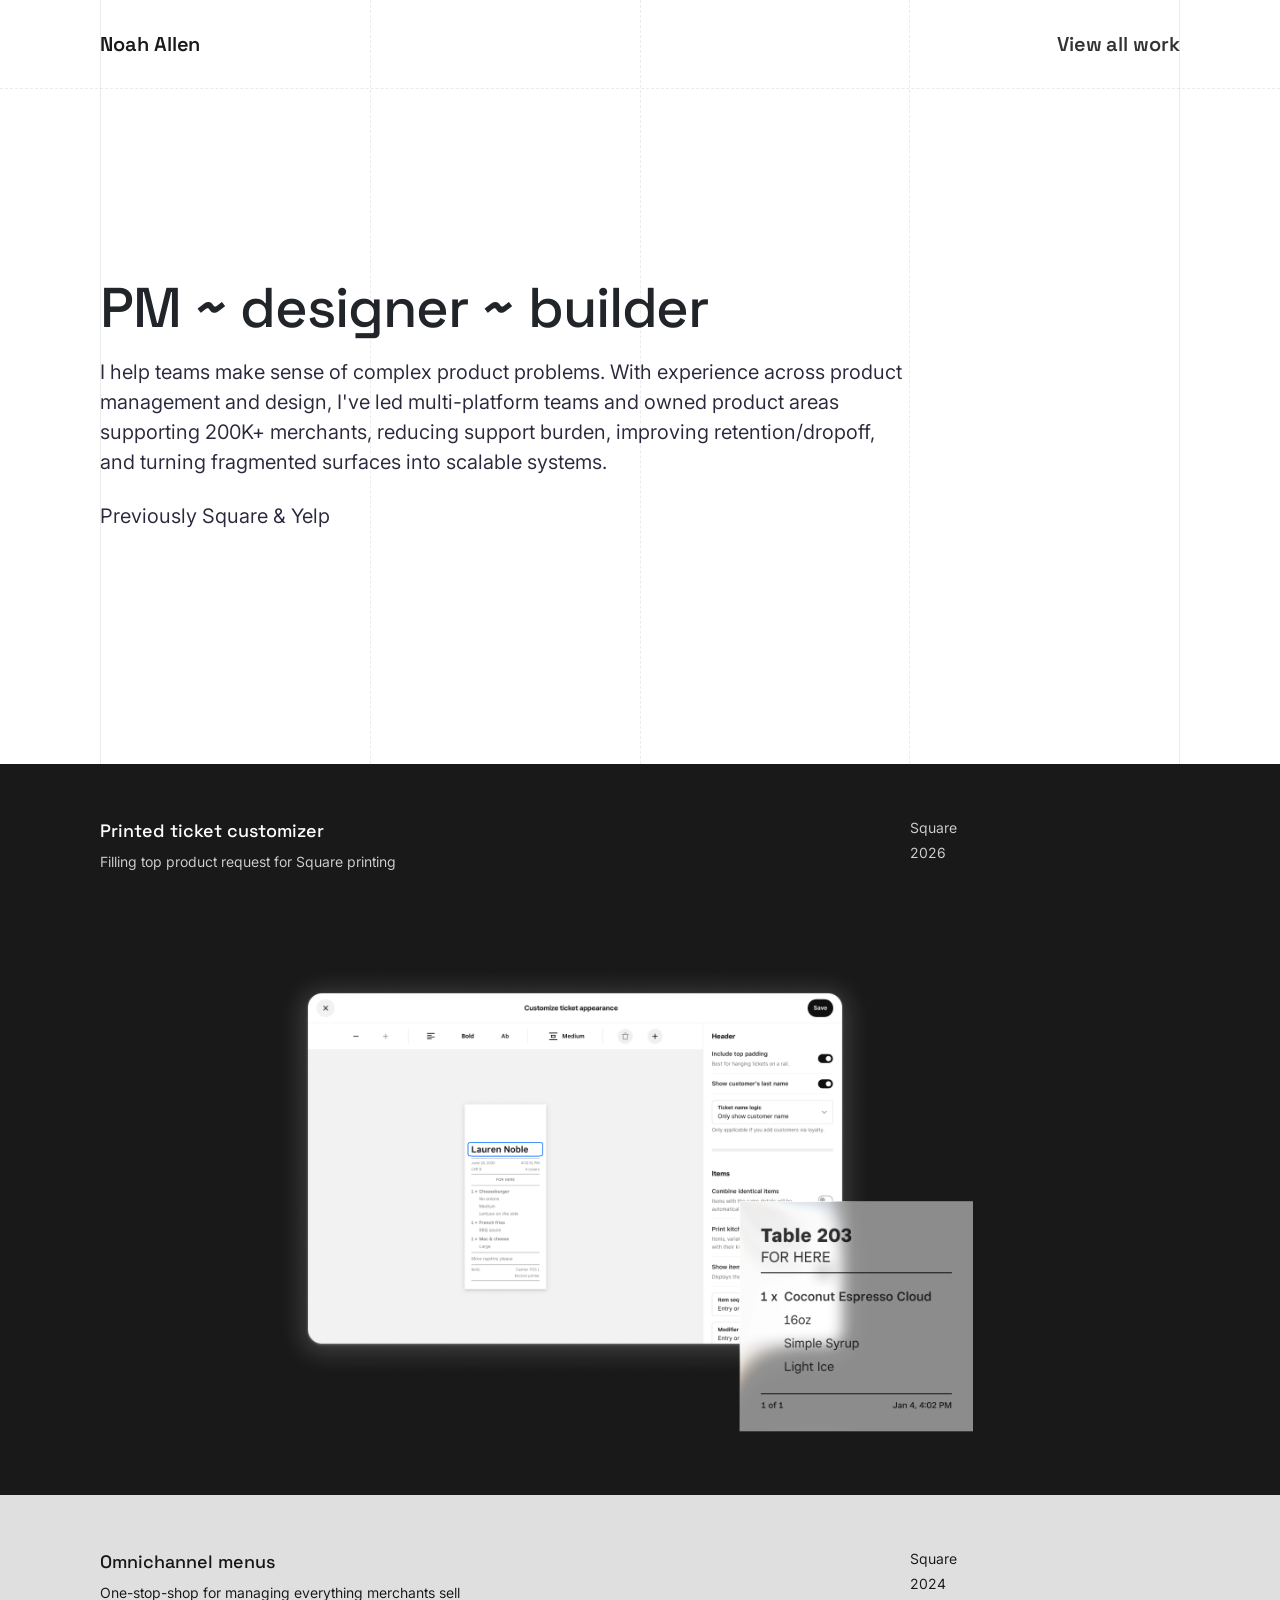
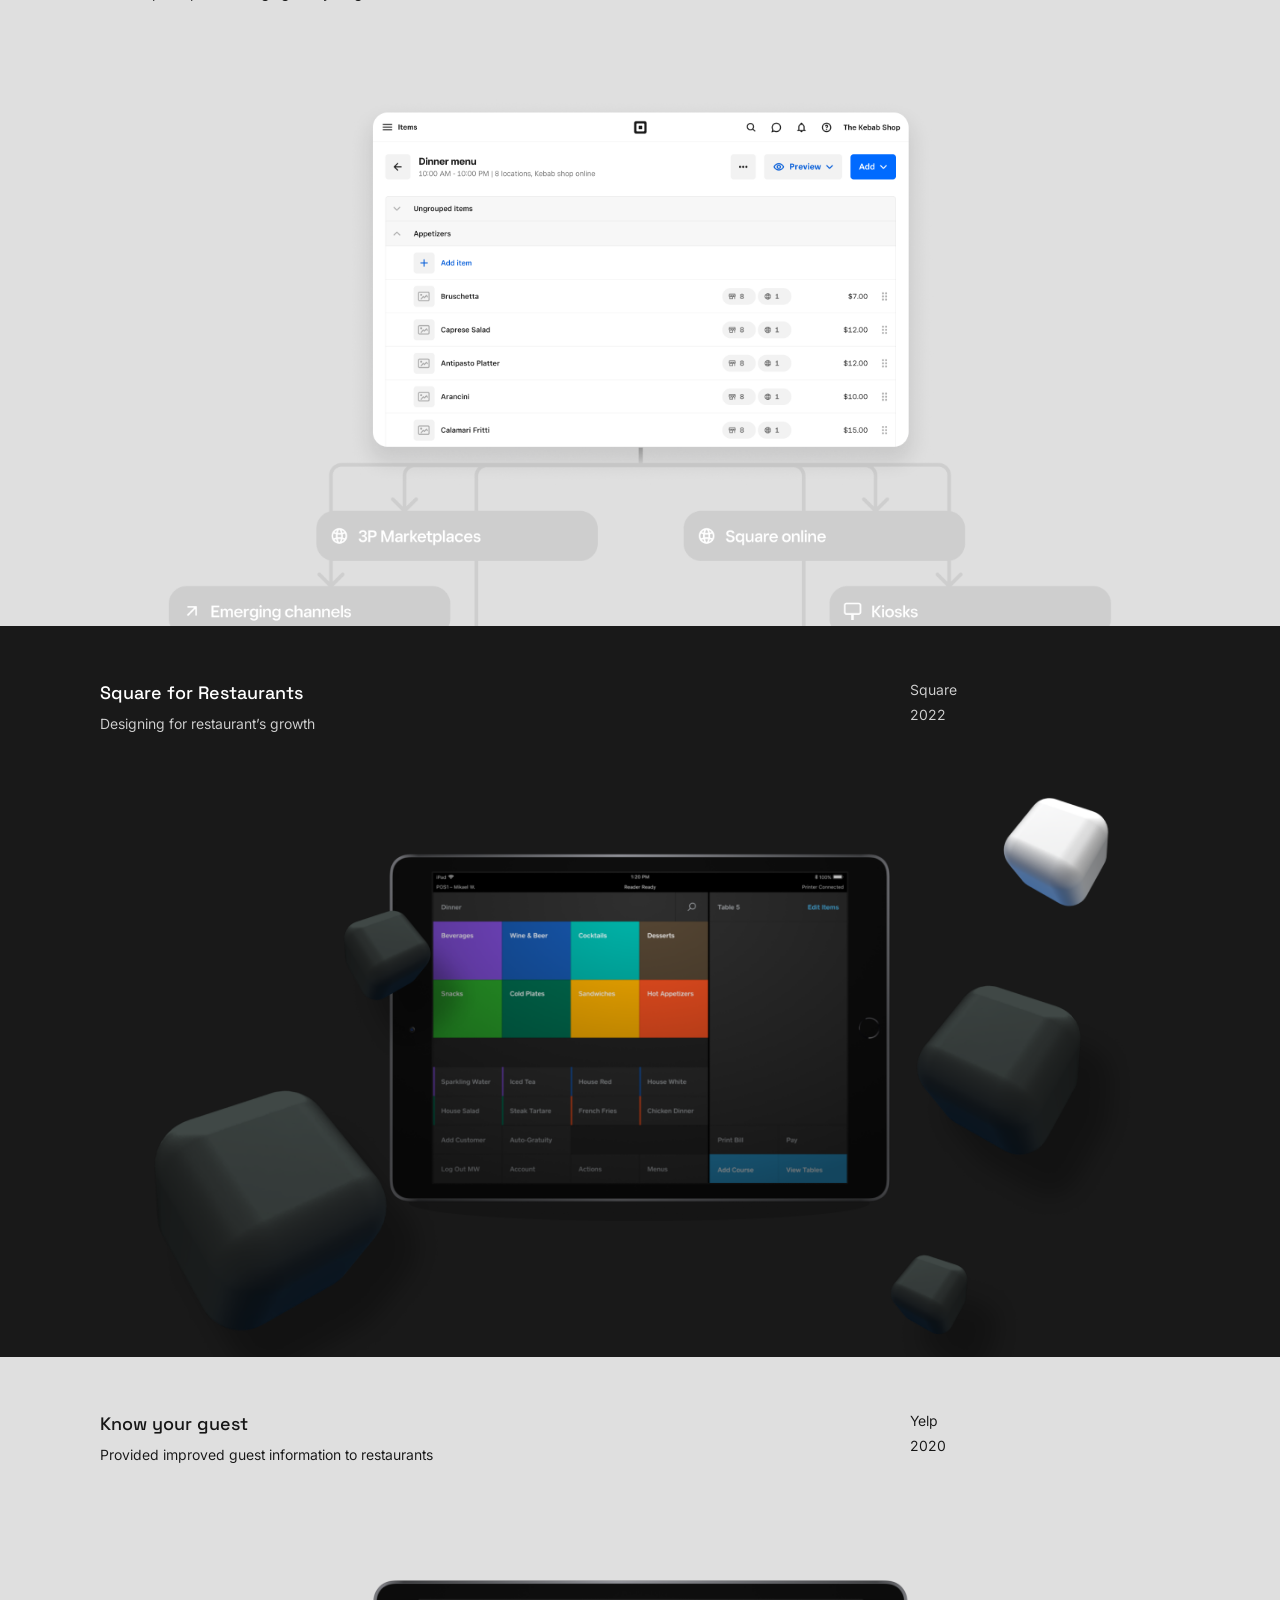
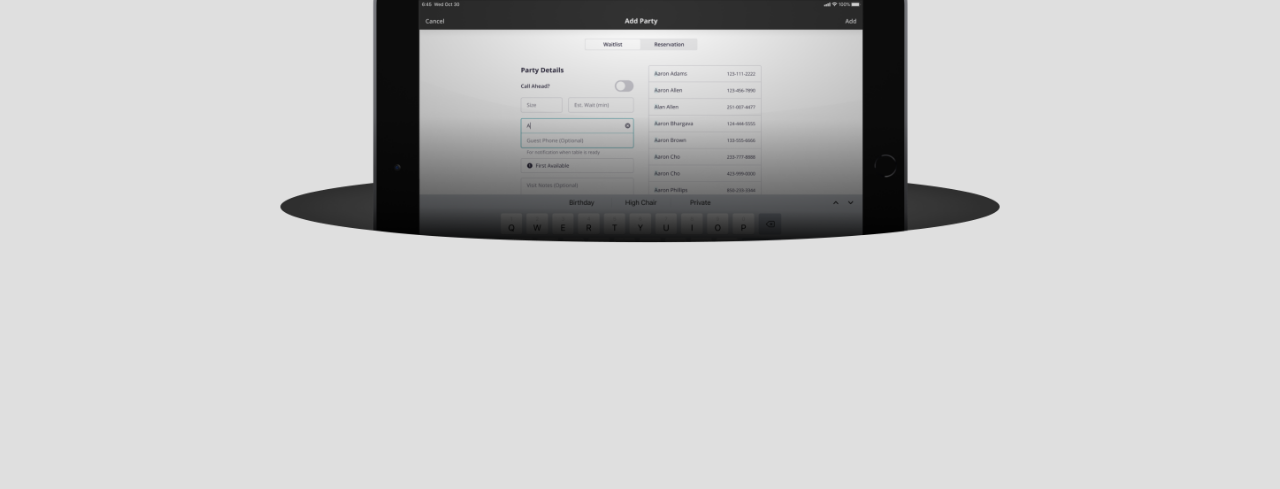
<file: index.html>
<!doctype html>
<html xmlns:og="http://opengraphprotocol.org/schema/" xmlns:fb="http://www.facebook.com/2008/fbml" lang="en-US"  class="touch-styles ">
  <head>
    <meta http-equiv="X-UA-Compatible" content="IE=edge,chrome=1">
    <meta name="viewport" content="width=device-width, initial-scale=1.0, shrink-to-fit=no">
    <!-- This is Squarespace. --><!-- synthesizer-yellow-887a -->
<base href="">
<meta charset="utf-8" />
<title>Noah Allen</title>

<link rel="preconnect" href="https://fonts.googleapis.com">
<link rel="preconnect" href="https://fonts.gstatic.com" crossorigin>
<link href="https://fonts.googleapis.com/css2?family=Space+Grotesk:wght@300;400;500;600;700&display=swap" rel="stylesheet">
<link href="https://fonts.googleapis.com/css2?family=Inter:wght@100;200;300;400;500;600;700;800;900&display=swap" rel="stylesheet">


<link rel="stylesheet" href="styles/styles.css" />
<link href="https://cdn.jsdelivr.net/npm/bootstrap@5.0.2/dist/css/bootstrap.min.css" rel="stylesheet" integrity="sha384-EVSTQN3/azprG1Anm3QDgpJLIm9Nao0Yz1ztcQTwFspd3yD65VohhpuuCOmLASjC" crossorigin="anonymous">
<link rel="icon" type="image/png" href="favicon.png"/>


  </head>
  <!-- Mobile Styles Enabled -->


      
<body>

  <div class='col-12 sketch-lines-container d-none d-sm-block'>
    <div class='sketch-lines hor-main-spacing'>
      <div class='sketch-line d-none d-lg-block col-lg-3'></div>
      <div class='sketch-line d-none d-lg-block col-lg-3'></div>
      <div class='sketch-line d-none d-sm-block col-sm-6 col-lg-3'></div>
      <div class='sketch-line-right d-none d-sm-block col-sm-6 col-lg-3'></div>
    </div>
  </div>


  <header id="header" class="row hor-main-spacing px-lg-0 " >
    <div class="col-6 " style='padding: 0px;'>
      
        <h3 class="site-title"><a href="index.html">Noah Allen</a></h3>
        
      
      </div>
  
        <div class="col-6 row" id='navigation-as'>
          <nav class="site-navigation" role="navigation" data-content-field="navigation">
        
                  <div class="nav-item index active homepage" id="id-5be735d0b8a0453fd31dd497">
                    <a href="index.html" class="nav-item-index primary-nav-wrapper ">
                      <h3>View all work</h3>
                    </a>
                  </div>
                
            </nav>
           
    </div>
  </header>


     

      
        
      

    </div>

  </div>


          
        

        <main role="main">
          
          
          
          <div class="splash-container hor-main-spacing px-lg-0 py-4 pt-lg-0 mt-lg-0">
              <div class="col-12 col-md-9 col-xl-9 col-lg-9 pe-xxl-5 pe-xl-0 align-middle">
                  <div class='splash-copy align-middle pe-xxl-5 pe-xl-0 py-3 py-md-0'>
                    <div class='splash-header'>PM ~ designer ~ builder</div>
                    <p class='splash-subhead'>I help teams make sense of complex product problems. With experience across product management and design, I've led multi-platform teams and owned product areas supporting 200K+ merchants, reducing support burden, improving retention/dropoff, and turning fragmented surfaces into scalable systems.</p>
                    <p class='splash-subhead'>Previously Square & Yelp</p>
                </div>
            </div>
          </div>



    <div id='all-proj-background' class='background-light'>
        <a href='ticket-customization.html' class="position-relative">
          <div class='dark-gray-splash-blocks container-fluid position-relative pt-3 pt-sm-5'>
            <div class='hor-main-spacing pt-2' >
              <div class='pb-5' style='display:flex; flex-direction: row;'>
                <div class='col-12 col-sm-9'>
                  <h4 class="text-white">Printed ticket customizer</h4>
                  <h5 class='text-secondary-white'>Filling top product request for Square printing</h5>
                </div>
                <div class='col-3 d-none d-sm-block'>
                  <h5 class="text-secondary-white margin-bottom-8">Square</h5>
                  <h5 class='text-secondary-white'>2026</h5>
                </div>
              </div>
              <img src='custom-printed-tickets.png' class="img-fluid" alt="..."  >
            </div>
          </div>
      </a>

      <a href='omnichannel-menus.html' class="position-relative">
          <div class='light-gray-splash-blocks container-fluid position-relative pt-3 pt-sm-5'>
            <div class='hor-main-spacing pt-2' >
              <div class='pb-5' style='display:flex; flex-direction: row;'>
                <div class='col-12 col-sm-9'>
                  <h4 style='color: rgba(0, 0, 0, 0.9);'>Omnichannel menus</h4>
                  <h5 style='color: rgba(0, 0, 0, 0.9);'>One-stop-shop for managing everything merchants sell</h5>
                </div>
                <div class='col-3 d-none d-sm-block'>
                  <h5 class='margin-bottom-8' style='color: rgba(0, 0, 0, 0.9);'>Square</h5>
                  <h5 style='color: rgba(0, 0, 0, 0.9);'>2024</h5>
                </div>
              </div>
              <img src='omnichannel-cover.png' class="img-fluid" alt="..."  >
            </div>
          </div>
      </a>

        <a href='square-restaurants.html' class="position-relative">
            <div class='dark-gray-splash-blocks container-fluid position-relative pt-3 pt-sm-5'>
                <div class='hor-main-spacing pt-2' >
                  <div class='pb-5' style='display:flex; flex-direction: row;'>
                    <div class='col-12 col-sm-9'>
                      <h4 class="text-white" >Square for Restaurants</h4>
                      <h5 class='text-secondary-white' >Designing for restaurant’s growth</h5>
                    </div>
                    <div class='col-3 d-none d-sm-block'>
                      <h5 class="text-secondary-white margin-bottom-8" >Square</h5>
                      <h5 class='text-secondary-white' >2022</h5>
                      
                    </div>
                  </div>  
                  <img src='Square-Cover.png' class="img-fluid" alt="..."  >

                </div>
               
              </div>
        </a>
      
      
      <a href='know-your-guest.html' class="position-relative">
          <div class='light-gray-splash-blocks container-fluid position-relative pt-3 pt-sm-5'>
            <div class='hor-main-spacing pt-2' >
              <div class='pb-5' style='display:flex; flex-direction: row;'>
                <div class='col-12 col-sm-9'>
                  <h4 style='color: rgba(0, 0, 0, 0.9);'>Know your guest</h4>
                  <h5 style='color: rgba(0, 0, 0, 0.9);'>Provided improved guest information to restaurants</h5>
                </div>
                <div class='col-3 d-none d-sm-block'>
                  <h5 class='margin-bottom-8' style='color: rgba(0, 0, 0, 0.9);'>Yelp</h5>
                  <h5 style='color: rgba(0, 0, 0, 0.9);'>2020</h5>
                  
                </div>
              </div>  
              <img src='kyg-cover.png' class="img-fluid" alt="..."  >

            </div>
             
            </div>
      </a>


      
    </div>
    </main>
  




  </body>
</html>
</file>
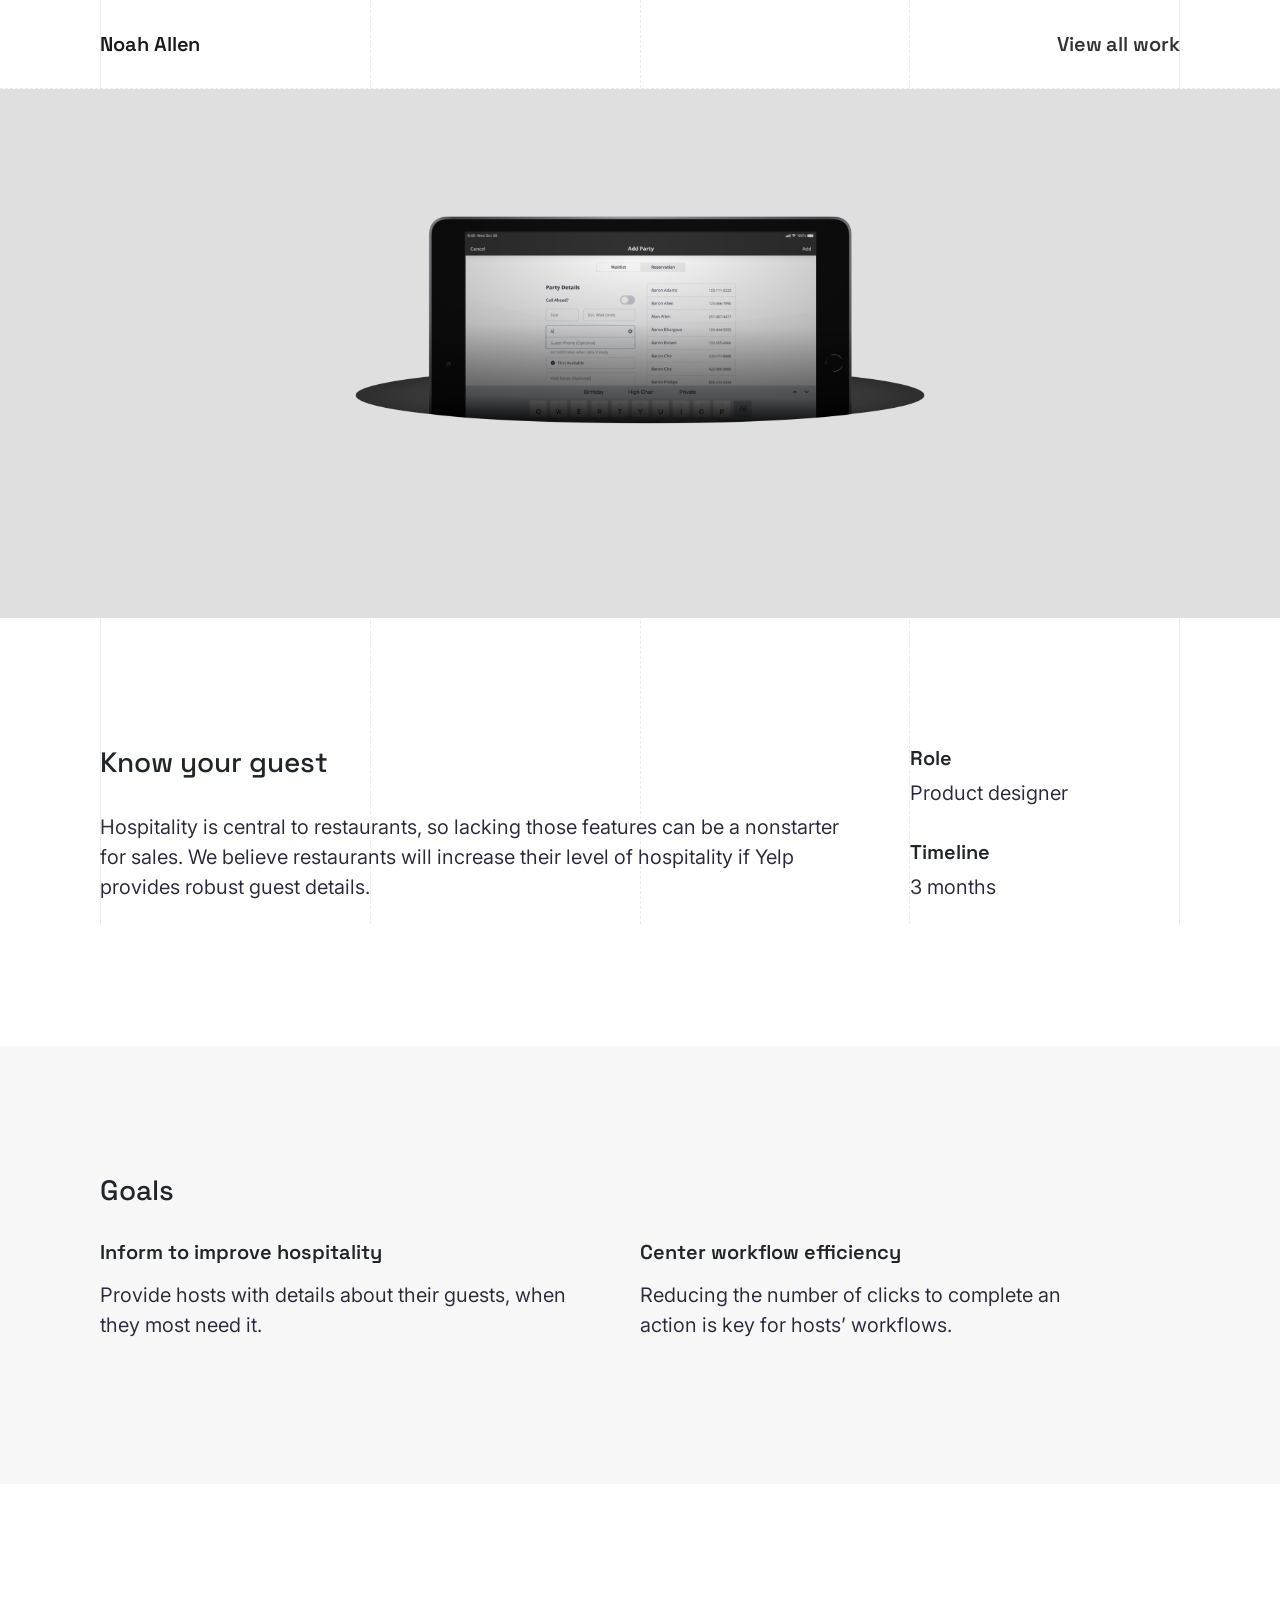
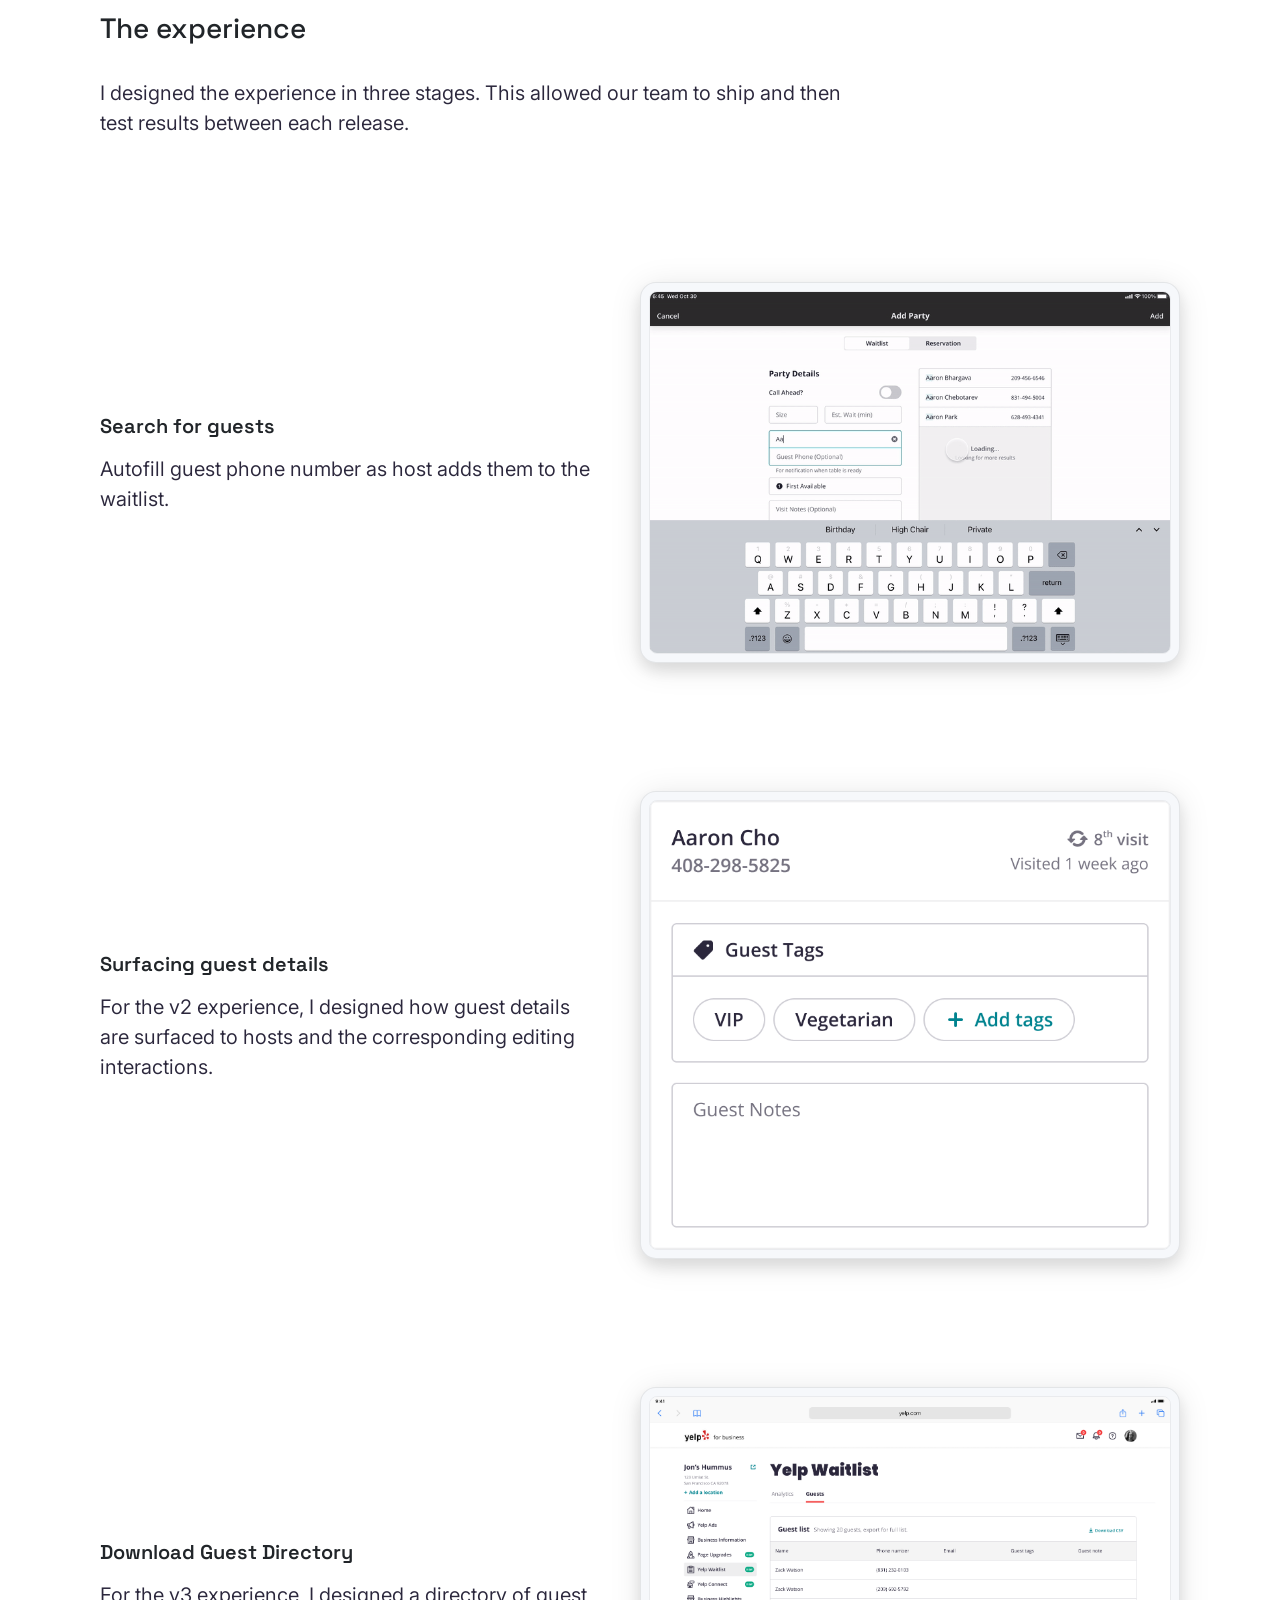
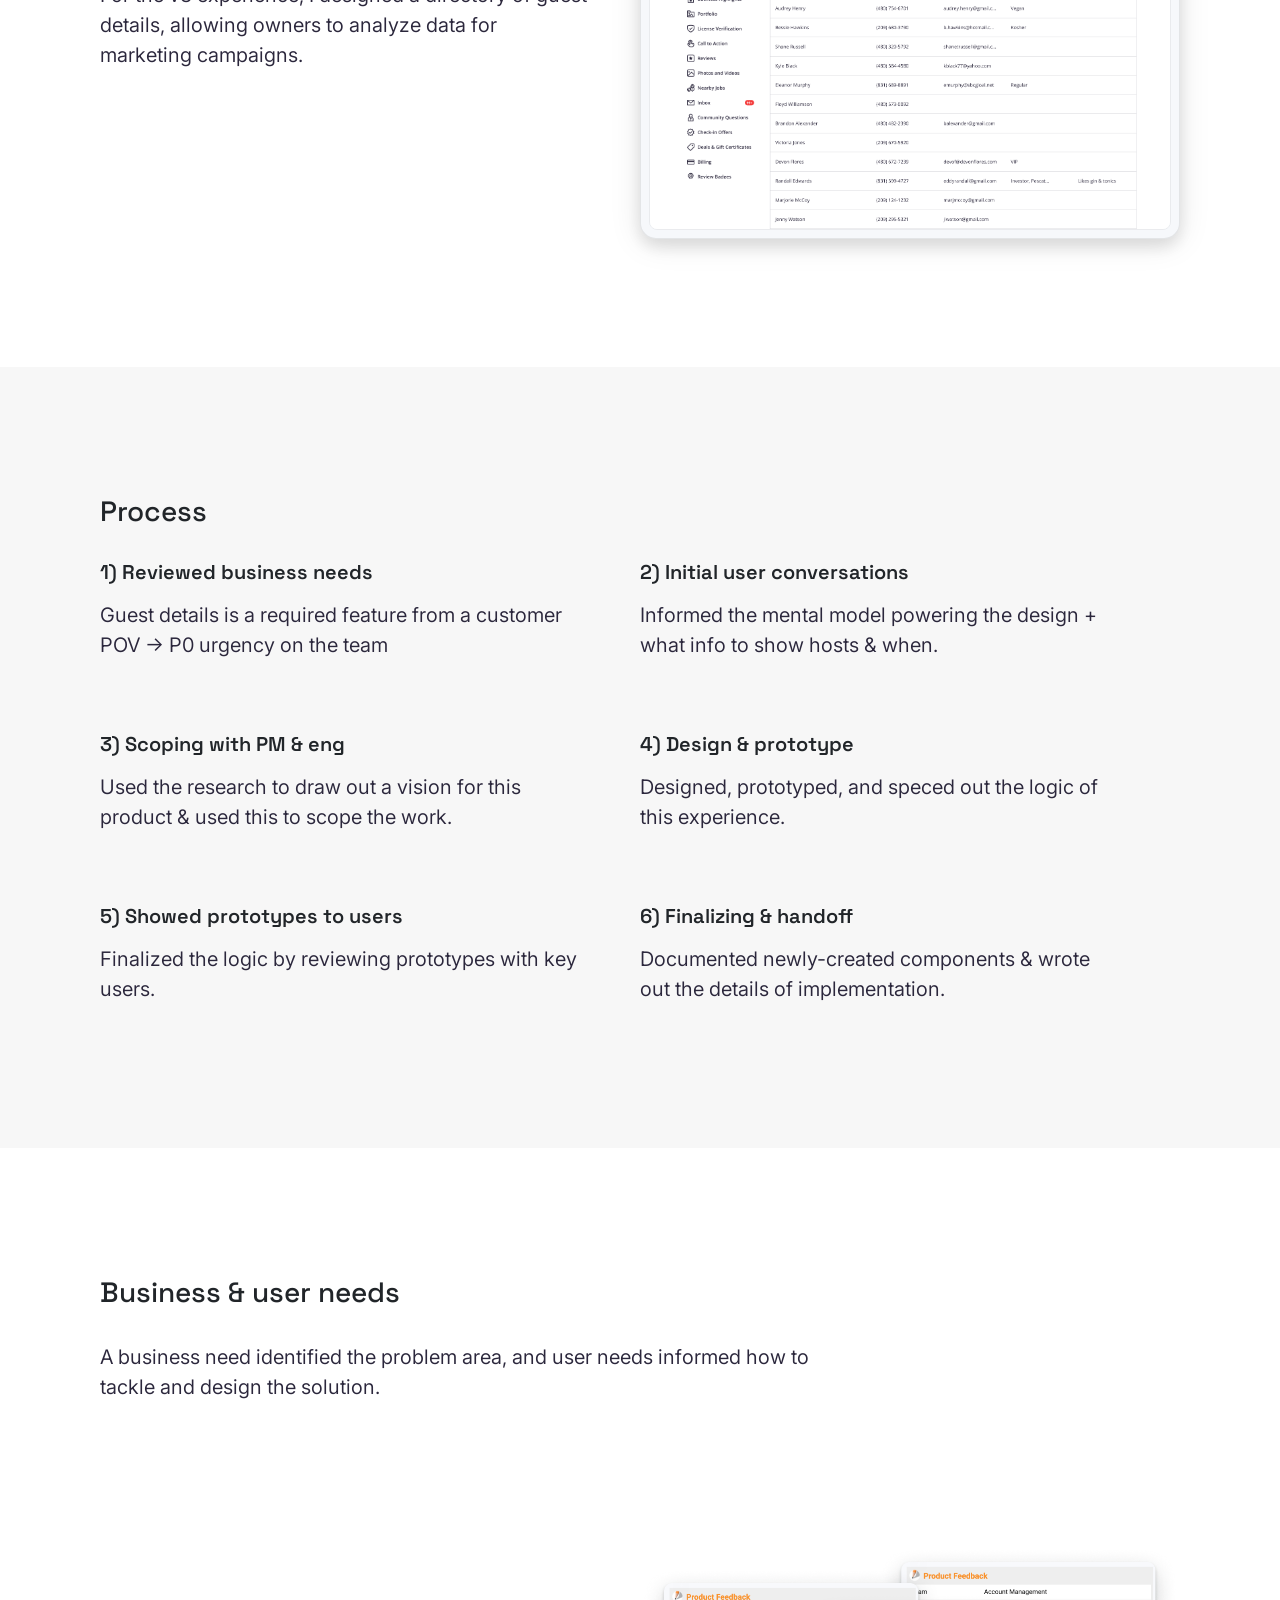
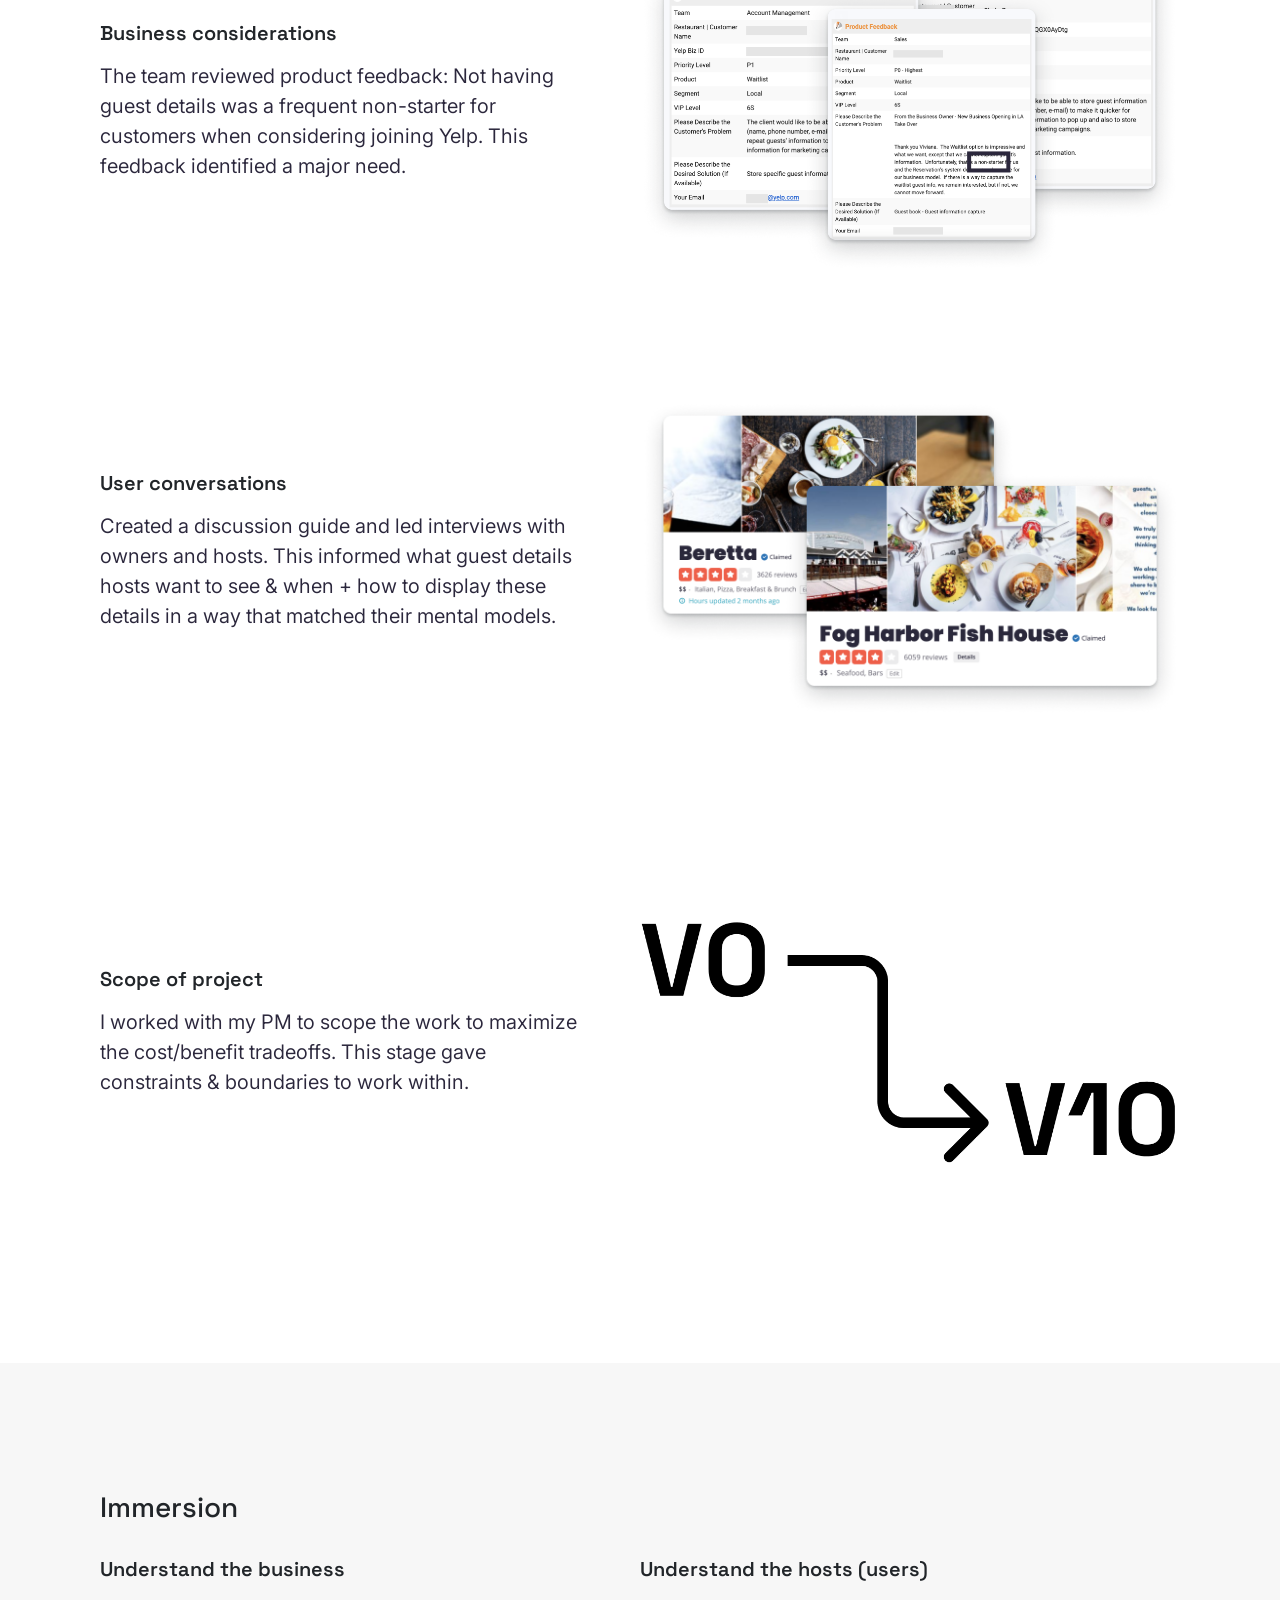
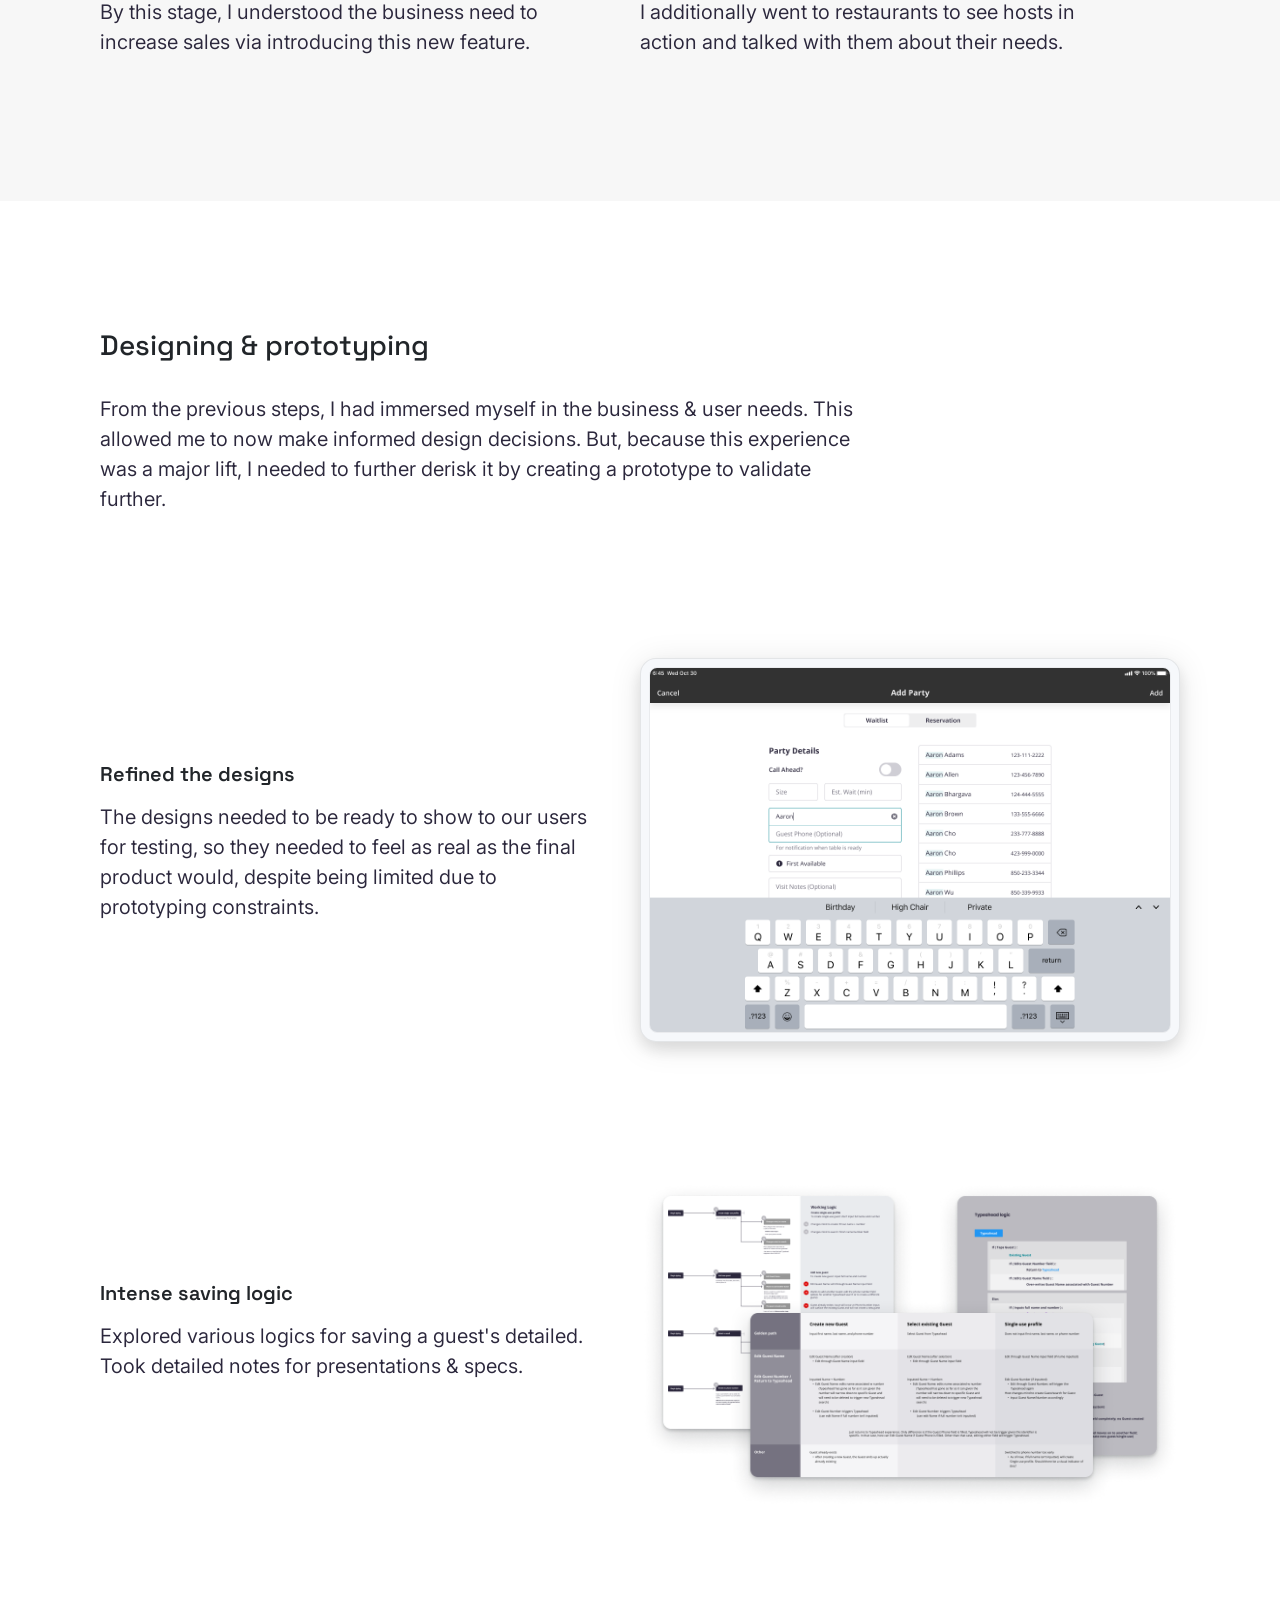
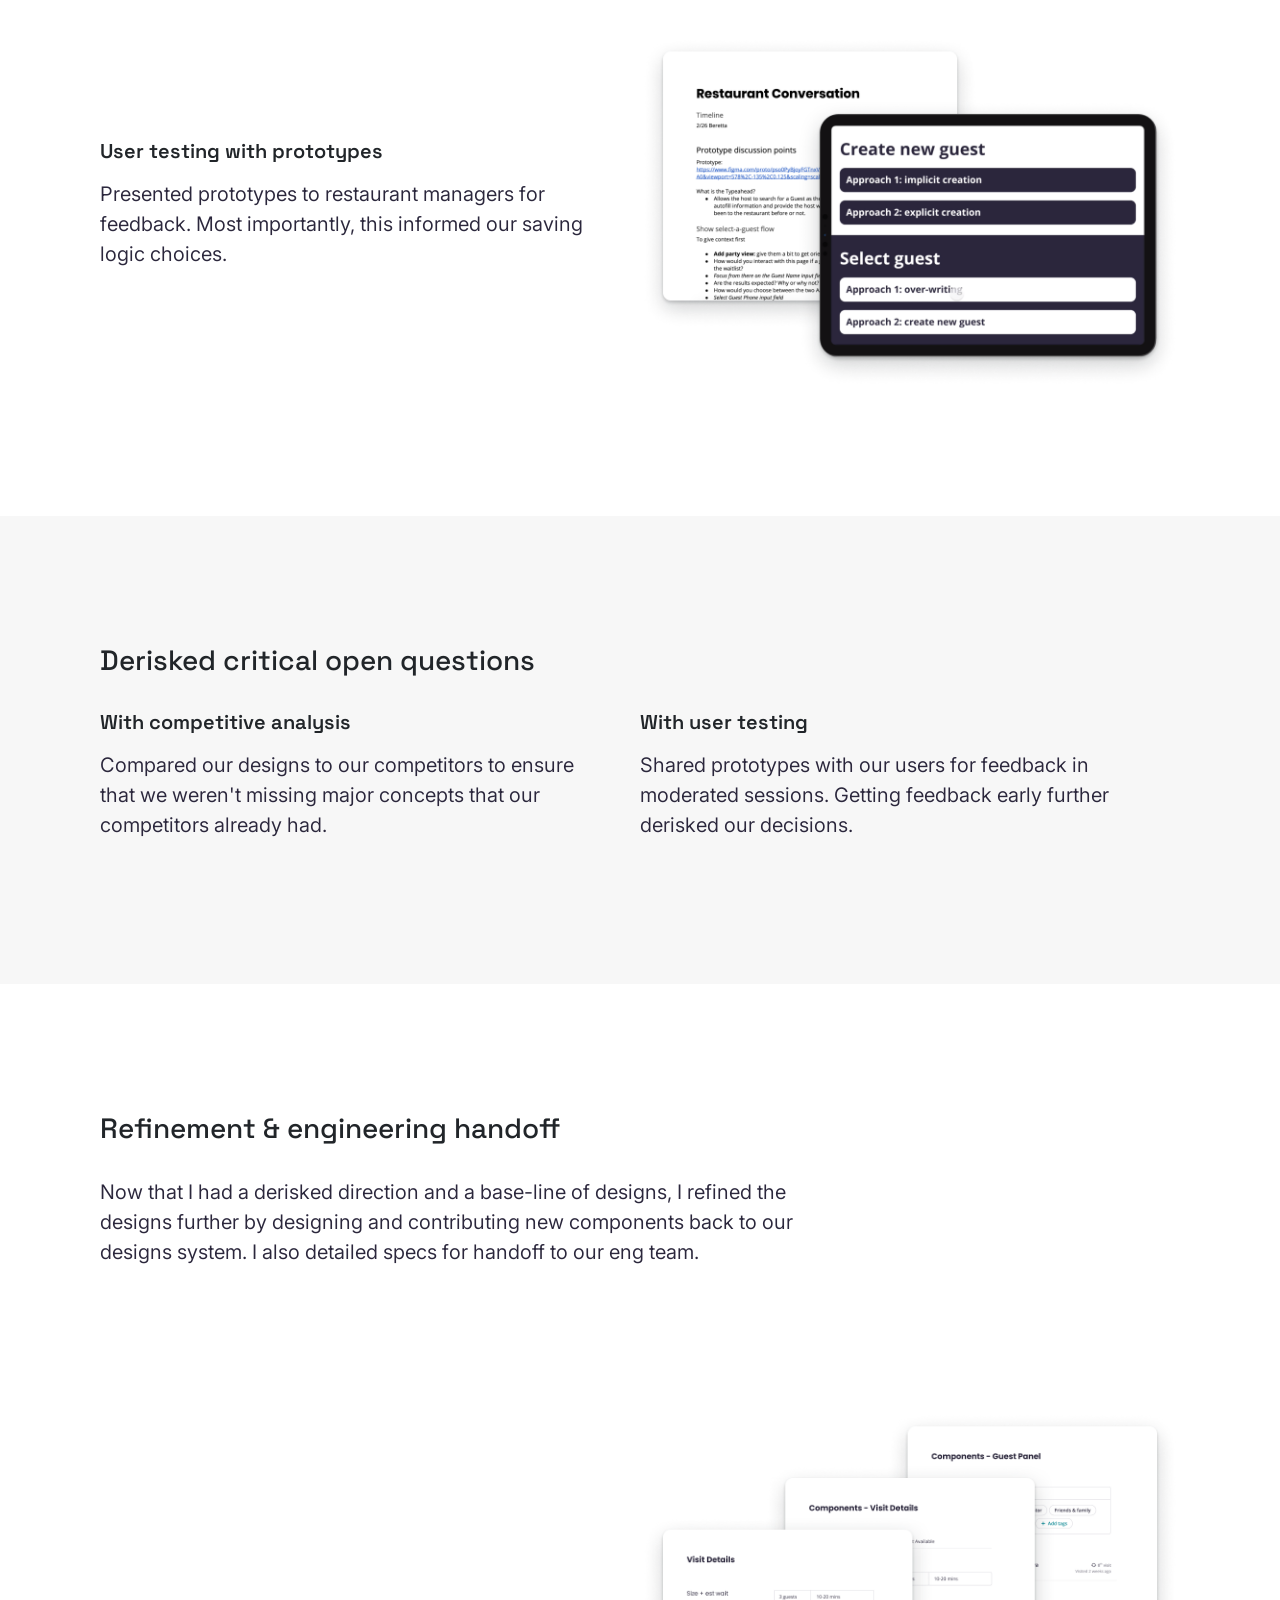
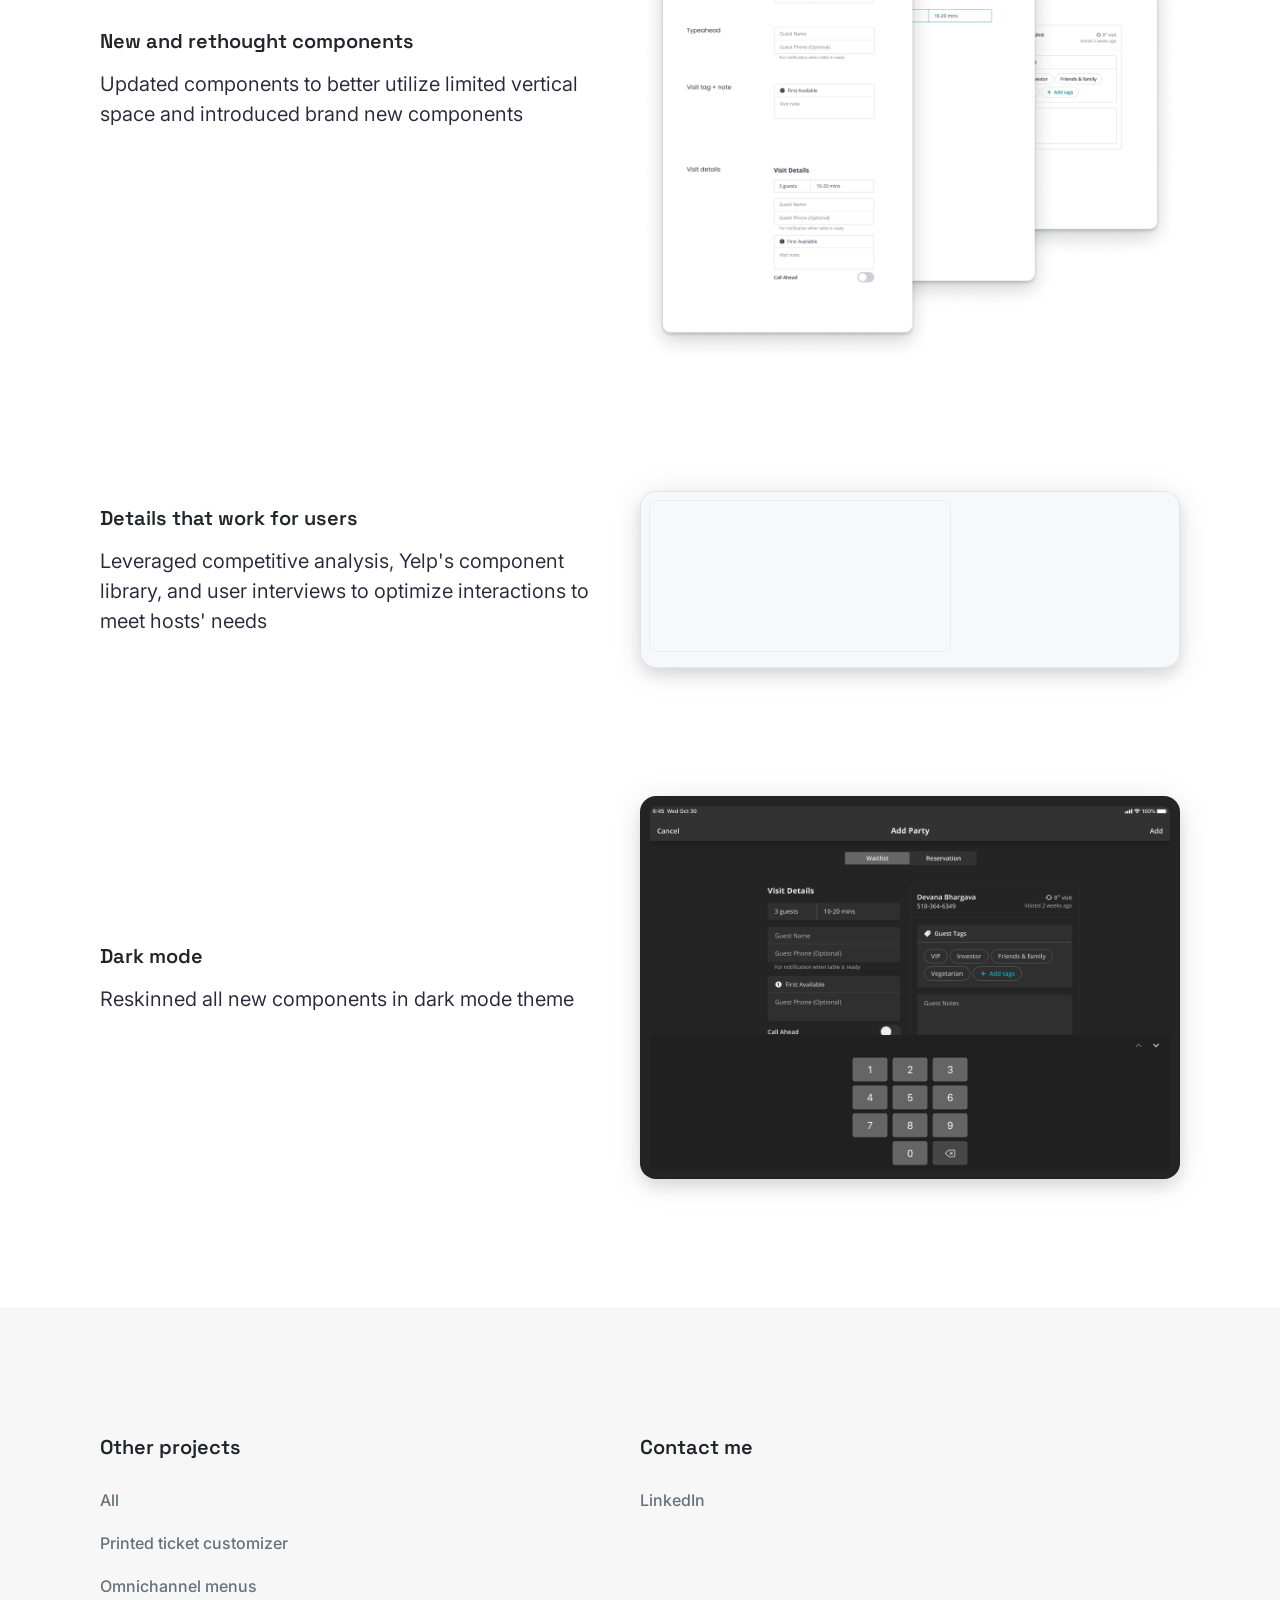
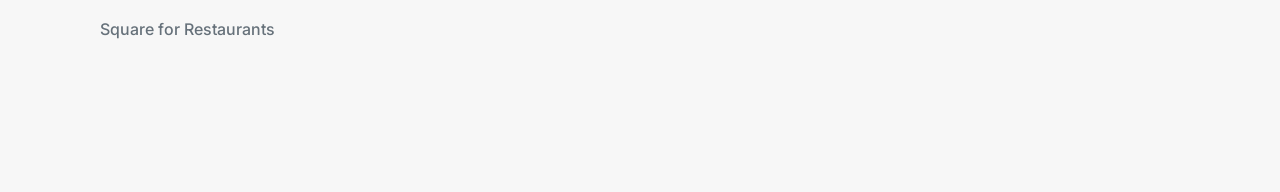
<file: know-your-guest.html>
<!doctype html>
<html xmlns:og="http://opengraphprotocol.org/schema/" xmlns:fb="http://www.facebook.com/2008/fbml" lang="en-US"  class="touch-styles ">
  <head>
    <meta http-equiv="X-UA-Compatible" content="IE=edge,chrome=1">
    <meta name="viewport" content="width=device-width, initial-scale=1.0, shrink-to-fit=no">
    <!-- This is Squarespace. --><!-- synthesizer-yellow-887a -->
<base href="">
<meta charset="utf-8" />
<title>Yelp: know your guest &mdash; Noah Allen</title>

<link rel="preconnect" href="https://fonts.googleapis.com">
<link rel="preconnect" href="https://fonts.gstatic.com" crossorigin>
<link href="https://fonts.googleapis.com/css2?family=Space+Grotesk:wght@300;400;500;600;700&display=swap" rel="stylesheet">
<link href="https://fonts.googleapis.com/css2?family=Inter:wght@100;200;300;400;500;600;700;800;900&display=swap" rel="stylesheet">


<link rel="stylesheet" href="styles/styles.css" />
<link href="https://cdn.jsdelivr.net/npm/bootstrap@5.0.2/dist/css/bootstrap.min.css" rel="stylesheet" integrity="sha384-EVSTQN3/azprG1Anm3QDgpJLIm9Nao0Yz1ztcQTwFspd3yD65VohhpuuCOmLASjC" crossorigin="anonymous">
<link rel="icon" type="image/png" href="favicon.png"/>


  </head>
  <!-- Mobile Styles Enabled -->
  <body id="collection-5eba22b26d0cf6792a5a08ef" class="site-spacing-extra-small site-outer-padding-medium site-alignment-center tweak-site-ajax-loading-enable ancillary-header-full-width tweak-header-cart-style-text  ancillary-header-branding-position-left ancillary-header-tagline-position-left ancillary-header-primary-nav-position-right ancillary-header-secondary-nav-position-right ancillary-header-cart-position-right ancillary-header-left-layout-horizontal ancillary-header-center-layout-stacked ancillary-header-right-layout-horizontal ancillary-header-account-position-left tweak-header-account-style-text  tweak-mobile-bar-account-style-text show-desktop-folder-indicator   scale-heading-3-font-size scale-quote-font-size quote-alignment-center show-quotation-marks   show-events-banner           show-events-title              show-collection-page-header show-collection-page-footer banner-height-small banner-image-alignment-center    banner-text-alignment-center page-banner-text-width-small  scale-banner-description-font-size  banner-text-background-indent-custom scale-page-title-font-size scale-page-description-font-size intro-text-width-large intro-text-height-medium scale-index-title-font-size scale-index-description-font-size index-intro-text-width-medium index-intro-text-height-extra-large index-item-width-half index-item-height-medium index-item-spacing-small    index-item-image-alignment-center index-item-image-crop  index-item-title-display-on-hover index-item-title-alignment-center scale-index-item-title-font-size  show-index-item-categories  project-image-alignment-center project-image-spacing-medium project-banner-spacing-small show-project-captions project-image-portrait-caption-style-alternate  project-image-landscape-caption-style-offset project-left-image-portrait-caption-style-standard project-left-image-landscape-caption-style-standard project-right-image-portrait-caption-style-standard project-right-image-landscape-caption-style-standard    tweak-project-slide-transition image-caption-title-alignment-center scale-image-caption-title-font image-caption-body-alignment-center scale-image-caption-body-font show-index-navigation index-link-spacing-large scale-index-link-font-size index-link-style-list-inline index-link-delimiter-type-none show-next-label-only tweak-page-transition-animation tweak-mobile-bar-position-top-fixed tweak-transparent-fixed-mobile-bar tweak-mobile-bar-branding-position-left tweak-mobile-bar-menu-icon-position-right tweak-mobile-bar-site-tagline-position-below-branding  tweak-mobile-bar-cart-style-text tweak-icon-weight-light  tweak-blog-meta-primary-date tweak-blog-meta-secondary-category tweak-blog-list-style-grid tweak-blog-list-separator-show tweak-blog-list-alignment-left tweak-blog-list-item-image-show tweak-blog-list-item-image-aspect-ratio-grid-32-standard tweak-blog-list-item-image-aspect-ratio-stacked-11-square tweak-blog-list-item-title-show tweak-blog-list-item-excerpt-show tweak-blog-list-item-body-show tweak-blog-list-item-readmore-below-excerpt tweak-blog-list-item-meta-position-above-title tweak-blog-list-pagination-link-label-show tweak-blog-list-pagination-link-icon-show tweak-blog-list-pagination-link-icon-weight-light tweak-blog-item-alignment-center tweak-blog-item-meta-position-above-title tweak-blog-item-share-position-above-content  tweak-blog-item-pagination-link-label-show tweak-blog-item-pagination-link-title-show tweak-blog-item-pagination-link-meta-hide tweak-blog-item-pagination-link-icon-weight-hairline   event-thumbnails event-thumbnail-size-32-standard event-date-label event-date-label-time event-list-show-cats event-list-date event-list-time event-list-address   event-icalgcal-links  event-excerpts  event-item-back-link    gallery-design-grid aspect-ratio-auto lightbox-style-light gallery-navigation-bullets gallery-info-overlay-show-on-hover gallery-aspect-ratio-32-standard gallery-arrow-style-no-background gallery-transitions-fade gallery-show-arrows gallery-auto-crop   tweak-product-list-image-aspect-ratio-23-standard-vertical tweak-product-list-item-hover-behavior-show-alternate-image tweak-product-list-meta-position-overlay tweak-product-list-mobile-meta-position-under tweak-product-list-meta-alignment-under-center tweak-product-list-meta-alignment-overlay-center-center tweak-product-list-show-title tweak-product-list-show-price tweak-product-list-filter-display-left-side tweak-product-list-filter-alignment-left tweak-product-item-nav-show-none tweak-product-item-nav-pagination-style-previousnext tweak-product-item-nav-breadcrumb-alignment-left tweak-product-item-nav-pagination-alignment-split tweak-product-item-gallery-position-left tweak-product-item-gallery-design-slideshow tweak-product-item-gallery-aspect-ratio-23-standard-vertical tweak-product-item-gallery-thumbnail-alignment-center tweak-product-item-details-alignment-left tweak-product-item-details-show-title tweak-product-item-details-show-price tweak-product-item-details-show-excerpt tweak-product-item-details-excerpt-position-below-price tweak-product-item-details-show-share-buttons tweak-product-item-details-show-variants tweak-product-item-details-show-quantity tweak-product-item-details-options-style-square tweak-product-item-details-show-add-to-cart-button tweak-product-item-details-add-to-cart-button-style-outline tweak-product-item-details-add-to-cart-button-shape-square tweak-product-item-details-add-to-cart-button-padding-medium tweak-product-item-image-zoom-enabled tweak-product-item-image-zoom-behavior-click tweak-product-item-lightbox-enabled tweak-related-products-image-aspect-ratio-11-square tweak-related-products-meta-alignment-under-center tweak-product-badge-style-square tweak-product-badge-position-top-right tweak-product-badge-inset-floating newsletter-style-dark hide-opentable-icons opentable-style-dark small-button-style-outline small-button-shape-square medium-button-style-outline medium-button-shape-rounded large-button-style-outline large-button-shape-square image-block-poster-text-alignment-center image-block-card-dynamic-font-sizing image-block-card-content-position-center image-block-card-text-alignment-left image-block-overlap-dynamic-font-sizing image-block-overlap-content-position-center image-block-overlap-text-alignment-left image-block-collage-dynamic-font-sizing image-block-collage-content-position-top image-block-collage-text-alignment-left image-block-stack-dynamic-font-sizing image-block-stack-text-alignment-left button-style-outline button-corner-style-square tweak-product-quick-view-button-style-floating tweak-product-quick-view-button-position-bottom tweak-product-quick-view-lightbox-excerpt-display-truncate tweak-product-quick-view-lightbox-show-arrows tweak-product-quick-view-lightbox-show-close-button tweak-product-quick-view-lightbox-controls-weight-light tweak-share-buttons-style-icon-only tweak-share-buttons-icons-show tweak-share-buttons-labels-show tweak-share-buttons-counts-show  tweak-share-buttons-standard-background-color native-currency-code-usd collection-5eba22b26d0cf6792a5a08ef collection-type-page collection-layout-default mobile-style-available has-site-title has-primary-nav has-secondary-nav" data-controller="BodyClassController">

  <div class="overflow-wrapper">

    
  <div class='col-12 sketch-lines-container d-none d-sm-block'>
    <div class='sketch-lines hor-main-spacing'>
      <div class='sketch-line d-none d-lg-block col-lg-3'></div>
      <div class='sketch-line d-none d-lg-block col-lg-3'></div>
      <div class='sketch-line d-none d-sm-block col-sm-6 col-lg-3'></div>
      <div class='sketch-line-right d-none d-sm-block col-sm-6 col-lg-3'></div>
    </div>
  </div>
  




    <div id="site" class="site-container">

  
      
      <header id="header" class="row hor-main-spacing px-lg-0 " >
        <div class="col-6 " style='padding: 0px;'>
          
            <h3 class="site-title"><a href="index.html">Noah Allen</a></h3>
            
          
          </div>
      
            <div class="col-6 row" id='navigation-as'>
              <nav class="site-navigation" role="navigation" data-content-field="navigation">
            
                      <div class="nav-item index active homepage" id="id-5be735d0b8a0453fd31dd497">
                        <a href="index.html" class="nav-item-index primary-nav-wrapper ">
                          <h3>View all work</h3>
                        </a>
                      </div>
                    
                </nav>
               
        </div>
      </header>


      <div id="content" class="content-container">

        

            




          
        

        <main id="page" class="site-page" role="main">
          <div class='light-gray-splash-blocks container-fluid position-relative pt-3 pt-sm-5' style='pointer-events: none;'>
            <div class='container col-11 col-sm-10 col-md-10 col-lg-8 pt-2' >
  
              <img style='margin-top: 24px;' src='kyg-cover.png' class="img-fluid" alt="..."  >

            </div>

          </div>
            
            

          <div class="vertical-spacing-128 row hor-main-spacing gx-0" data-content-field="main-content">

            <div class='col-12 col-lg-9 pe-0 pe-md-5'>
              <h2 class='margin-bottom-32'>Know your guest</h2>
              <p>Hospitality is central to restaurants, so lacking those features can be a nonstarter for sales. We believe restaurants will increase their level of hospitality if Yelp provides robust guest details.</p>
            </div>
            <div class='col-md-12 col-lg-3 d-none d-md-flex row gx-0 pt-0 pt-md-4 pt-lg-0'>
              <div class='col-12 col-md-6 col-lg-12'>
                <h3 class='margin-bottom-8'>Role</h3>
                <p class='margin-bottom-32'>Product designer</p>
              </div>
              <div class='col-12 col-md-6 col-lg-12'>
                <h3 class='margin-bottom-8'>Timeline</h3>
                <p>3 months</p>
              </div>
            </div>
            
          </div>

          <div class='col-12 background-light vertical-spacing-128'>
            <div class="hor-main-spacing gx-0" data-content-field="main-content">
              <h2 class='margin-bottom-32'>Goals</h2>
  
              <div class='col-12 row'>
                <div class='col-12 col-md-6 pe-md-5 pb-5 pb-md-0'>
                  <h3 class='margin-bottom-16'>Inform to improve hospitality</h3>
                  <p>Provide hosts with details about their guests, when they most need it.</p>
                </div>
                <div class='col-12 col-md-6 pe-md-5'>
                  <h3 class='margin-bottom-16'>Center workflow efficiency</h3>
                  <p>Reducing the number of clicks to complete an action is key for hosts’ workflows.</p>
                </div>
              </div>
            
              
            </div>
          </div>

          <div class="vertical-spacing-128 row hor-main-spacing gx-0" data-content-field="main-content">

            <div class='col-12 col-md-9 pe-0 pe-md-5'>
              <h2 class='margin-bottom-32'>The experience</h2>
              <p>I designed the experience in three stages. This allowed our team to ship and then test results between each release.</p>
            </div>
            <div class='col-3 d-none d-md-block'>
              
            </div>
            
          </div>
    

          <div class="image-block row row hor-main-spacing gx-0" data-content-field="main-content">
              <div class='col-12 col-md-6 pe-0 pe-md-5'>
                <h3 class='margin-bottom-16'>Search for guests</h3>
                <p>Autofill guest phone number as host adds them to the waitlist.</p>
                    
              </div>
              <div class='col-12 col-md-6'>
                <div class='chrome-image-container'>
                  <img src='full-details-kyg.gif' class="img-fluid image-within-chrome" alt="...">
                </div>
              </div>
          </div>

          <div class="image-block row row hor-main-spacing gx-0" data-content-field="main-content">
            <div class='col-12 col-md-6 pe-0 pe-md-5'>
              <h3 class='margin-bottom-16'>Surfacing guest details</h3>
              <p>For the v2 experience, I designed how guest details are surfaced to hosts and the corresponding editing interactions.</p>
                  
            </div>
            <div class='col-12 col-md-6'>
              <div class='chrome-image-container'>
                <img src='Surfacing-Details.png' class="img-fluid image-within-chrome" alt="...">
              </div>
            </div>
        </div>

        <div class="image-block row row hor-main-spacing gx-0" data-content-field="main-content">
          <div class='col-12 col-md-6 pe-0 pe-md-5'>
            <h3 class='margin-bottom-16'>Download Guest Directory</h3>
            <p>For the v3 experience, I designed a directory of guest details, allowing owners to analyze data for marketing campaigns.</p>
                
          </div>
          <div class='col-12 col-md-6'>
            <div class='chrome-image-container'>
              <img src='Guest-Directory.png' class="img-fluid image-within-chrome" alt="...">
            </div>
          </div>
      </div>

      <div class='col-12 background-light vertical-spacing-128'>
        <div class="hor-main-spacing gx-0" data-content-field="main-content">
          <h2 class='margin-bottom-32'>Process</h2>

          <div class='col-12 row margin-bottom-56'>
            <div class='col-12 col-md-6 pe-md-5 pe-0 pb-5 pb-md-0'>
              <h3 class='margin-bottom-16'>1) Reviewed business needs</h3>
              <p>Guest details is a required feature from a customer POV -> P0 urgency on the team</p>
            </div>
            <div class='col-12 col-md-6 pe-md-5 pe-0'>
              <h3 class='margin-bottom-16'>2) Initial user conversations</h3>
              <p>Informed the mental model powering the design + what info to show hosts & when.</p>
            </div>
          </div>

          <div class='col-12 row margin-bottom-56'>
            <div class='col-12 col-md-6 pe-md-5 pe-0 pb-5 pb-md-0'>
              <h3 class='margin-bottom-16'>3) Scoping with PM & eng</h3>
              <p>Used the research to draw out a vision for this product & used this to scope the work.</p>
            </div>
            <div class='col-12 col-md-6 pe-md-5 pe-0'>
              <h3 class='margin-bottom-16'>4) Design & prototype</h3>
              <p>Designed, prototyped, and speced out the logic of this experience.</p>
            </div>
          </div>

          <div class='col-12 row'>
            <div class='col-12 col-md-6 pe-md-5 pe-0 pb-5 pb-md-0'>
              <h3 class='margin-bottom-16'>5) Showed prototypes to users</h3>
              <p>Finalized the logic by reviewing prototypes with key users.</p>
            </div>
            <div class='col-12 col-md-6 pe-md-5 pe-0'>
              <h3 class='margin-bottom-16'>6) Finalizing & handoff</h3>
              <p>Documented newly-created components & wrote out the details of implementation.</p>
            </div>
          </div>
        
          
        </div>
      </div>

      <div class="vertical-spacing-128 row hor-main-spacing gx-0" data-content-field="main-content">

        <div class='col-12 col-md-9 pe-0 pe-md-5'>
          <h2 class='margin-bottom-32'>Business & user needs</h2>
          <p>A business need identified the problem area, and user needs informed  how to tackle and design the solution.</p>
        </div>
        <div class='col-3 d-none d-md-block'>
          
        </div>
        
      </div>

      <div class="image-block row row hor-main-spacing gx-0" data-content-field="main-content">
        <div class='col-12 col-md-6 pe-0 pe-md-5'>
          <h3 class='margin-bottom-16'>Business considerations</h3>
          <p>The team reviewed product feedback: Not having guest details was a frequent non-starter for customers when considering joining Yelp. This feedback identified a major need.</p>
              
        </div>
        <div class='col-12 col-md-6'>
            <img src='Business-Considerations.png' class="img-fluid" alt="...">
        </div>
      </div>

      <div class="image-block row row hor-main-spacing gx-0" data-content-field="main-content">
        <div class='col-12 col-md-6 pe-0 pe-md-5'>
          <h3 class='margin-bottom-16'>User conversations</h3>
          <p>Created a discussion guide and led interviews with owners and hosts. This informed what guest details hosts want to see & when + how to display these details in a way that matched their mental models.</p>
              
        </div>
        <div class='col-12 col-md-6'>
            <img src='User-Conversations.png' class="img-fluid" alt="...">
          </div>
      </div>

      <div class="image-block row row hor-main-spacing gx-0" data-content-field="main-content">
        <div class='col-12 col-md-6 pe-0 pe-md-5'>
          <h3 class='margin-bottom-16'>Scope of project</h3>
          <p>I worked with my PM to scope the work to maximize the cost/benefit tradeoffs. This stage gave constraints & boundaries to work within.</p>
              
        </div>
        <div class='col-12 col-md-6'>
            <img src='v0tov10.png' class="img-fluid" alt="...">
          
        </div>
      </div>

      <div class='col-12 background-light vertical-spacing-128'>
        <div class="hor-main-spacing gx-0" data-content-field="main-content">
          <h2 class='margin-bottom-32'>Immersion</h2>

          <div class='col-12 row'>
            <div class='col-12 col-md-6 pe-md-5 pe-0 pb-5 pb-md-0'>
              <h3 class='margin-bottom-16'>Understand the business</h3>
              <p>By this stage, I understood the business need to increase sales via introducing this new feature.</p>
            </div>
            <div class='col-12 col-md-6 pe-md-5 pe-0'>
              <h3 class='margin-bottom-16'>Understand the hosts (users)</h3>
              <p>I additionally went to restaurants to see hosts in action and talked with them about their needs.</p>
            </div>
          </div>
        
          
        </div>
      </div>

      <div class="vertical-spacing-128 row hor-main-spacing gx-0" data-content-field="main-content">

        <div class='col-12 col-md-9 pe-0 pe-md-5'>
          <h2 class='margin-bottom-32'>Designing & prototyping</h2>
          <p>From the previous steps, I had immersed myself in the business & user needs. This allowed me to now make informed design decisions. But, because this experience was a major lift, I needed to further derisk it by creating a prototype to validate further.</p>
        </div>
        <div class='col-3 d-none d-md-block'>
          
        </div>
        
      </div>

      <div class="image-block row row hor-main-spacing gx-0" data-content-field="main-content">
        <div class='col-12 col-md-6 pe-0 pe-md-5'>
          <h3 class='margin-bottom-16'>Refined the designs</h3>
          <p>The designs needed to be ready to show to our users for testing, so they needed to feel as real as the final product would, despite being limited due to prototyping constraints.</p>
              
        </div>
        <div class='col-12 col-md-6'>
            <div class='chrome-image-container'>
              <img src='search-guest-still.png' class="img-fluid image-within-chrome" alt="...">
            </div>
        </div>
      </div>

      <div class="image-block row row hor-main-spacing gx-0" data-content-field="main-content">
        <div class='col-12 col-md-6 pe-0 pe-md-5'>
          <h3 class='margin-bottom-16'>Intense saving logic</h3>
          <p>Explored various logics for saving a guest's detailed. Took detailed notes for presentations & specs.</p>
              
        </div>
        <div class='col-12 col-md-6'>
            <img src='Flow-Logic.png' class="img-fluid" alt="...">
          </div>
      </div>

      <div class="image-block row row hor-main-spacing gx-0" data-content-field="main-content">
        <div class='col-12 col-md-6 pe-0 pe-md-5'>
          <h3 class='margin-bottom-16'>User testing with prototypes</h3>
          <p>Presented prototypes to restaurant managers for feedback. Most importantly, this informed our saving logic choices.</p>
              
        </div>
        <div class='col-12 col-md-6'>
            <img src='Prototype-Testing.png' class="img-fluid" alt="...">
          </div>
      </div>


      <div class='col-12 background-light vertical-spacing-128'>
        <div class="hor-main-spacing gx-0" data-content-field="main-content">
          <h2 class='margin-bottom-32'>Derisked critical open questions</h2>

          <div class='col-12 row'>
            <div class='col-12 col-md-6 pe-md-5 pe-0 pb-5 pb-md-0'>
              <h3 class='margin-bottom-16'>With competitive analysis</h3>
              <p>Compared our designs to our competitors to ensure that we weren't missing major concepts that our competitors already had.</p>
            </div>
            <div class='col-12 col-md-6 pe-md-5 pe-0'>
              <h3 class='margin-bottom-16'>With user testing</h3>
              <p>Shared prototypes with our users for feedback in moderated sessions. Getting feedback early further derisked our decisions.</p>
            </div>
          </div>
        
          
        </div>
      </div>

      <div class="vertical-spacing-128 row hor-main-spacing gx-0" data-content-field="main-content">

        <div class='col-12 col-md-9 pe-0 pe-md-5'>
          <h2 class='margin-bottom-32'>Refinement & engineering handoff</h2>
          <p>Now that I had a derisked direction and a base-line of designs, I refined the designs further by designing and contributing new components back to our designs system. I also detailed specs for handoff to our eng team.</p>
        </div>
        <div class='col-3 d-none d-md-block'>
          
        </div>
        
      </div>

      <div class="image-block row row hor-main-spacing gx-0" data-content-field="main-content">
        <div class='col-12 col-md-6 pe-0 pe-md-5'>
          <h3 class='margin-bottom-16'>New and rethought components</h3>
          <p>Updated components to better utilize limited vertical space and introduced brand new components</p>
              
        </div>
        <div class='col-12 col-md-6'>
            <img src='New-Components.png' class="img-fluid" alt="...">
          </div>
      </div>

      <div class="image-block row row hor-main-spacing gx-0" data-content-field="main-content">
        <div class='col-12 col-md-6 pe-0 pe-md-5'>
          <h3 class='margin-bottom-16'>Details that work for users</h3>
          <p>Leveraged competitive analysis, Yelp's component library, and user interviews to optimize interactions to meet hosts' needs</p>
              
        </div>
        <div class='col-12 col-md-6'>
            <div class='chrome-image-container'>
              <video autoplay loop muted class="img-fluid image-within-chrome">
                <source src="add-guest-tags.mov" type="video/mp4">
              </video>
            </div>
          </div>
          </div>
      </div>
      
      <div class="image-block row row hor-main-spacing gx-0" data-content-field="main-content">
        <div class='col-12 col-md-6 pe-0 pe-md-5'>
          <h3 class='margin-bottom-16'>Dark mode</h3>
          <p>Reskinned all new components in dark mode theme</p>
              
        </div>
        <div class='col-12 col-md-6'>
            <div class='chrome-image-container' style='background-color: #242424;'>
              <img src='Dark-Mode.png' class="img-fluid image-within-chrome" alt="...">
            </div>
          </div>
      </div>

      <div class='col-12 background-light vertical-spacing-128'>
        <div class="hor-main-spacing gx-0" data-content-field="main-content">

          <div class='col-12 row'>
            <div class='col-12 col-md-6 pe-md-5 pb-5 pb-md-0'>
              <h3 class='margin-bottom-32'>Other projects</h3>
              <a href='index.html'>All</a><br>
              <a href='ticket-customization.html'>Printed ticket customizer</a><br>
              <a href='omnichannel-menus.html'>Omnichannel menus</a><br>
              <a href='square-restaurants.html'>Square for Restaurants</a><br>
            </div>
            <div class='col-12 col-md-6 pe-md-5'>
              <h3 class='margin-bottom-32'>Contact me</h3>
                  <a href='https://www.linkedin.com/in/noah-allen-9085a93b4'>LinkedIn</a><br>
            </div>
          </div>
        
          
        </div>
      </div>

        
        
          
          
      
          




  


  





          

          
	<!-- item belongs to an index -->
	
	
	
	



        </main>



      </div>
    </div>


  </body>
</html>
</file>
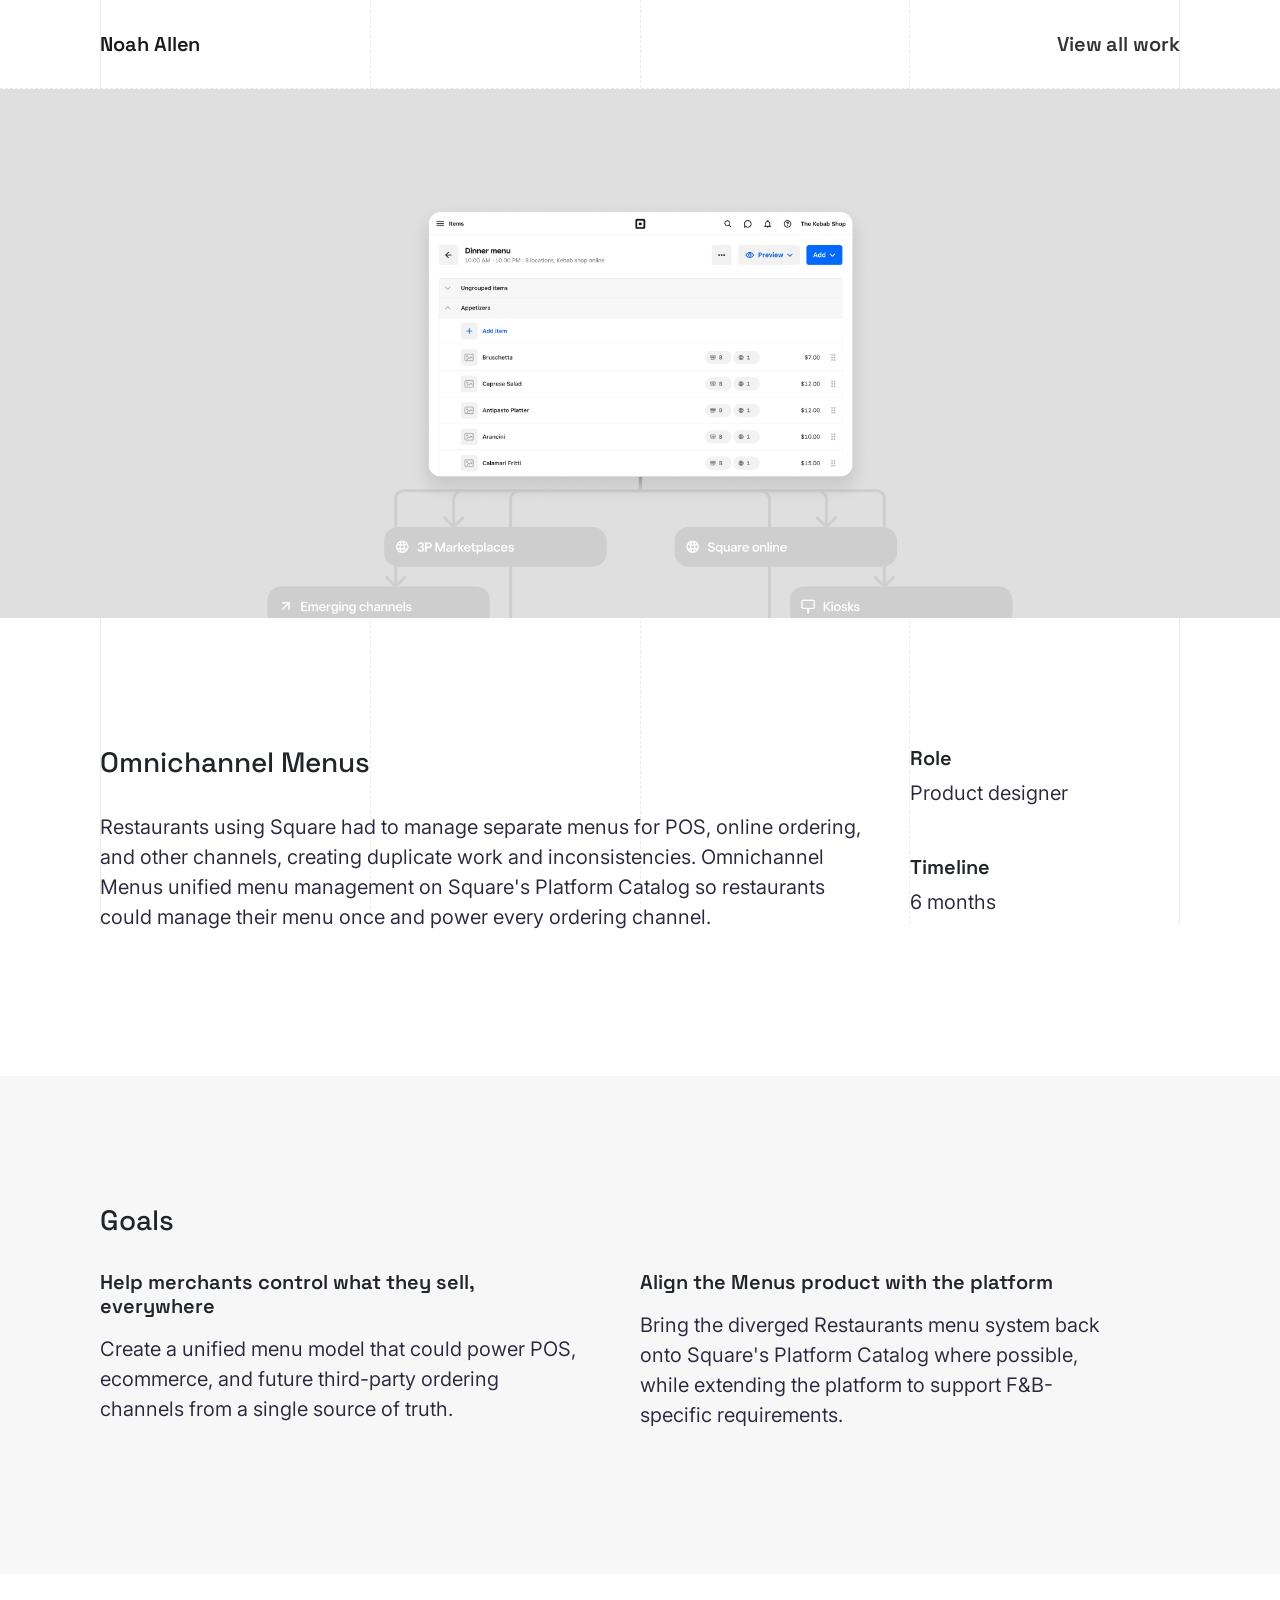
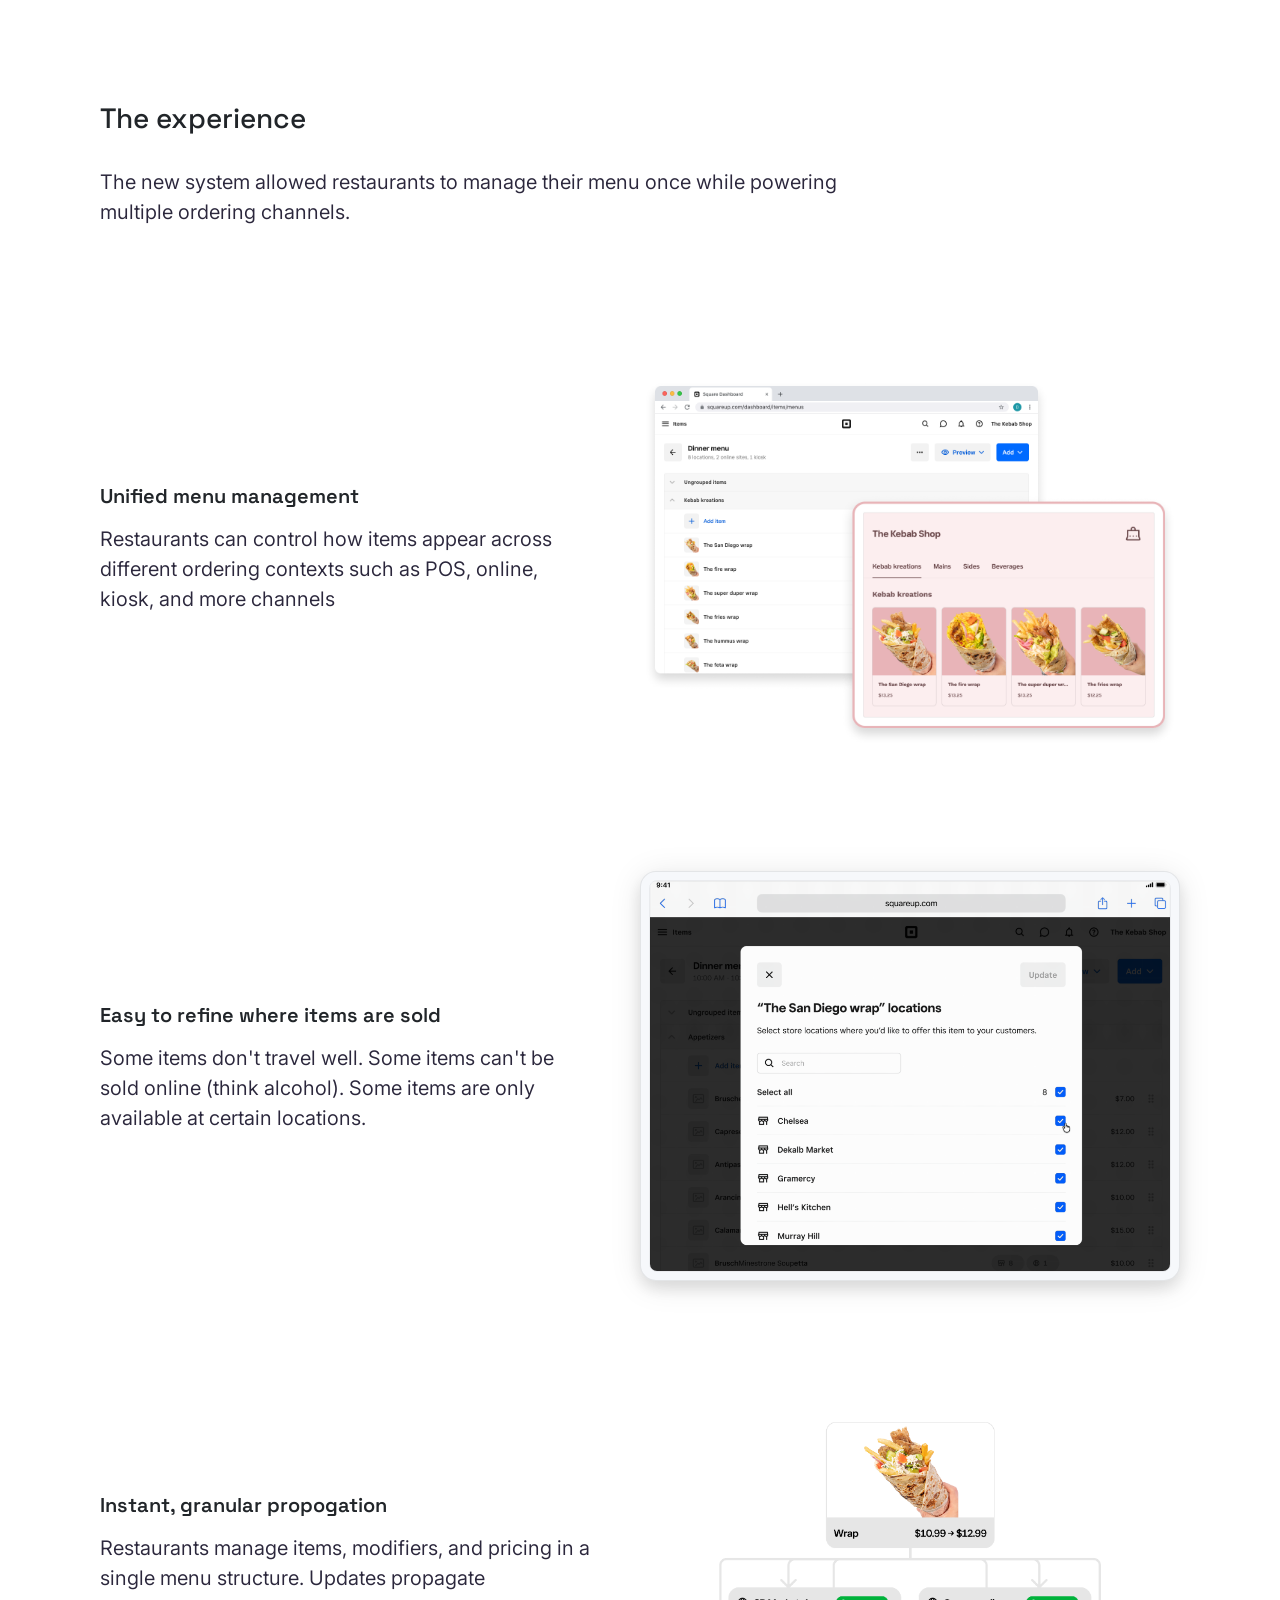
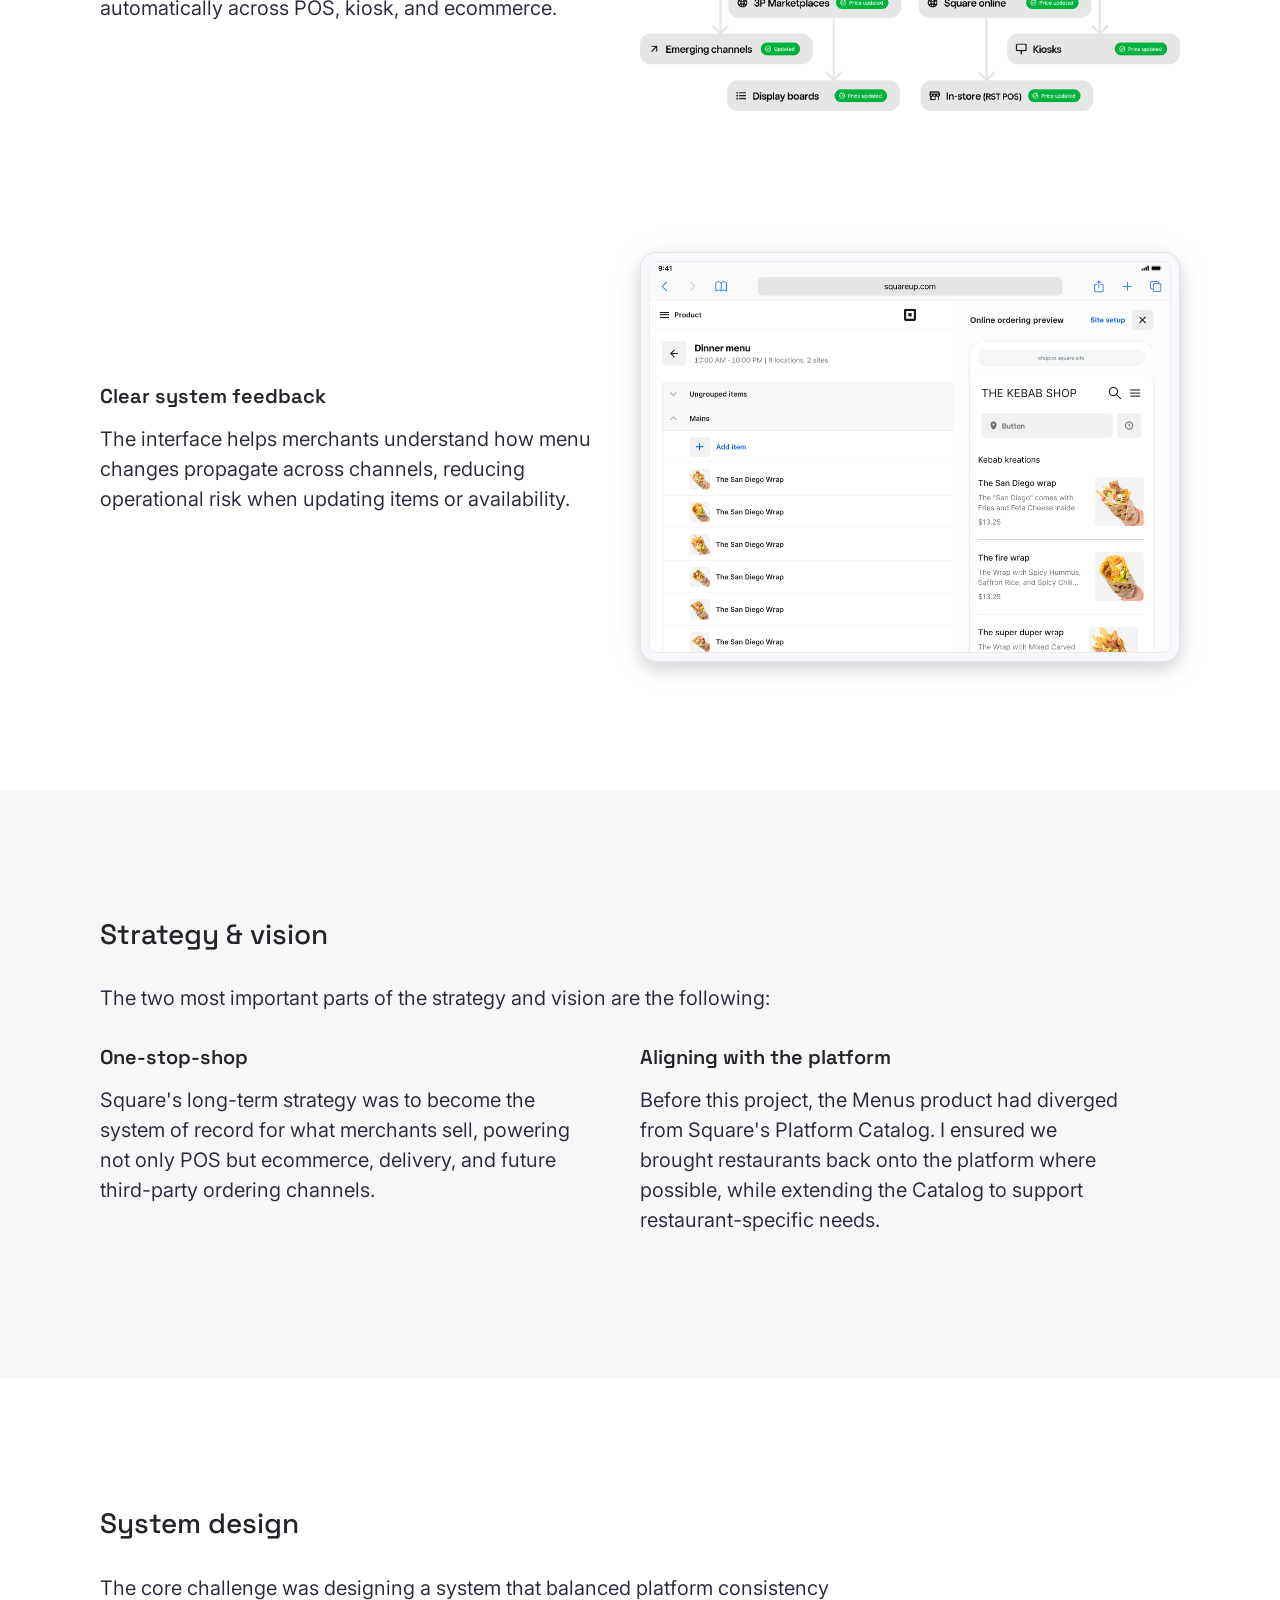
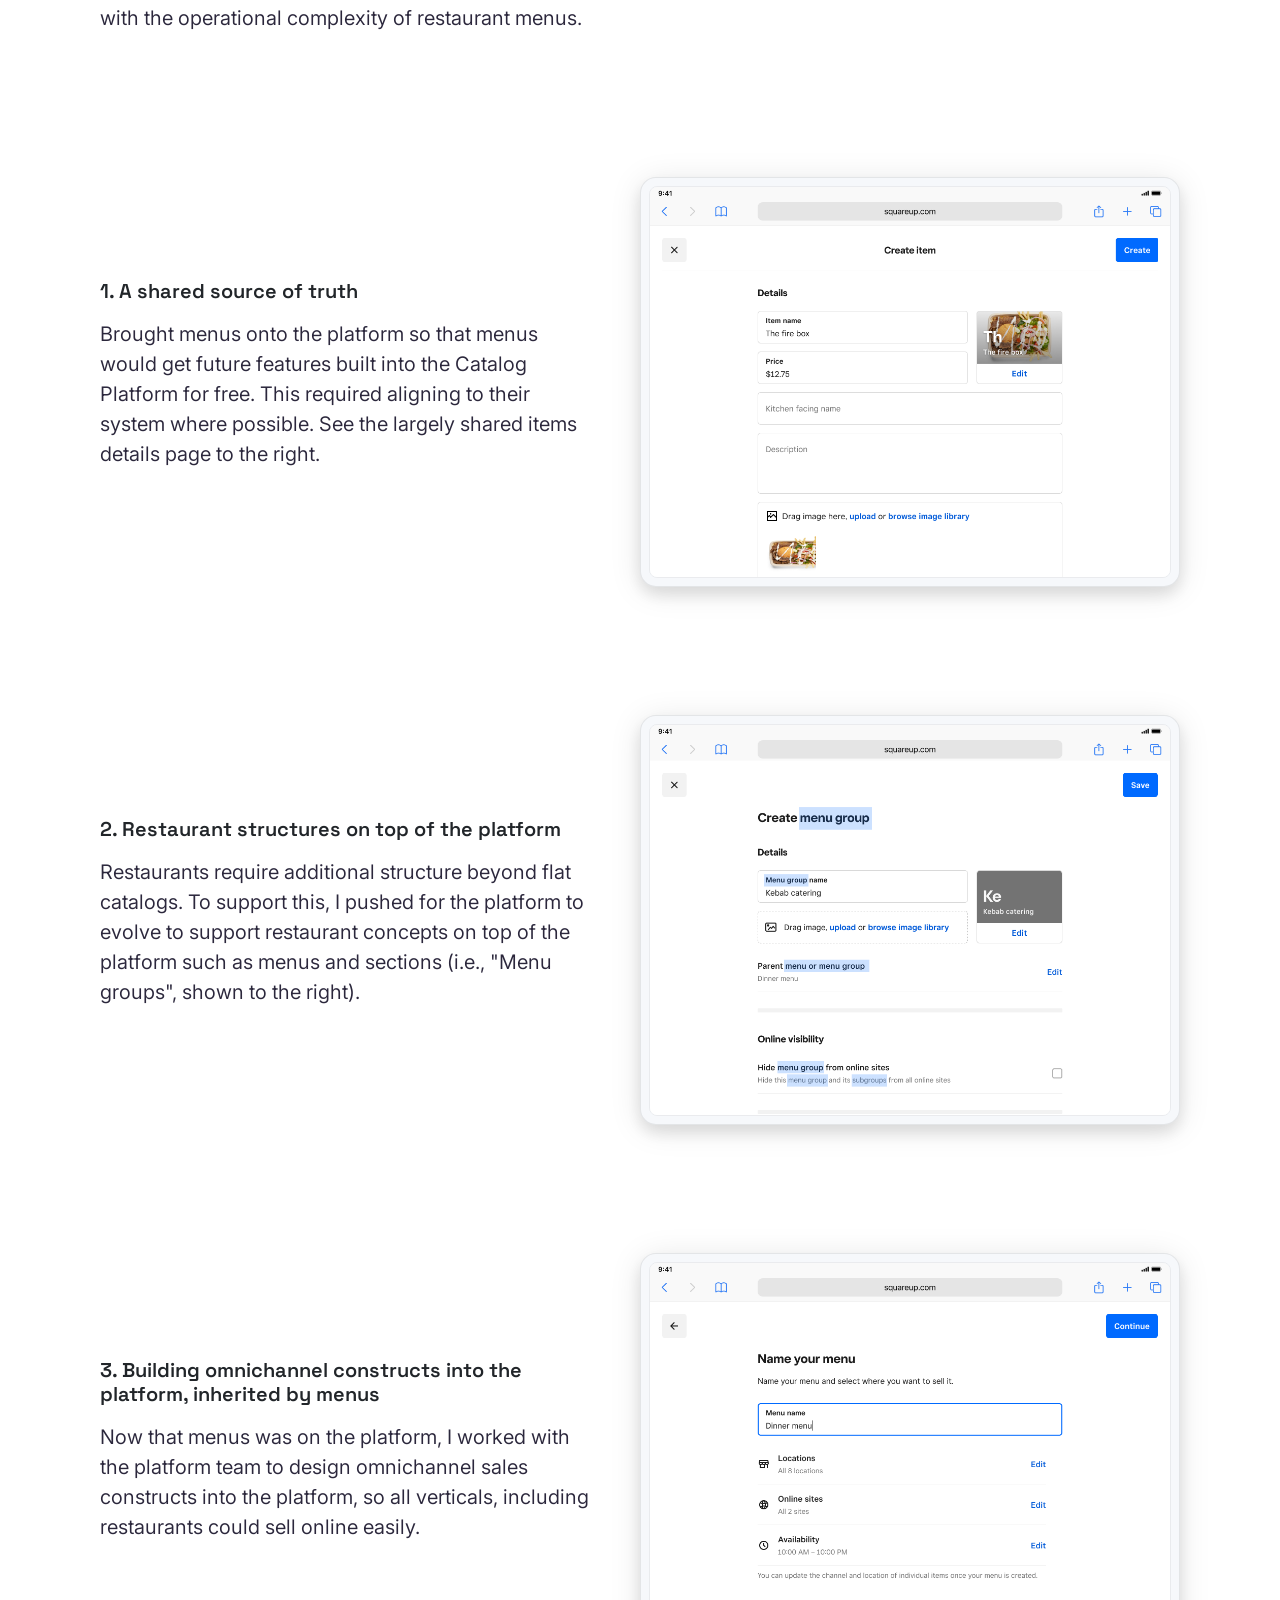
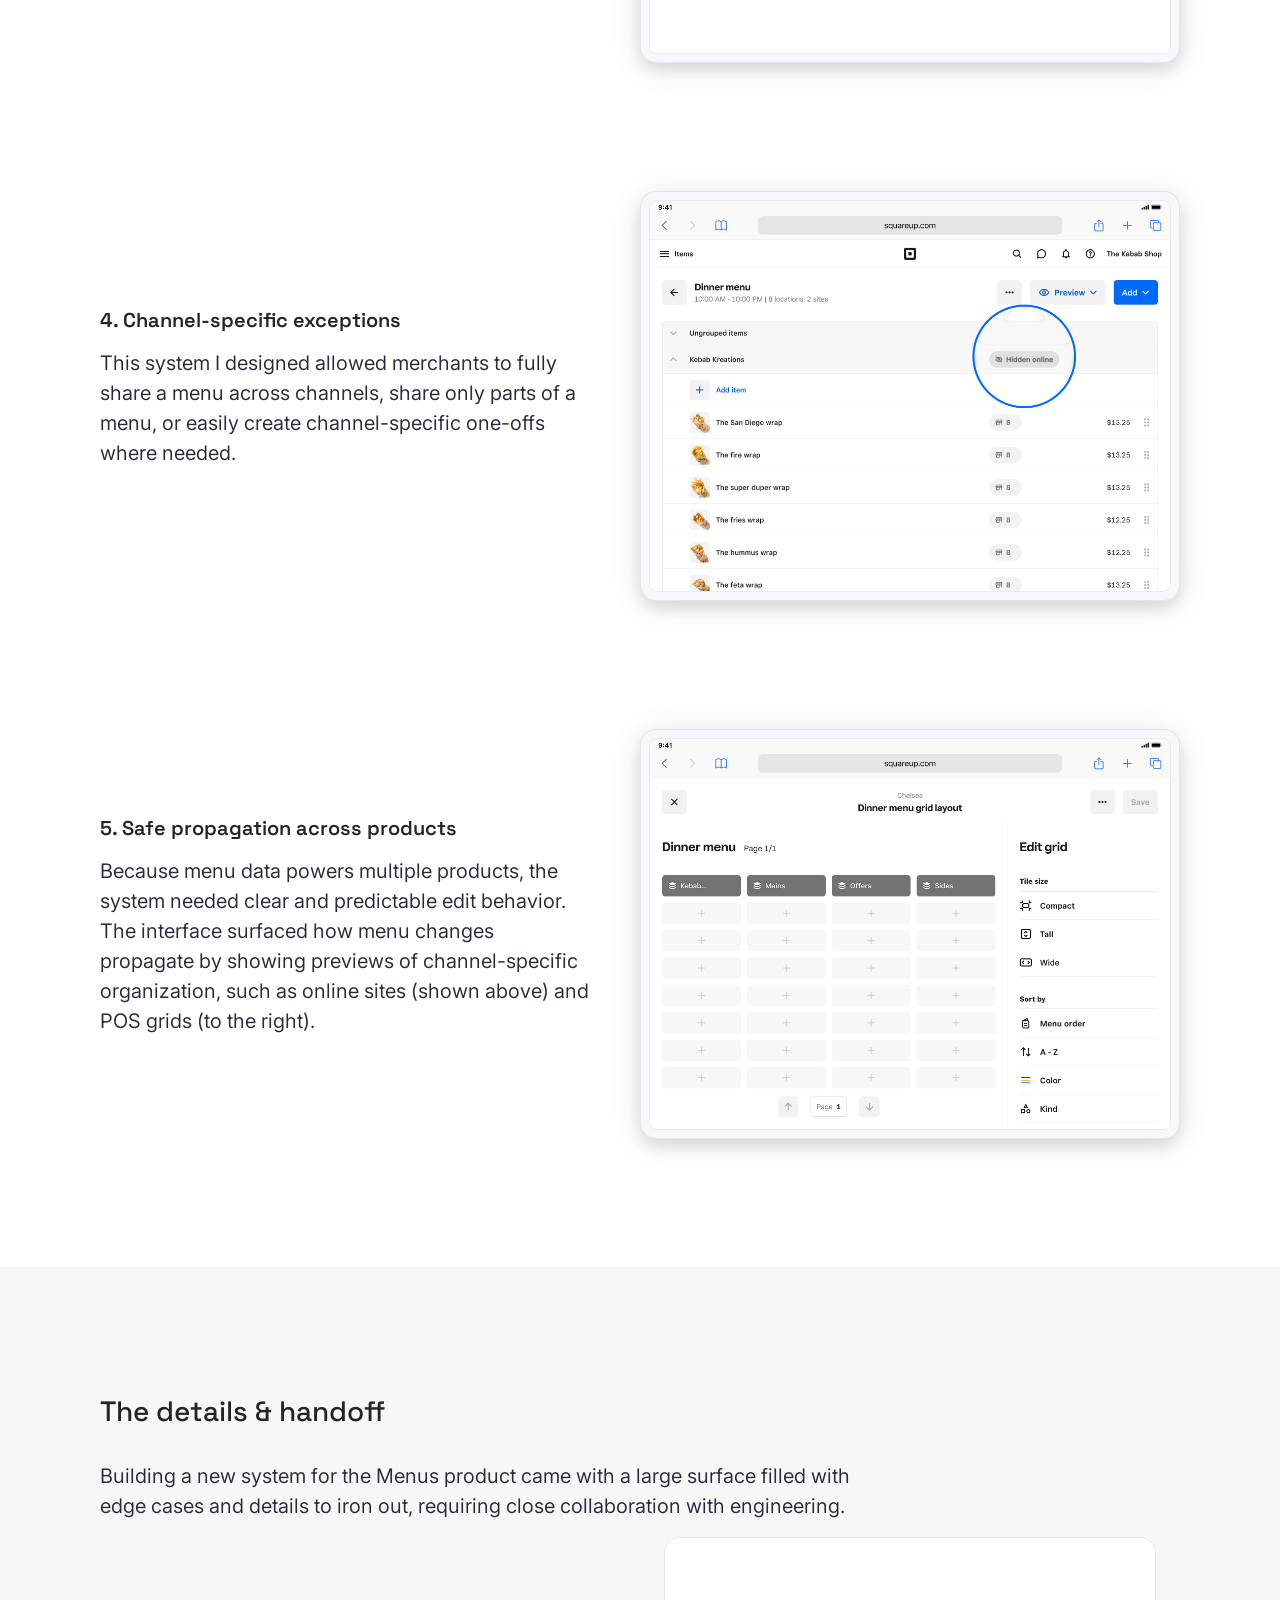
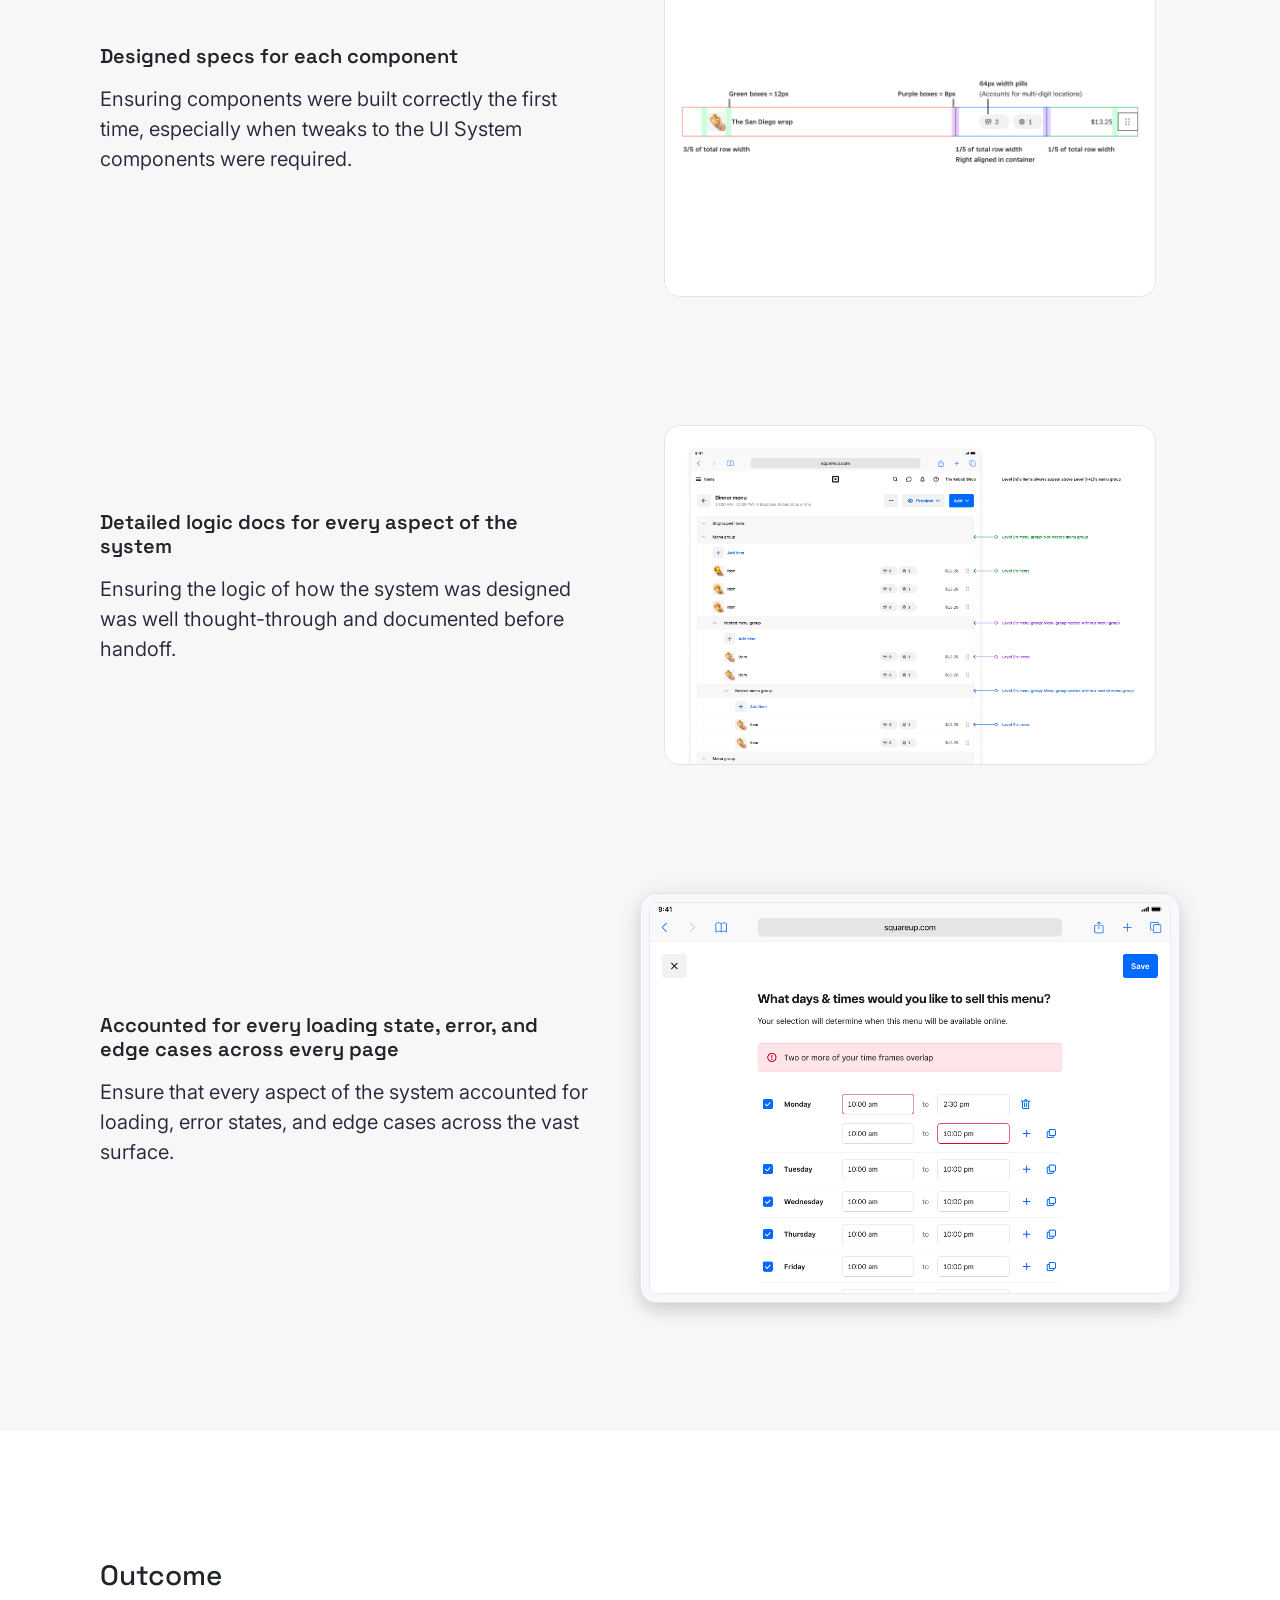
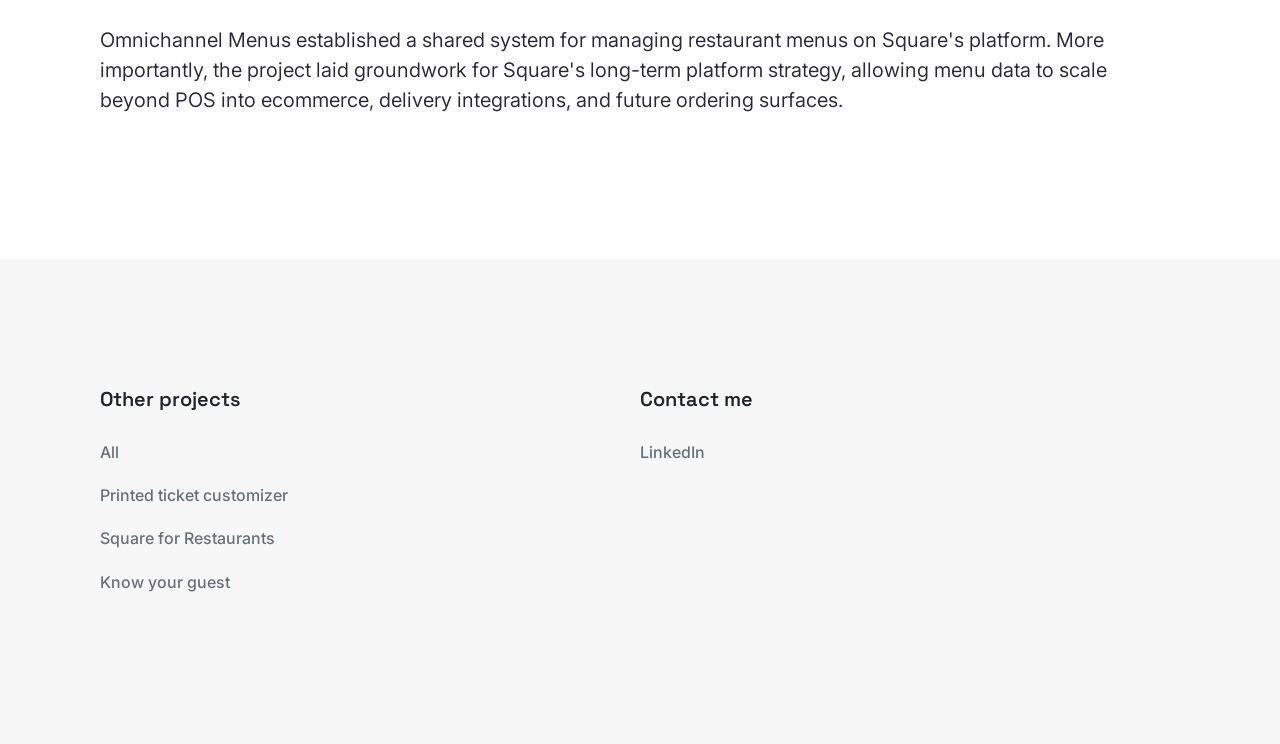
<file: omnichannel-menus.html>
<!doctype html>
<html xmlns:og="http://opengraphprotocol.org/schema/" xmlns:fb="http://www.facebook.com/2008/fbml" lang="en-US"  class="touch-styles ">
  <head>
    <meta http-equiv="X-UA-Compatible" content="IE=edge,chrome=1">
    <meta name="viewport" content="width=device-width, initial-scale=1.0, shrink-to-fit=no">
    <base href="">
    <meta charset="utf-8" />
    <title>Omnichannel Menus &mdash; Noah Allen</title>
    <link rel="preconnect" href="https://fonts.googleapis.com">
    <link rel="preconnect" href="https://fonts.gstatic.com" crossorigin>
    <link href="https://fonts.googleapis.com/css2?family=Space+Grotesk:wght@300;400;500;600;700&display=swap" rel="stylesheet">
    <link href="https://fonts.googleapis.com/css2?family=Inter:wght@100;200;300;400;500;600;700;800;900&display=swap" rel="stylesheet">
    <link rel="stylesheet" href="styles/styles.css" />
    <link href="https://cdn.jsdelivr.net/npm/bootstrap@5.0.2/dist/css/bootstrap.min.css" rel="stylesheet" integrity="sha384-EVSTQN3/azprG1Anm3QDgpJLIm9Nao0Yz1ztcQTwFspd3yD65VohhpuuCOmLASjC" crossorigin="anonymous">
    <link rel="icon" type="image/png" href="favicon.png"/>
  </head>
  <body id="collection-5eba22b26d0cf6792a5a08ef" class="site-spacing-extra-small site-outer-padding-medium site-alignment-center tweak-site-ajax-loading-enable ancillary-header-full-width" data-controller="BodyClassController">

  <div class="overflow-wrapper">

  <div class='col-12 sketch-lines-container d-none d-sm-block'>
    <div class='sketch-lines hor-main-spacing'>
      <div class='sketch-line d-none d-lg-block col-lg-3'></div>
      <div class='sketch-line d-none d-lg-block col-lg-3'></div>
      <div class='sketch-line d-none d-sm-block col-sm-6 col-lg-3'></div>
      <div class='sketch-line-right d-none d-sm-block col-sm-6 col-lg-3'></div>
    </div>
  </div>

    <div id="site" class="site-container">

      <header id="header" class="row hor-main-spacing px-lg-0 " >
        <div class="col-6 " style='padding: 0px;'>
          <h3 class="site-title"><a href="index.html">Noah Allen</a></h3>
        </div>
        <div class="col-6 row" id='navigation-as'>
          <nav class="site-navigation" role="navigation" data-content-field="navigation">
            <div class="nav-item index active homepage" id="id-5be735d0b8a0453fd31dd497">
              <a href="index.html" class="nav-item-index primary-nav-wrapper ">
                <h3>View all work</h3>
              </a>
            </div>
          </nav>
        </div>
      </header>

      <div id="content" class="content-container">

        <main id="page" class="site-page" role="main">
          <div class='light-gray-splash-blocks container-fluid position-relative pt-3 pt-sm-5' style='pointer-events: none;'>
            <div class='container col-11 col-sm-10 col-md-10 col-lg-8 pt-2' >
              <img style='margin-top: 24px;' src='omnichannel-cover.png' class="img-fluid" alt="..."  >
            </div>
          </div>

          <div class="vertical-spacing-128 row hor-main-spacing gx-0" data-content-field="main-content">
            <div class='col-12 col-lg-9 pe-0 pe-md-5'>
              <h2 class='margin-bottom-32'>Omnichannel Menus</h2>
              <p>Restaurants using Square had to manage separate menus for POS, online ordering, and other channels, creating duplicate work and inconsistencies. Omnichannel Menus unified menu management on Square's Platform Catalog so restaurants could manage their menu once and power every ordering channel.</p>
            </div>
            <div class='col-md-12 col-lg-3 d-none d-md-flex row gx-0 pt-0 pt-md-4 pt-lg-0'>
              <div class='col-12 col-md-6 col-lg-12'>
                <h3 class='margin-bottom-8'>Role</h3>
                <p class='margin-bottom-32'>Product designer</p>
              </div>
              <div class='col-12 col-md-6 col-lg-12'>
                <h3 class='margin-bottom-8'>Timeline</h3>
                <p>6 months</p>
              </div>
            </div>
          </div>

          <div class='col-12 background-light vertical-spacing-128'>
            <div class="hor-main-spacing gx-0" data-content-field="main-content">
              <h2 class='margin-bottom-32'>Goals</h2>
              <div class='col-12 row'>
                <div class='col-12 col-md-6 pe-md-5 pb-5 pb-md-0'>
                  <h3 class='margin-bottom-16'>Help merchants control what they sell, everywhere</h3>
                  <p>Create a unified menu model that could power POS, ecommerce, and future third-party ordering channels from a single source of truth.</p>
                </div>
                <div class='col-12 col-md-6 pe-md-5'>
                  <h3 class='margin-bottom-16'>Align the Menus product with the platform</h3>
                  <p>Bring the diverged Restaurants menu system back onto Square's Platform Catalog where possible, while extending the platform to support F&B-specific requirements.</p>
                </div>
              </div>
            </div>
          </div>

          <div class="vertical-spacing-128 row hor-main-spacing gx-0" data-content-field="main-content">
            <div class='col-12 col-md-9 pe-0 pe-md-5'>
              <h2 class='margin-bottom-32'>The experience</h2>
              <p>The new system allowed restaurants to manage their menu once while powering multiple ordering channels.</p>
            </div>
            <div class='col-3 d-none d-md-block'></div>
          </div>

          <div class="image-block row row hor-main-spacing gx-0" data-content-field="main-content">
            <div class='col-12 col-md-6 pe-0 pe-md-5'>
              <h3 class='margin-bottom-16'>Unified menu management</h3>
              <p>Restaurants can control how items appear across different ordering contexts such as POS, online, kiosk, and more channels</p>
            </div>
            <div class='col-12 col-md-6'>
                <img src='omnichannel-exp-2.png' class="img-fluid" alt="...">
            </div>
          </div>

          <div class="image-block row row hor-main-spacing gx-0" data-content-field="main-content">
            <div class='col-12 col-md-6 pe-0 pe-md-5'>
              <h3 class='margin-bottom-16'>Easy to refine where items are sold</h3>
              <p>Some items don't travel well. Some items can't be sold online (think alcohol). Some items are only available at certain locations. </p>
            </div>
            <div class='col-12 col-md-6'>
              <div class='chrome-image-container'>
                  <img src='omnichannel-exp-4.gif' class="img-fluid  image-within-chrome" alt="...">
              </div>
            </div>
          </div>

          <div class="image-block row row hor-main-spacing gx-0" data-content-field="main-content">
            <div class='col-12 col-md-6 pe-0 pe-md-5'>
              <h3 class='margin-bottom-16'>Instant, granular propogation</h3>
              <p>Restaurants manage items, modifiers, and pricing in a single menu structure. Updates propagate automatically across POS, kiosk, and ecommerce.</p>
            </div>
            <div class='col-12 col-md-6'>
                <img src='omnichannel-exp-1.png' class="img-fluid" alt="...">
            </div>
          </div>


          <div class="image-block row row hor-main-spacing gx-0" data-content-field="main-content">
            <div class='col-12 col-md-6 pe-0 pe-md-5'>
              <h3 class='margin-bottom-16'>Clear system feedback</h3>
              <p>The interface helps merchants understand how menu changes propagate across channels, reducing operational risk when updating items or availability.</p>
            </div>
            <div class='col-12 col-md-6'>
              <div class='chrome-image-container'>
                <img src='omnichannel-exp-3.png' class="img-fluid image-within-chrome" alt="...">
              </div>
            </div>
          </div>

          <div class='col-12 background-light vertical-spacing-128'>
            <div class="hor-main-spacing gx-0" data-content-field="main-content">
              <h2 class='margin-bottom-32'>Strategy & vision</h2>
              <p class='margin-bottom-32'>The two most important parts of the strategy and vision are the following:</p>
              <div class='col-12 row'>
                <div class='col-12 col-md-6 pe-md-5 pe-0 pb-5 pb-md-0'>
                  <h3 class='margin-bottom-16'>One-stop-shop</h3>
                  <p>Square's long-term strategy was to become the system of record for what merchants sell, powering not only POS but ecommerce, delivery, and future third-party ordering channels.</p>
                </div>
                <div class='col-12 col-md-6 pe-md-5 pe-0'>
                  <h3 class='margin-bottom-16'>Aligning with the platform</h3>
                  <p>Before this project, the Menus product had diverged from Square's Platform Catalog. I ensured we brought restaurants back onto the platform where possible, while extending the Catalog to support restaurant-specific needs.</p>
                </div>
              </div>
            </div>
          </div>

          <div class="vertical-spacing-128 row hor-main-spacing gx-0" data-content-field="main-content">
            <div class='col-12 col-md-9 pe-0 pe-md-5'>
              <h2 class='margin-bottom-32'>System design</h2>
              <p>The core challenge was designing a system that balanced platform consistency with the operational complexity of restaurant menus.</p>
            </div>
            <div class='col-3 d-none d-md-block'></div>
          </div>

          <div class="image-block row row hor-main-spacing gx-0" data-content-field="main-content">
            <div class='col-12 col-md-6 pe-0 pe-md-5'>
              <h3 class='margin-bottom-16'>1. A shared source of truth</h3>
              <p>Brought menus onto the platform so that menus would get future features built into the Catalog Platform for free. This required aligning to their system where possible. See the largely shared items details page to the right.</p>
            </div>
            <div class='col-12 col-md-6'>
              <div class='chrome-image-container'>
                <img src='omnichannel-system-1.png' class="img-fluid image-within-chrome" alt="...">
              </div>
            </div>
          </div>

          <div class="image-block row row hor-main-spacing gx-0" data-content-field="main-content">
            <div class='col-12 col-md-6 pe-0 pe-md-5'>
              <h3 class='margin-bottom-16'>2. Restaurant structures on top of the platform</h3>
              <p>Restaurants require additional structure beyond flat catalogs. To support this, I pushed for the platform to evolve to support restaurant concepts on top of the platform such as menus and sections (i.e., "Menu groups", shown to the right).</p>
            </div>
            <div class='col-12 col-md-6'>
              <div class='chrome-image-container'>
                <img src='omnichannel-system-2.png' class="img-fluid image-within-chrome" alt="...">
              </div>
            </div>
          </div>

          <div class="image-block row row hor-main-spacing gx-0" data-content-field="main-content">
            <div class='col-12 col-md-6 pe-0 pe-md-5'>
              <h3 class='margin-bottom-16'>3. Building omnichannel constructs into the platform, inherited by menus</h3>
              <p>Now that menus was on the platform, I worked with the platform team to design omnichannel sales constructs into the platform, so all verticals, including restaurants could sell online easily.</p>
            </div>
            <div class='col-12 col-md-6'>
              <div class='chrome-image-container'>
                <img src='omnichannel-system-5.png' class="img-fluid image-within-chrome" alt="...">
              </div>
            </div>
          </div>

          <div class="image-block row row hor-main-spacing gx-0" data-content-field="main-content">
            <div class='col-12 col-md-6 pe-0 pe-md-5'>
              <h3 class='margin-bottom-16'>4. Channel-specific exceptions </h3>
              <p>This system I designed allowed merchants to fully share a menu across channels, share only parts of a menu, or easily create channel-specific one-offs where needed.</p>
            </div>
            <div class='col-12 col-md-6'>
              <div class='chrome-image-container'>
                <img src='omnichannel-system-3.png' class="img-fluid image-within-chrome" alt="...">
              </div>
            </div>
          </div>

          <div class="image-block row row hor-main-spacing gx-0" data-content-field="main-content">
            <div class='col-12 col-md-6 pe-0 pe-md-5'>
              <h3 class='margin-bottom-16'>5. Safe propagation across products</h3>
              <p>Because menu data powers multiple products, the system needed clear and predictable edit behavior. The interface surfaced how menu changes propagate by showing previews of channel-specific organization, such as online sites (shown above) and POS grids (to the right).</p>
            </div>
            <div class='col-12 col-md-6'>
              <div class='chrome-image-container'>
                <img src='omnichannel-system-4.png' class="img-fluid image-within-chrome" alt="...">
              </div>
            </div>
          </div>

          

          <div class='col-12 background-light vertical-spacing-128'>

            <div class="row hor-main-spacing gx-0 " data-content-field="main-content">
              <div class='col-12 col-md-9 pe-0 pe-md-5'>
                <h2 class='margin-bottom-32'>The details & handoff</h2>
                <p>Building a new system for the Menus product came with a large surface filled with edge cases and details to iron out, requiring close collaboration with engineering.</p>
              </div>
              <div class='col-3 d-none d-md-block'></div>
            </div>

            <div class="image-block row row hor-main-spacing gx-0" data-content-field="main-content">
              <div class='col-12 col-md-6 pe-0 pe-md-5'>
                <h3 class='margin-bottom-16'>Designed specs for each component</h3>
                <p>Ensuring components were built correctly the first time, especially when tweaks to the UI System components were required. </p>
              </div>
              <div class='col-12 col-md-6' style="padding: 0px 24px">
                    <img src='omni-details-1.png' class="img-fluid" alt="..." style="border-radius: 16px; border: 1px solid rgba(0, 0, 0, 0.08);">
              </div>
            </div>

            <div class="image-block row row hor-main-spacing gx-0" data-content-field="main-content">
              <div class='col-12 col-md-6 pe-0 pe-md-5'>
                <h3 class='margin-bottom-16'>Detailed logic docs for every aspect of the system</h3>
                <p>Ensuring the logic of how the system was designed was well thought-through and documented before handoff.</p>
              </div>
              <div class='col-12 col-md-6' style="padding: 0px 24px">
                    <img src='omni-details-2.png' class="img-fluid" alt="..." style="border-radius: 16px; border: 1px solid rgba(0, 0, 0, 0.08);">
              </div>
            </div>


            <div class="image-block row row hor-main-spacing gx-0" data-content-field="main-content" style="padding-bottom:0px">
              <div class='col-12 col-md-6 pe-0 pe-md-5'>
                <h3 class='margin-bottom-16'>Accounted for every loading state, error, and edge cases across every page</h3>
                <p>Ensure that every aspect of the system accounted for loading, error states, and edge cases across the vast surface.</p>
              </div>
              <div class='col-12 col-md-6'>
                <div class='chrome-image-container'>
                  <img src='omni-details-3.png' class="img-fluid image-within-chrome" alt="...">
                </div>
              </div>
            </div>
          </div>

          <div class='col-12 vertical-spacing-128'>
            <div class="hor-main-spacing gx-0" data-content-field="main-content">
              <h2 class='margin-bottom-32'>Outcome</h2>
              <p>Omnichannel Menus established a shared system for managing restaurant menus on Square's platform. More importantly, the project laid groundwork for Square's long-term platform strategy, allowing menu data to scale beyond POS into ecommerce, delivery integrations, and future ordering surfaces.</p>
            </div>
          </div>

          <div class='col-12 background-light vertical-spacing-128'>
            <div class="hor-main-spacing gx-0" data-content-field="main-content">
              <div class='col-12 row'>
                <div class='col-12 col-md-6 pe-md-5 pb-5 pb-md-0'>
                  <h3 class='margin-bottom-32'>Other projects</h3>
                  <a href='index.html'>All</a><br>
                  <a href='ticket-customization.html'>Printed ticket customizer</a><br>
                  <a href='square-restaurants.html'>Square for Restaurants</a><br>
                  <a href='know-your-guest.html'>Know your guest</a><br>
                </div>
                <div class='col-12 col-md-6 pe-md-5'>
                  <h3 class='margin-bottom-32'>Contact me</h3>
                  <a href='https://www.linkedin.com/in/noah-allen-9085a93b4'>LinkedIn</a><br>
                </div>
              </div>
            </div>
          </div>

        </main>

      </div>
    </div>

  </div>
  </body>
</html>
</file>
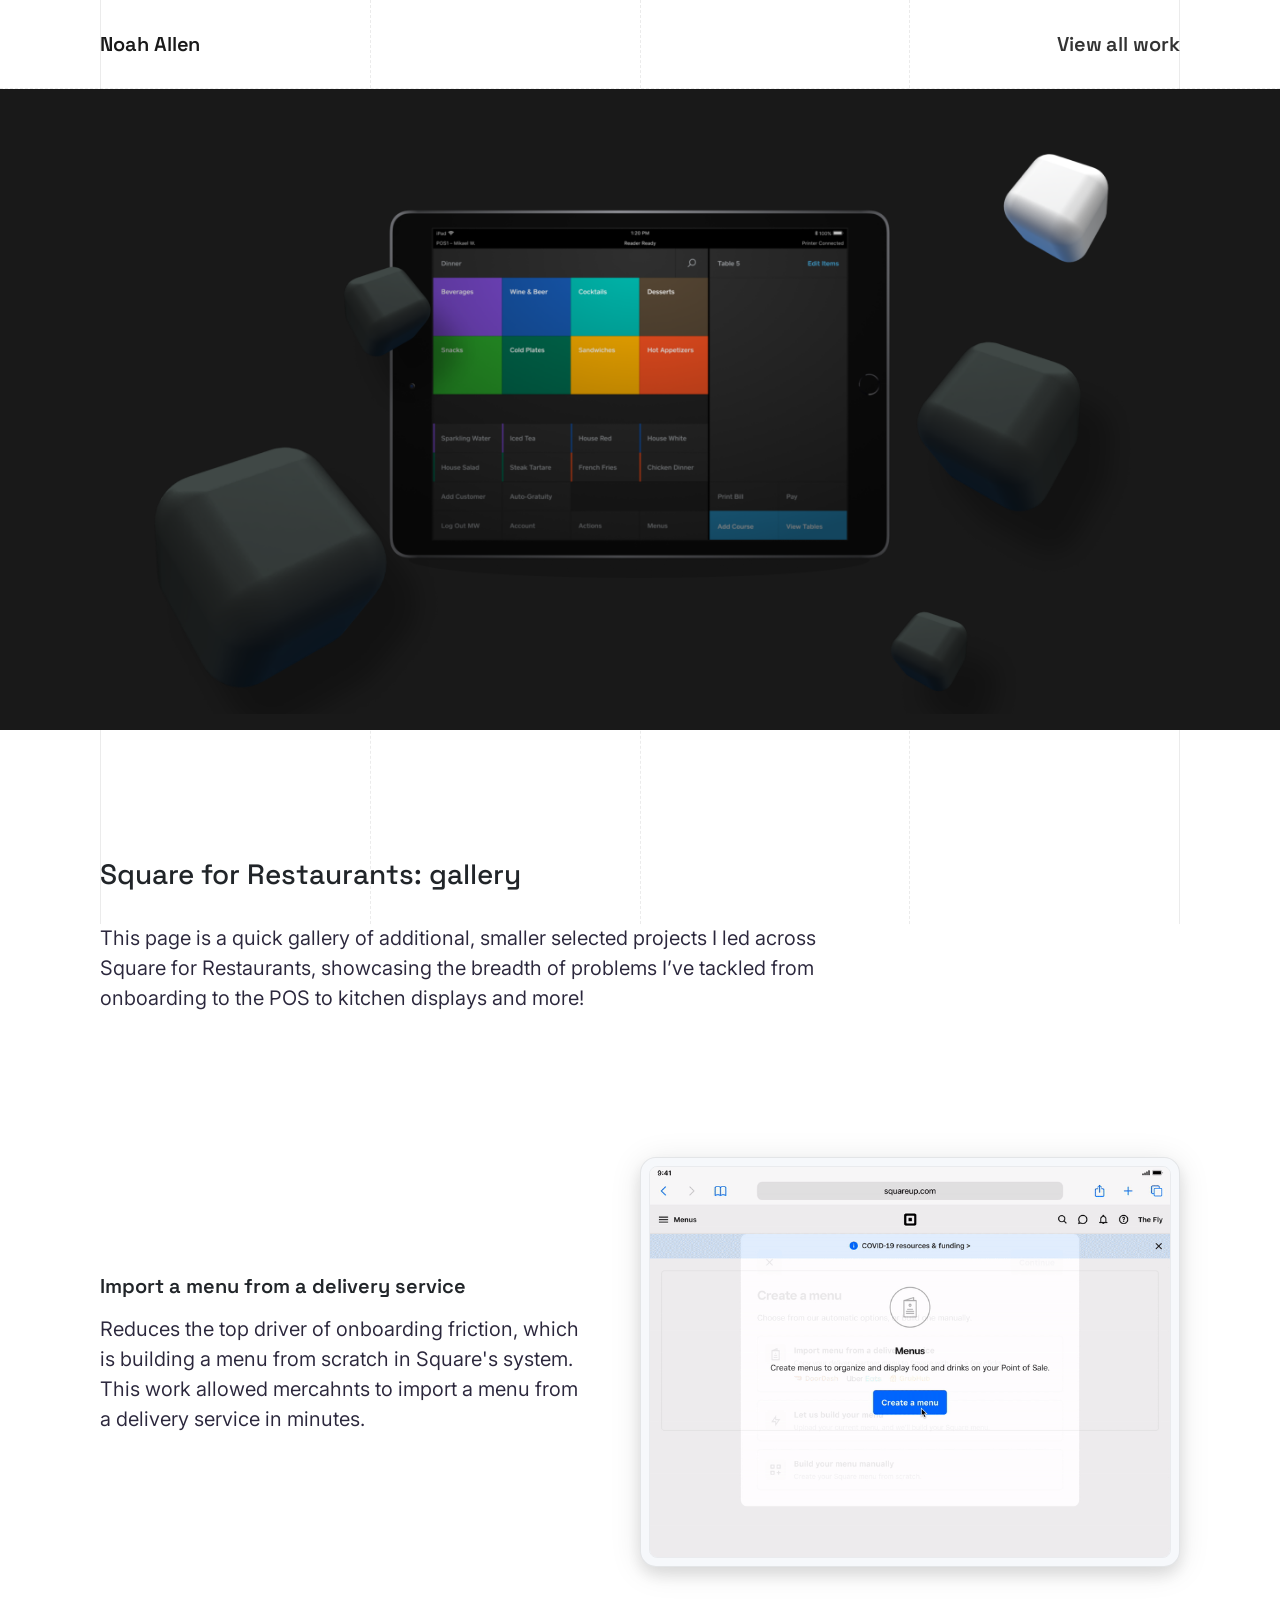
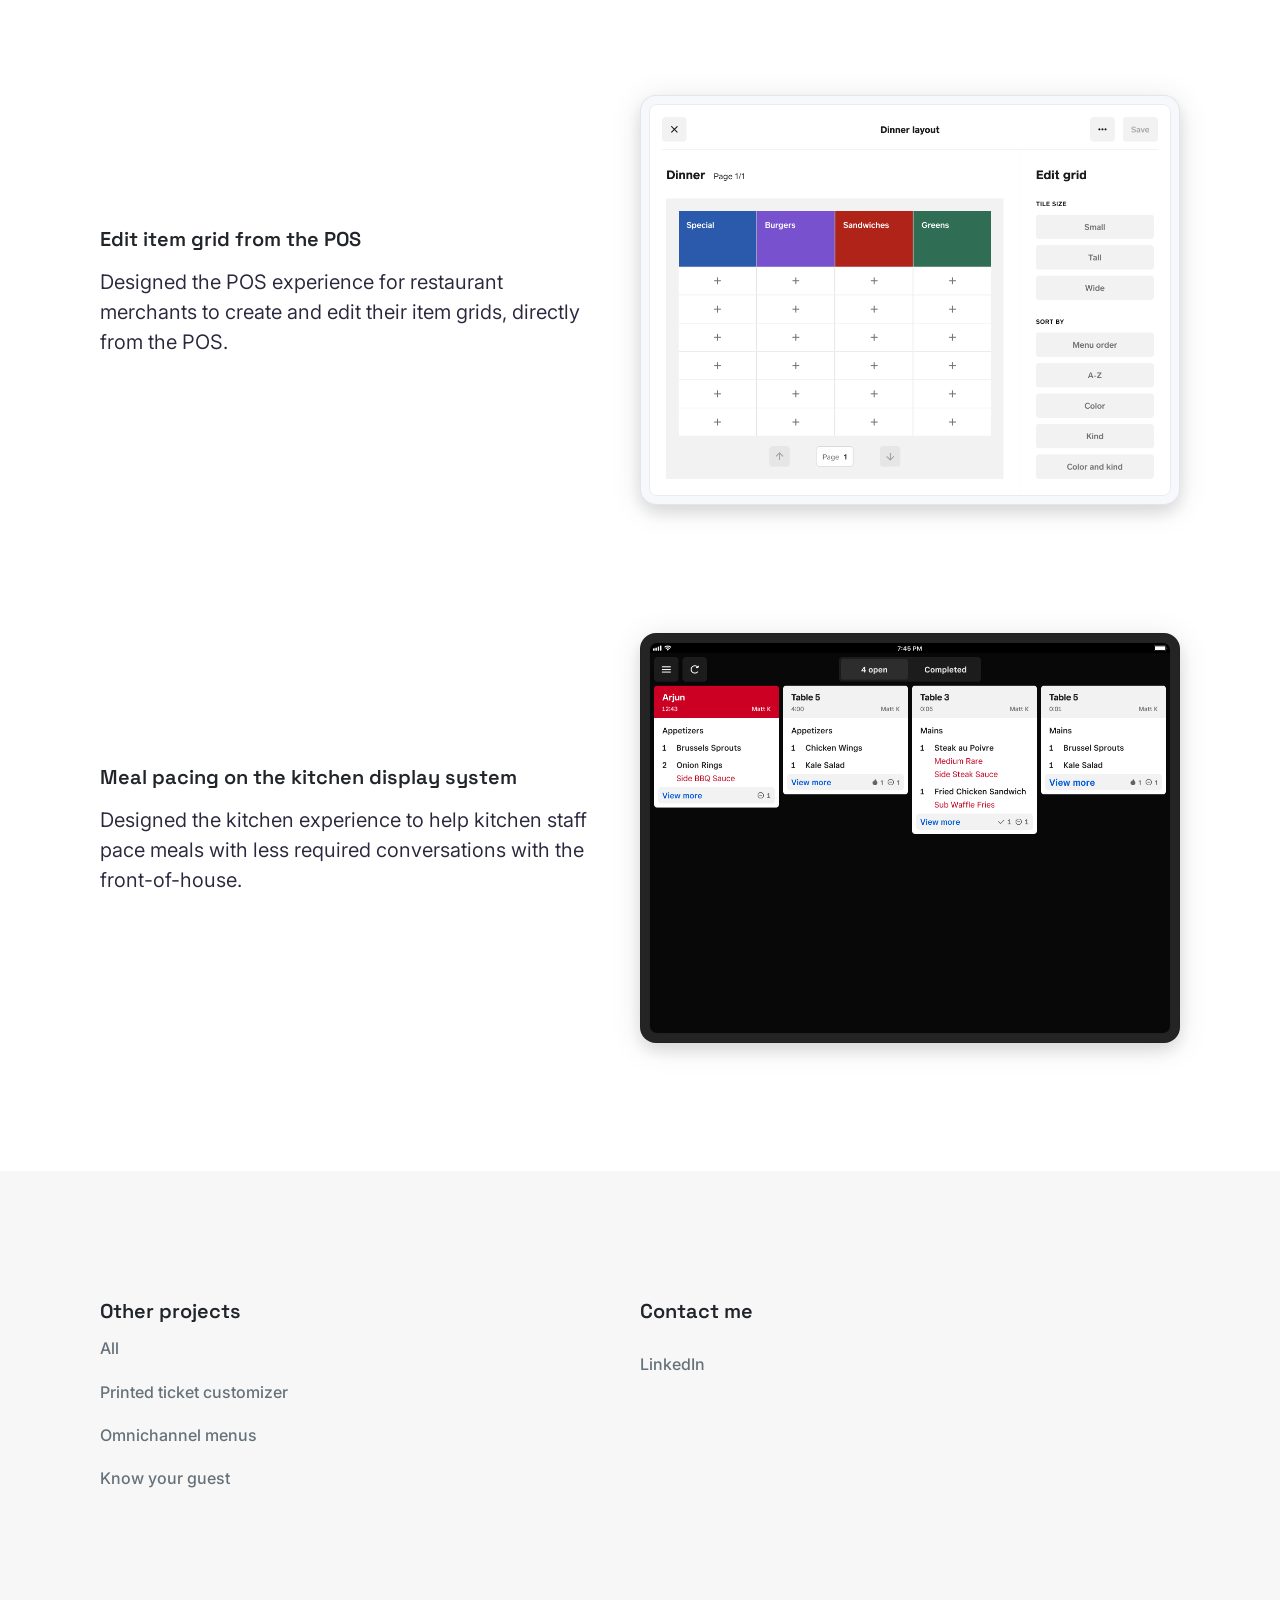
<file: square-restaurants.html>
<!doctype html>
<html xmlns:og="http://opengraphprotocol.org/schema/" xmlns:fb="http://www.facebook.com/2008/fbml" lang="en-US"  class="touch-styles ">
  <head>
    <meta http-equiv="X-UA-Compatible" content="IE=edge,chrome=1">
    <meta name="viewport" content="width=device-width, initial-scale=1.0, shrink-to-fit=no">
    <!-- This is Squarespace. --><!-- synthesizer-yellow-887a -->
<base href="">
<meta charset="utf-8" />
<title>Square for restaurants&mdash; Noah Allen</title>

<link rel="preconnect" href="https://fonts.googleapis.com">
<link rel="preconnect" href="https://fonts.gstatic.com" crossorigin>
<link href="https://fonts.googleapis.com/css2?family=Space+Grotesk:wght@300;400;500;600;700&display=swap" rel="stylesheet">
<link href="https://fonts.googleapis.com/css2?family=Inter:wght@100;200;300;400;500;600;700;800;900&display=swap" rel="stylesheet">


<link rel="stylesheet" href="styles/styles.css" />
<link href="https://cdn.jsdelivr.net/npm/bootstrap@5.0.2/dist/css/bootstrap.min.css" rel="stylesheet" integrity="sha384-EVSTQN3/azprG1Anm3QDgpJLIm9Nao0Yz1ztcQTwFspd3yD65VohhpuuCOmLASjC" crossorigin="anonymous">
<link rel="icon" type="image/png" href="favicon.png"/>


  </head>
  <!-- Mobile Styles Enabled -->
  <body id="collection-5eba22b26d0cf6792a5a08ef" class="site-spacing-extra-small site-outer-padding-medium site-alignment-center tweak-site-ajax-loading-enable ancillary-header-full-width tweak-header-cart-style-text  ancillary-header-branding-position-left ancillary-header-tagline-position-left ancillary-header-primary-nav-position-right ancillary-header-secondary-nav-position-right ancillary-header-cart-position-right ancillary-header-left-layout-horizontal ancillary-header-center-layout-stacked ancillary-header-right-layout-horizontal ancillary-header-account-position-left tweak-header-account-style-text  tweak-mobile-bar-account-style-text show-desktop-folder-indicator   scale-heading-3-font-size scale-quote-font-size quote-alignment-center show-quotation-marks   show-events-banner           show-events-title              show-collection-page-header show-collection-page-footer banner-height-small banner-image-alignment-center    banner-text-alignment-center page-banner-text-width-small  scale-banner-description-font-size  banner-text-background-indent-custom scale-page-title-font-size scale-page-description-font-size intro-text-width-large intro-text-height-medium scale-index-title-font-size scale-index-description-font-size index-intro-text-width-medium index-intro-text-height-extra-large index-item-width-half index-item-height-medium index-item-spacing-small    index-item-image-alignment-center index-item-image-crop  index-item-title-display-on-hover index-item-title-alignment-center scale-index-item-title-font-size  show-index-item-categories  project-image-alignment-center project-image-spacing-medium project-banner-spacing-small show-project-captions project-image-portrait-caption-style-alternate  project-image-landscape-caption-style-offset project-left-image-portrait-caption-style-standard project-left-image-landscape-caption-style-standard project-right-image-portrait-caption-style-standard project-right-image-landscape-caption-style-standard    tweak-project-slide-transition image-caption-title-alignment-center scale-image-caption-title-font image-caption-body-alignment-center scale-image-caption-body-font show-index-navigation index-link-spacing-large scale-index-link-font-size index-link-style-list-inline index-link-delimiter-type-none show-next-label-only tweak-page-transition-animation tweak-mobile-bar-position-top-fixed tweak-transparent-fixed-mobile-bar tweak-mobile-bar-branding-position-left tweak-mobile-bar-menu-icon-position-right tweak-mobile-bar-site-tagline-position-below-branding  tweak-mobile-bar-cart-style-text tweak-icon-weight-light  tweak-blog-meta-primary-date tweak-blog-meta-secondary-category tweak-blog-list-style-grid tweak-blog-list-separator-show tweak-blog-list-alignment-left tweak-blog-list-item-image-show tweak-blog-list-item-image-aspect-ratio-grid-32-standard tweak-blog-list-item-image-aspect-ratio-stacked-11-square tweak-blog-list-item-title-show tweak-blog-list-item-excerpt-show tweak-blog-list-item-body-show tweak-blog-list-item-readmore-below-excerpt tweak-blog-list-item-meta-position-above-title tweak-blog-list-pagination-link-label-show tweak-blog-list-pagination-link-icon-show tweak-blog-list-pagination-link-icon-weight-light tweak-blog-item-alignment-center tweak-blog-item-meta-position-above-title tweak-blog-item-share-position-above-content  tweak-blog-item-pagination-link-label-show tweak-blog-item-pagination-link-title-show tweak-blog-item-pagination-link-meta-hide tweak-blog-item-pagination-link-icon-weight-hairline   event-thumbnails event-thumbnail-size-32-standard event-date-label event-date-label-time event-list-show-cats event-list-date event-list-time event-list-address   event-icalgcal-links  event-excerpts  event-item-back-link    gallery-design-grid aspect-ratio-auto lightbox-style-light gallery-navigation-bullets gallery-info-overlay-show-on-hover gallery-aspect-ratio-32-standard gallery-arrow-style-no-background gallery-transitions-fade gallery-show-arrows gallery-auto-crop   tweak-product-list-image-aspect-ratio-23-standard-vertical tweak-product-list-item-hover-behavior-show-alternate-image tweak-product-list-meta-position-overlay tweak-product-list-mobile-meta-position-under tweak-product-list-meta-alignment-under-center tweak-product-list-meta-alignment-overlay-center-center tweak-product-list-show-title tweak-product-list-show-price tweak-product-list-filter-display-left-side tweak-product-list-filter-alignment-left tweak-product-item-nav-show-none tweak-product-item-nav-pagination-style-previousnext tweak-product-item-nav-breadcrumb-alignment-left tweak-product-item-nav-pagination-alignment-split tweak-product-item-gallery-position-left tweak-product-item-gallery-design-slideshow tweak-product-item-gallery-aspect-ratio-23-standard-vertical tweak-product-item-gallery-thumbnail-alignment-center tweak-product-item-details-alignment-left tweak-product-item-details-show-title tweak-product-item-details-show-price tweak-product-item-details-show-excerpt tweak-product-item-details-excerpt-position-below-price tweak-product-item-details-show-share-buttons tweak-product-item-details-show-variants tweak-product-item-details-show-quantity tweak-product-item-details-options-style-square tweak-product-item-details-show-add-to-cart-button tweak-product-item-details-add-to-cart-button-style-outline tweak-product-item-details-add-to-cart-button-shape-square tweak-product-item-details-add-to-cart-button-padding-medium tweak-product-item-image-zoom-enabled tweak-product-item-image-zoom-behavior-click tweak-product-item-lightbox-enabled tweak-related-products-image-aspect-ratio-11-square tweak-related-products-meta-alignment-under-center tweak-product-badge-style-square tweak-product-badge-position-top-right tweak-product-badge-inset-floating newsletter-style-dark hide-opentable-icons opentable-style-dark small-button-style-outline small-button-shape-square medium-button-style-outline medium-button-shape-rounded large-button-style-outline large-button-shape-square image-block-poster-text-alignment-center image-block-card-dynamic-font-sizing image-block-card-content-position-center image-block-card-text-alignment-left image-block-overlap-dynamic-font-sizing image-block-overlap-content-position-center image-block-overlap-text-alignment-left image-block-collage-dynamic-font-sizing image-block-collage-content-position-top image-block-collage-text-alignment-left image-block-stack-dynamic-font-sizing image-block-stack-text-alignment-left button-style-outline button-corner-style-square tweak-product-quick-view-button-style-floating tweak-product-quick-view-button-position-bottom tweak-product-quick-view-lightbox-excerpt-display-truncate tweak-product-quick-view-lightbox-show-arrows tweak-product-quick-view-lightbox-show-close-button tweak-product-quick-view-lightbox-controls-weight-light tweak-share-buttons-style-icon-only tweak-share-buttons-icons-show tweak-share-buttons-labels-show tweak-share-buttons-counts-show  tweak-share-buttons-standard-background-color native-currency-code-usd collection-5eba22b26d0cf6792a5a08ef collection-type-page collection-layout-default mobile-style-available has-site-title has-primary-nav has-secondary-nav" data-controller="BodyClassController">

  <div class="overflow-wrapper">

    
    <div class='col-12 sketch-lines-container d-none d-sm-block'>
      <div class='sketch-lines hor-main-spacing'>
        <div class='sketch-line d-none d-lg-block col-lg-3'></div>
        <div class='sketch-line d-none d-lg-block col-lg-3'></div>
        <div class='sketch-line d-none d-sm-block col-sm-6 col-lg-3'></div>
        <div class='sketch-line-right d-none d-sm-block col-sm-6 col-lg-3'></div>
      </div>
    </div>



    <div id="site" class="site-container">

      <header id="header" class="row hor-main-spacing px-lg-0 " >
        <div class="col-6 " style='padding: 0px;'>
          
            <h3 class="site-title"><a href="index.html">Noah Allen</a></h3>
            
          
          </div>
      
            <div class="col-6 row" id='navigation-as'>
              <nav class="site-navigation" role="navigation" data-content-field="navigation">
            
                      <div class="nav-item index active homepage" id="id-5be735d0b8a0453fd31dd497">
                        <a href="index.html" class="nav-item-index primary-nav-wrapper ">
                          <h3>View all work</h3>
                        </a>
                      </div>
                    
                </nav>
        </div>
      </header>
     


      <div id="content" class="content-container">

        
        
          
            




          
        

        <main id="page" class="site-page" role="main">

            <div class='dark-gray-splash-blocks container-fluid position-relative' style='pointer-events: none;'>
                <div class='col-12 mx-auto pb-3 pt-3 pt-sm-5'>
                      <div class='hor-main-spacing pt-2' >
                        <img src='Square-Cover.png' class="img-fluid" alt="..."  >
      
                      </div>
                </div>  
              </div>
         

         <div class="vertical-spacing-128 row hor-main-spacing gx-0" data-content-field="main-content">

         <div class='col-12 col-lg-9 pe-0 pe-md-5'>
           <h2 class='margin-bottom-32'>Square for Restaurants: gallery</h2>
           <p>This page is a quick gallery of additional, smaller selected projects I led across Square for Restaurants, showcasing the breadth of problems I’ve tackled from onboarding to the POS to kitchen displays and more! </p>
         </div>
         <div class='col-md-12 col-lg-3 d-none d-md-flex row gx-0 pt-0 pt-md-4 pt-lg-0'>
           
         </div>
         
       </div>


        <div class="image-block row row hor-main-spacing gx-0" data-content-field="main-content">
         <div class='col-12 col-md-6 pe-0 pe-md-5'>
           <h3 class='margin-bottom-16'>Import a menu from a delivery service</h3>
           <p>Reduces the top driver of onboarding friction, which is building a menu from scratch in Square's system. This work allowed mercahnts to import a menu from a delivery service in minutes.</p>
                
         </div>
         <div class='col-12 col-md-6'>
           <div class='chrome-image-container'>
             <img src='final-3Pimporter.gif' class="img-fluid image-within-chrome" alt="...">
           </div>
         </div>
       </div>

       <div class="image-block row row hor-main-spacing gx-0" data-content-field="main-content">
         <div class='col-12 col-md-6 pe-0 pe-md-5'>
           <h3 class='margin-bottom-16'>Edit item grid from the POS</h3>
           <p>Designed the POS experience for restaurant merchants to create and edit their item grids, directly from the POS.</p>
                
         </div>
         <div class='col-12 col-md-6'>
           <div class='chrome-image-container'>
             <img src='webviews-final.png' class="img-fluid image-within-chrome" alt="...">
           </div>
         </div>
       </div>


       <div class="image-block row row hor-main-spacing gx-0" data-content-field="main-content">
         <div class='col-12 col-md-6 pe-0 pe-md-5'>
           <h3 class='margin-bottom-16'>Meal pacing on the kitchen display system</h3>
           <p>Designed the kitchen experience to help kitchen staff pace meals with less required conversations with the front-of-house.</p>
                
         </div>
         <div class='col-12 col-md-6'>
           <div class='chrome-image-container' style='background-color: #242424;'>
             <img src='kitchen-coursing-final.png' class="img-fluid image-within-chrome" alt="...">
           </div>
         </div>
       </div>
         

       <div class='col-12 background-light vertical-spacing-128'>
         <div class="hor-main-spacing gx-0" data-content-field="main-content">

           <div class='col-12 row'>
             <div class='col-12 col-md-6 pe-md-5 pb-5 pb-md-0'>
               <h3 style='margin-bottom: 16px !important;'>Other projects</h3>
               <a href='index.html'>All</a><br>
               <a href='ticket-customization.html'>Printed ticket customizer</a><br>
               <a href='omnichannel-menus.html'>Omnichannel menus</a><br>
               <a href='know-your-guest.html'>Know your guest</a><br>
             </div>
             <div class='col-12 col-md-6 pe-md-5'>
               <h3 class='margin-bottom-32'>Contact me</h3>
               <a href='https://www.linkedin.com/in/noah-allen-9085a93b4'>LinkedIn</a><br>
             </div>
           </div>
         
           
         </div>
       </div>



      

          
          
      
          




  


  





          

          
	<!-- item belongs to an index -->
	
	
	
	



        </main>



      </div>
    </div>


  </body>
</html>
</file>
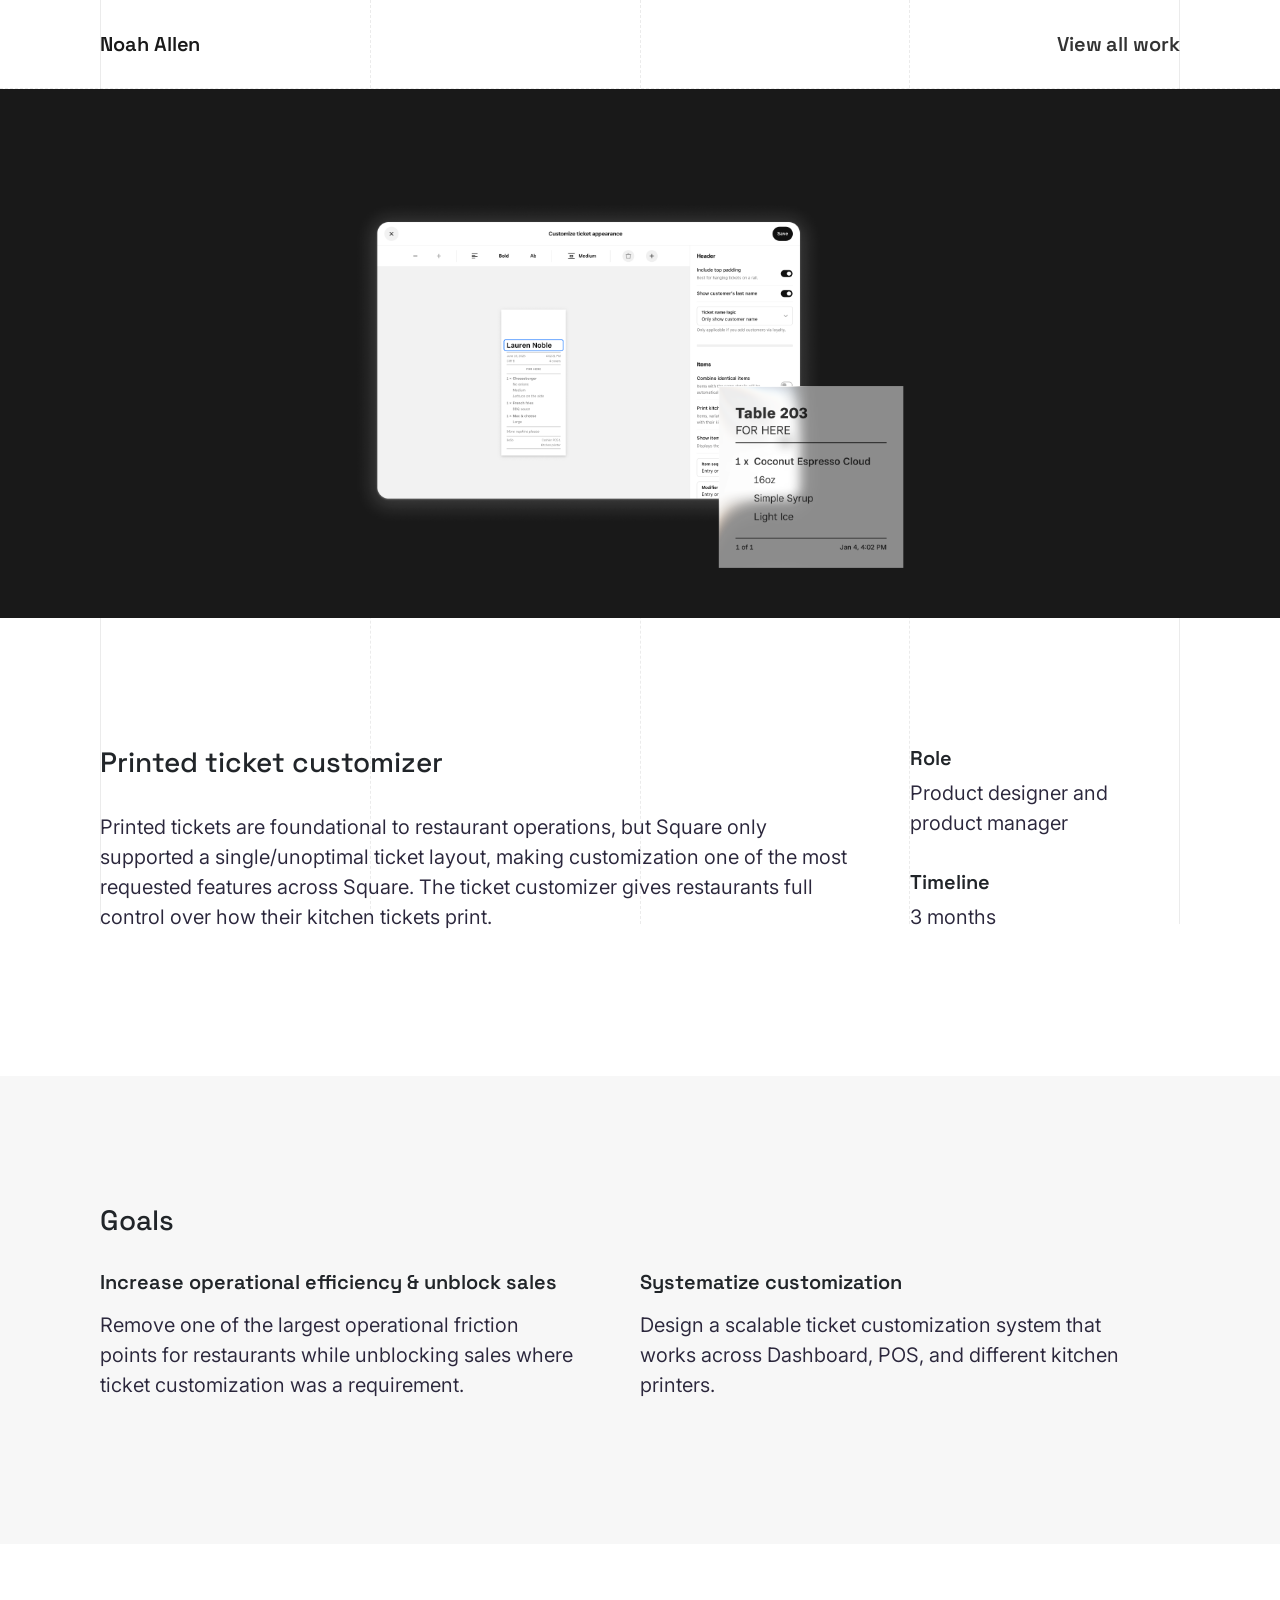
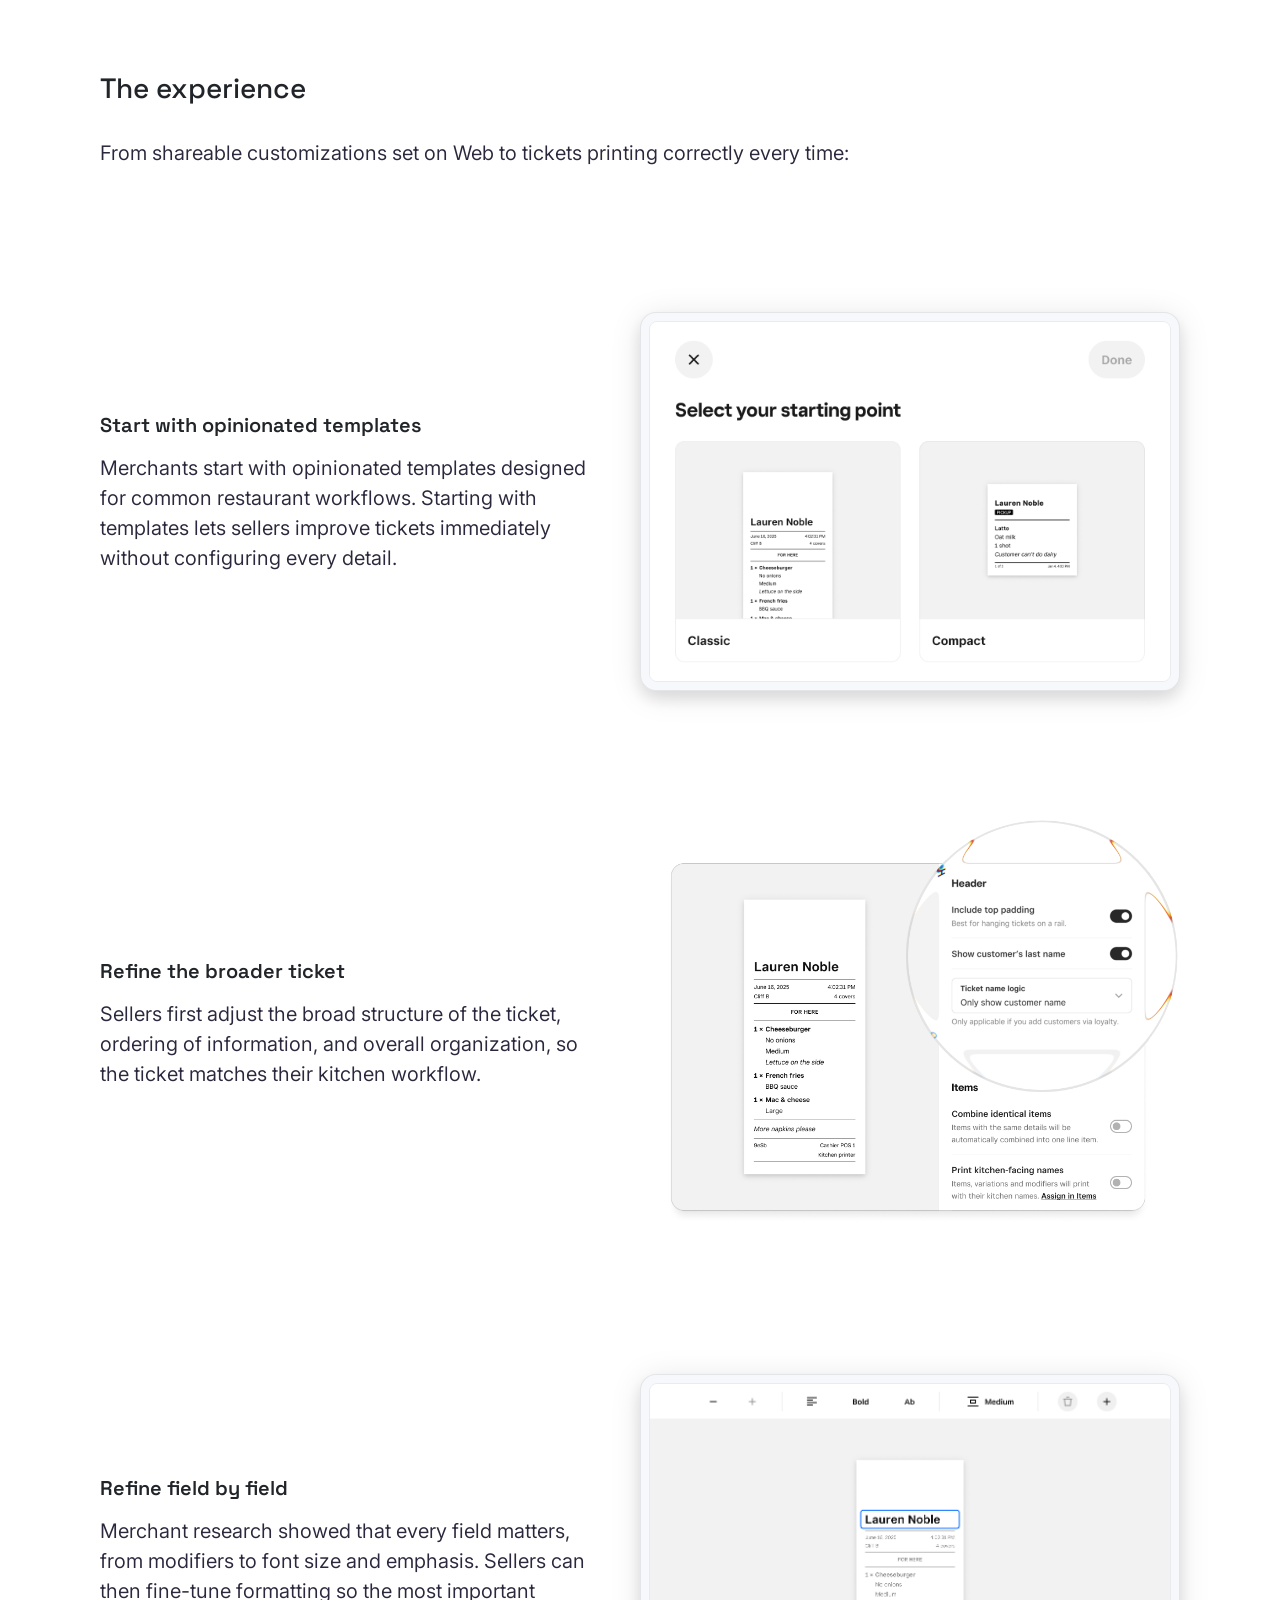
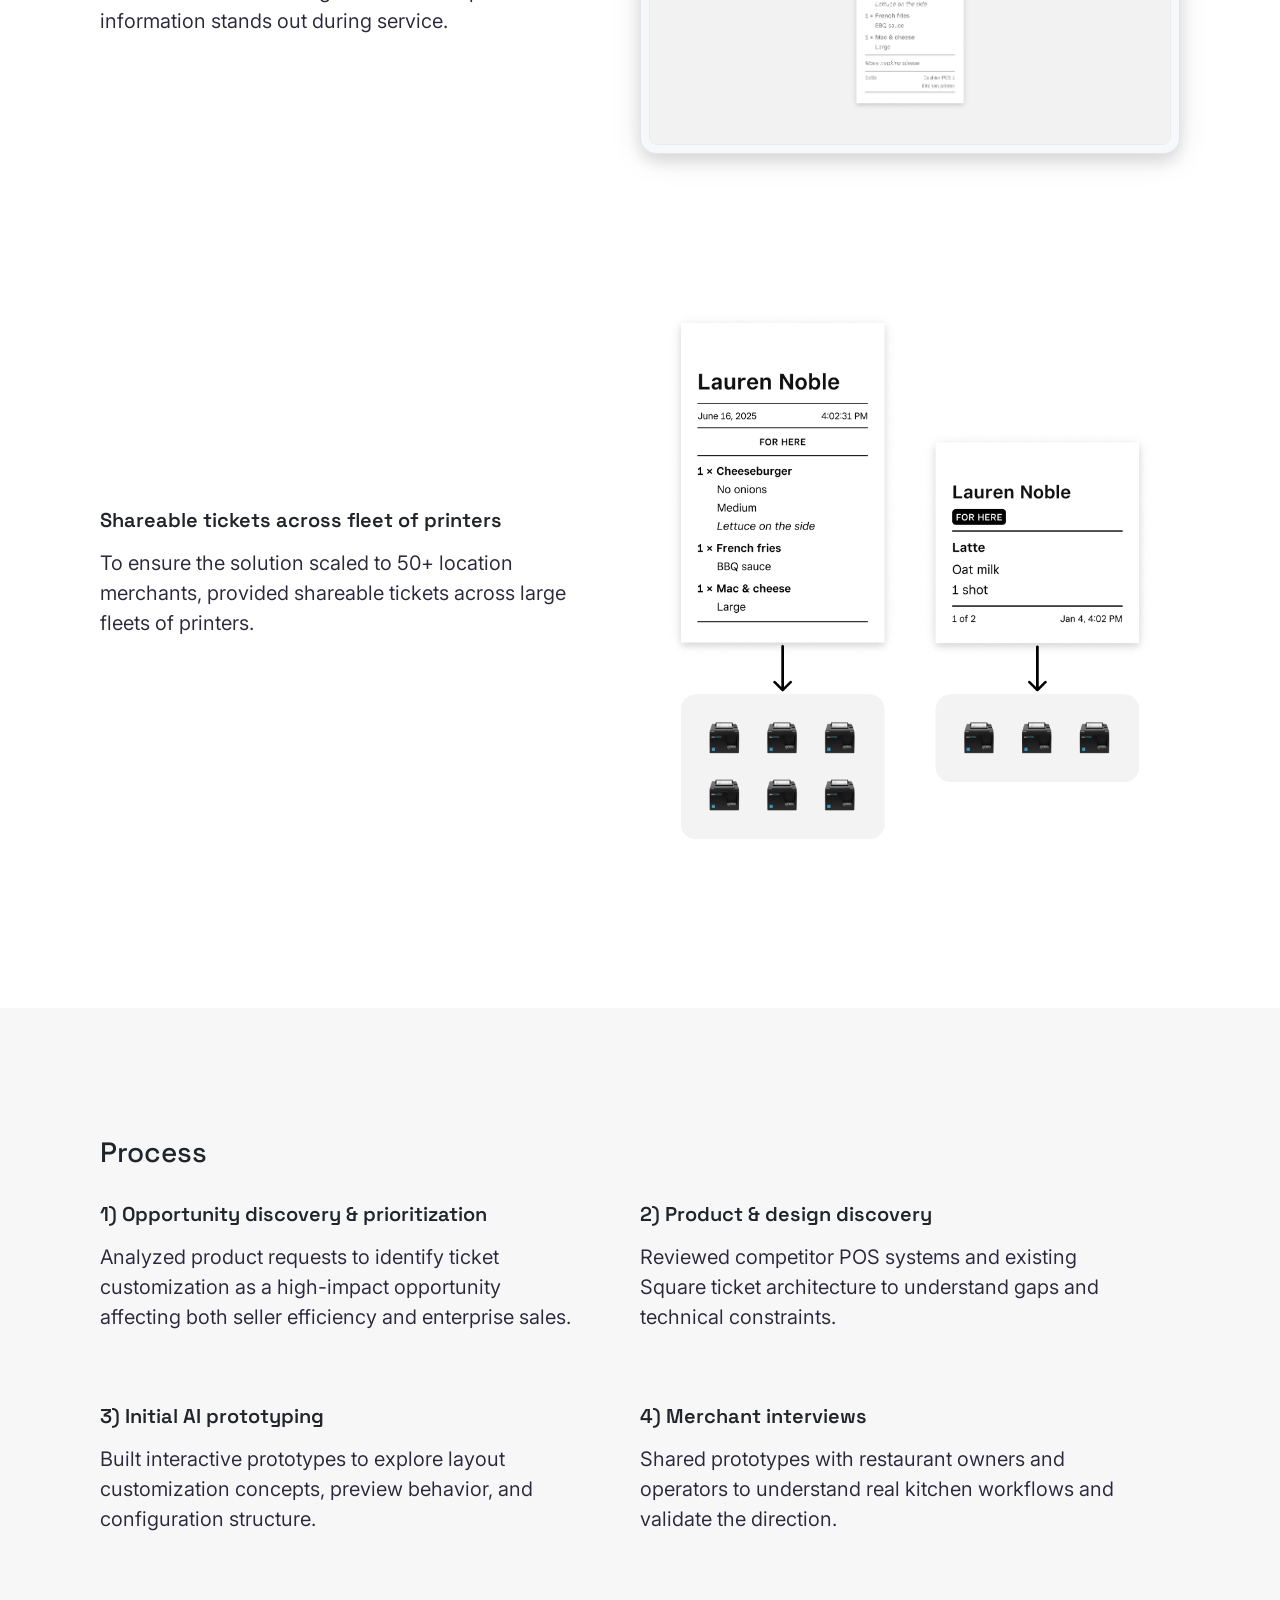
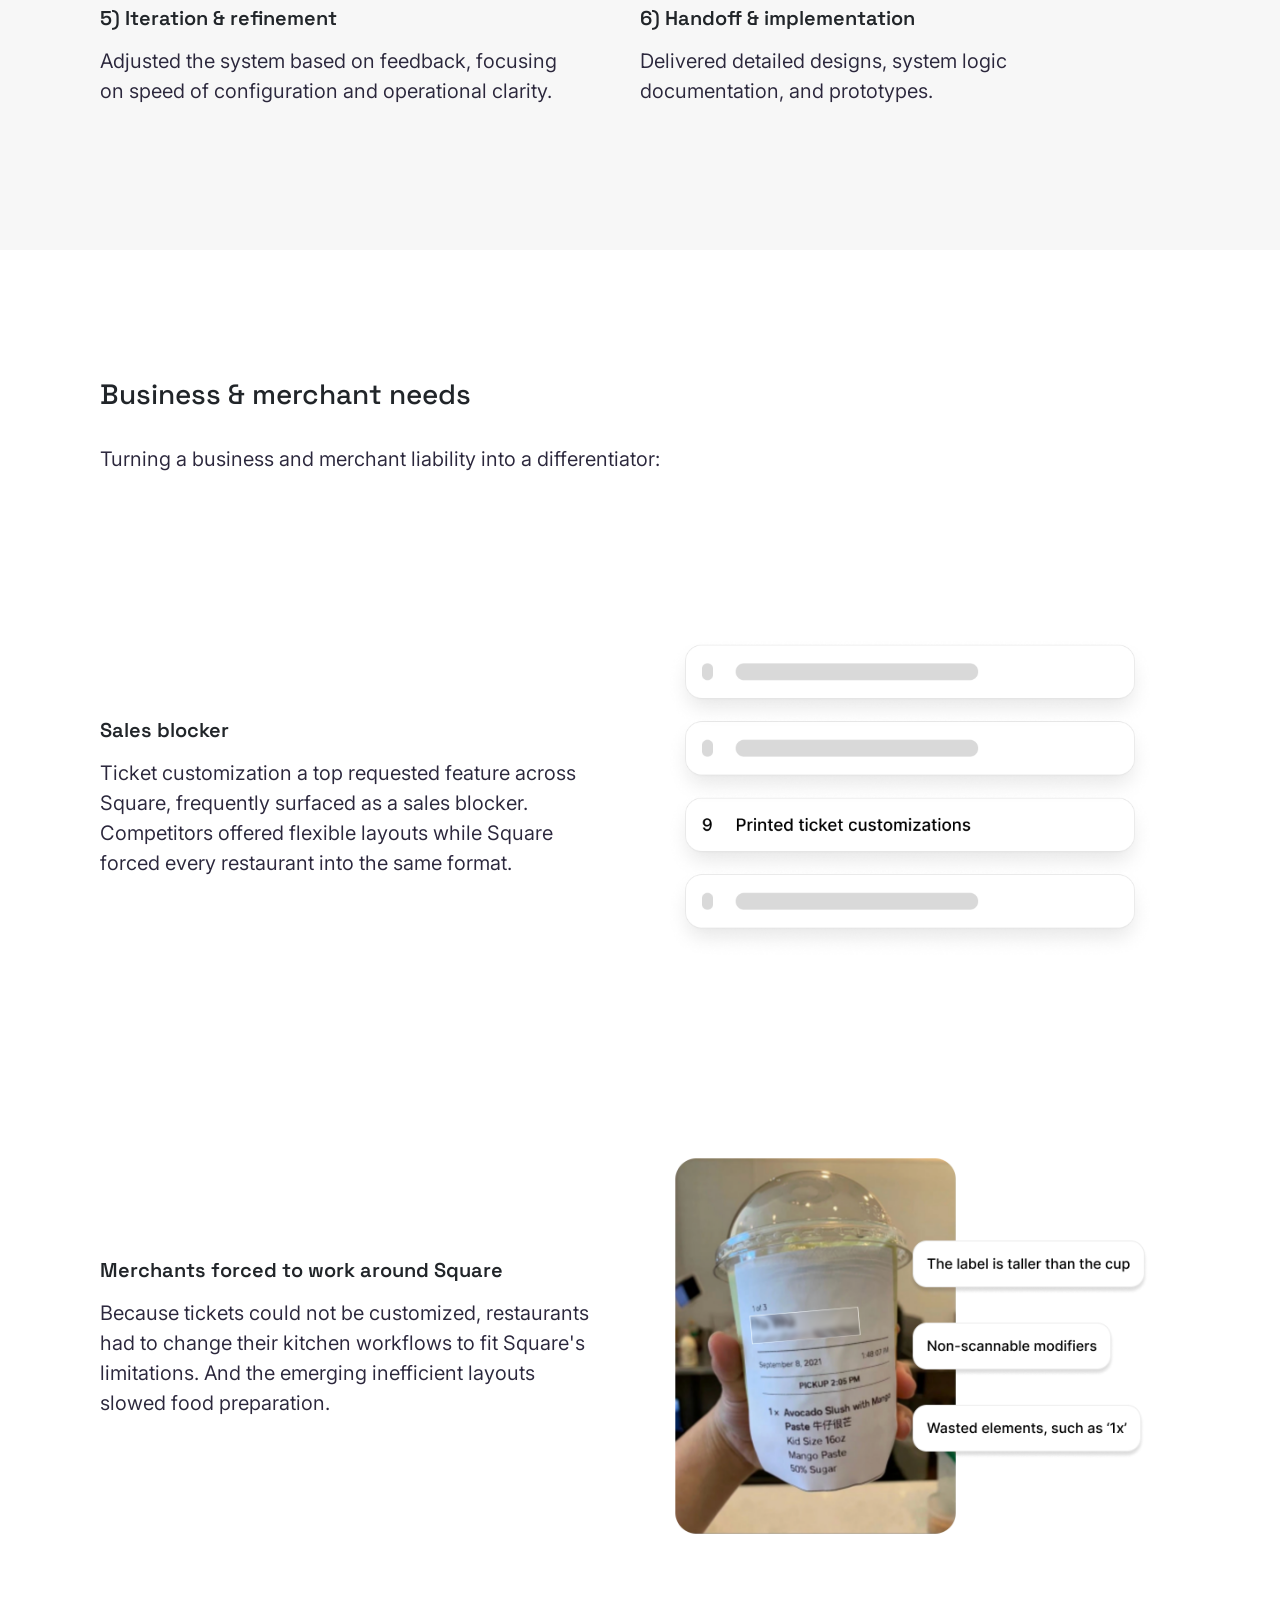
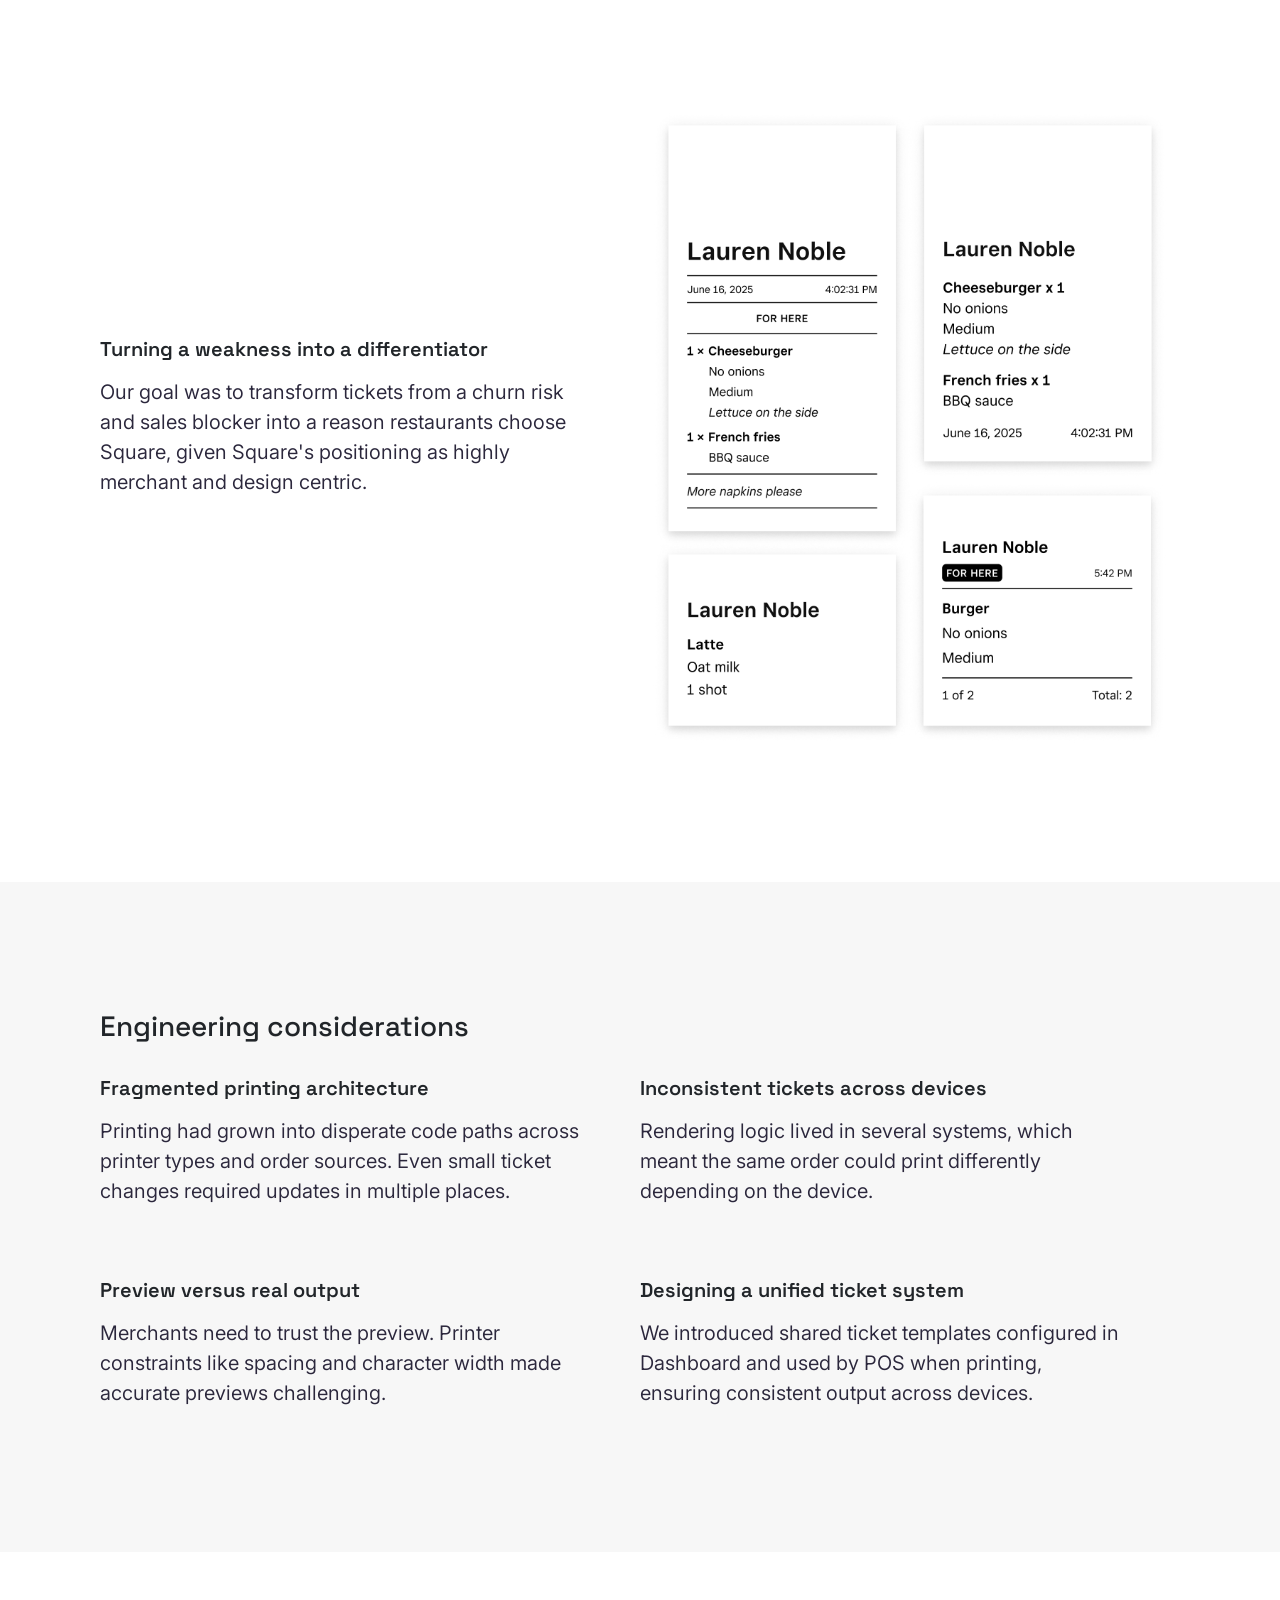
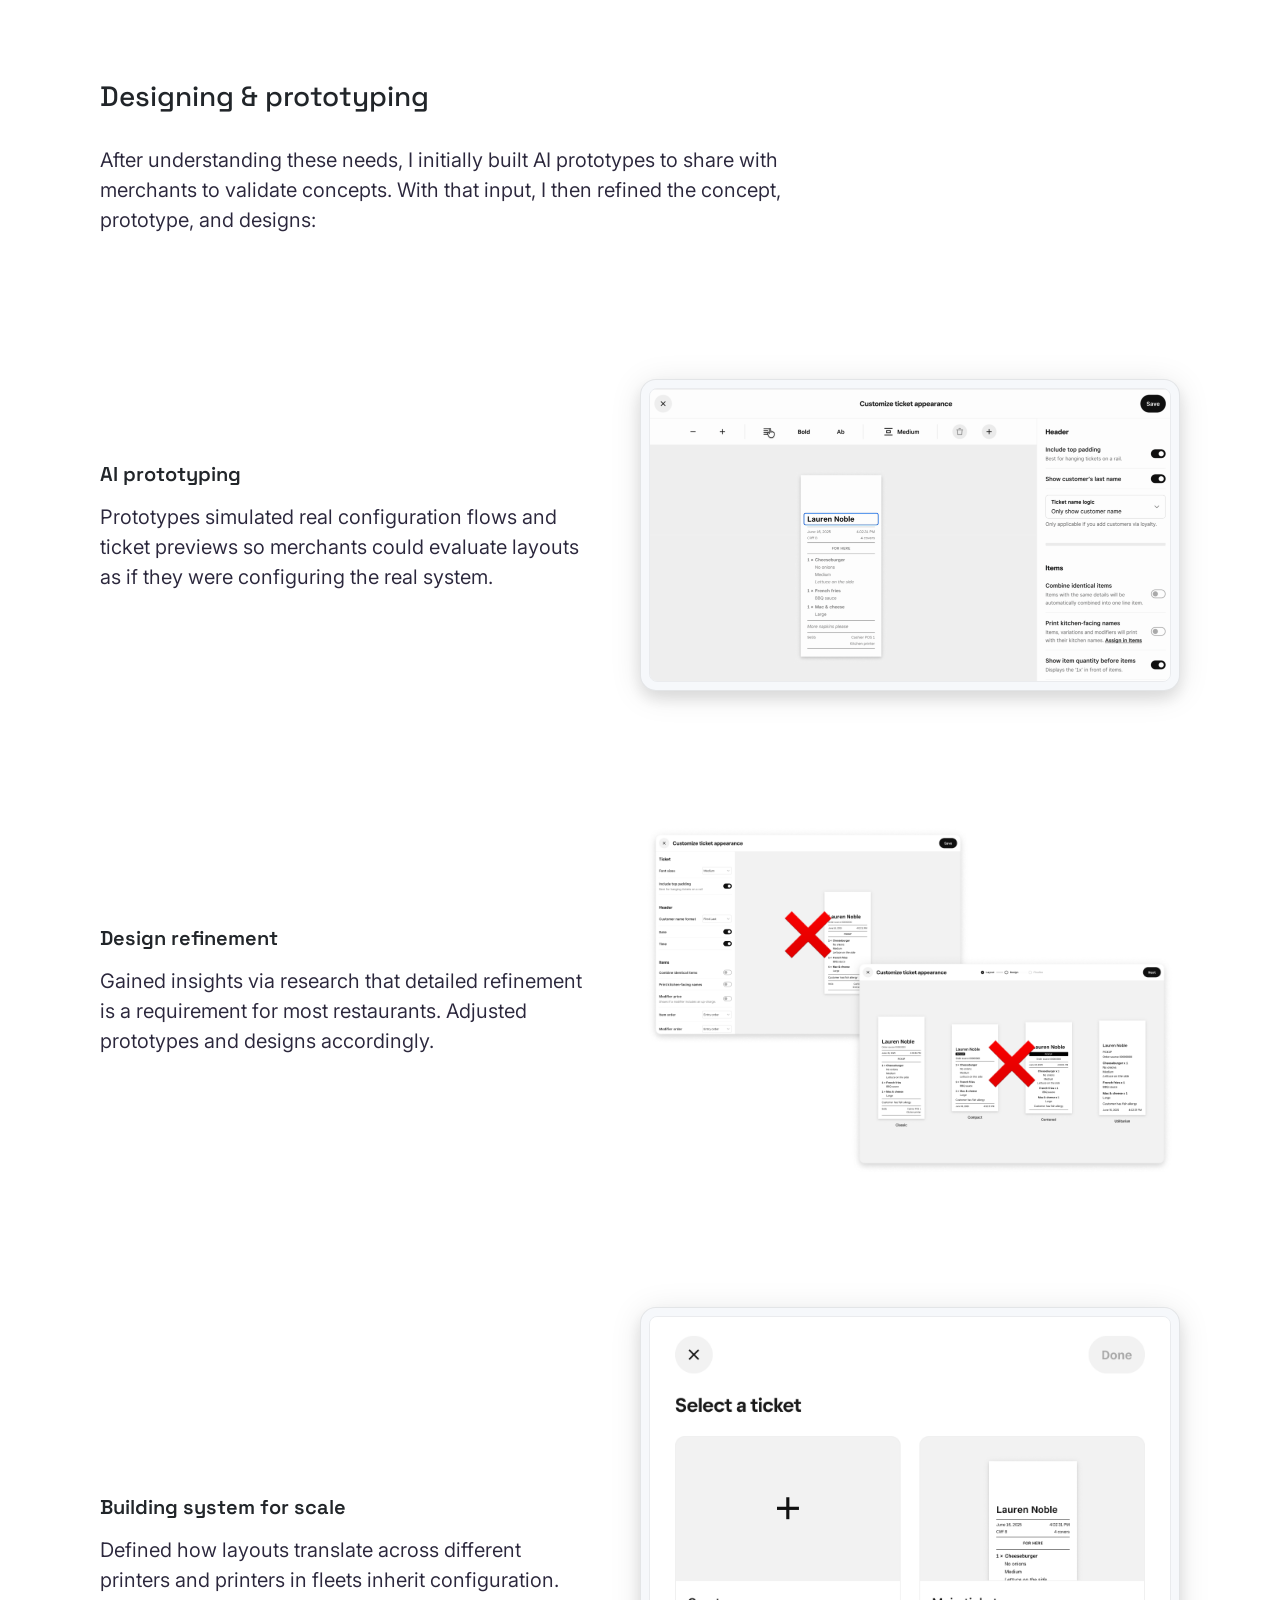
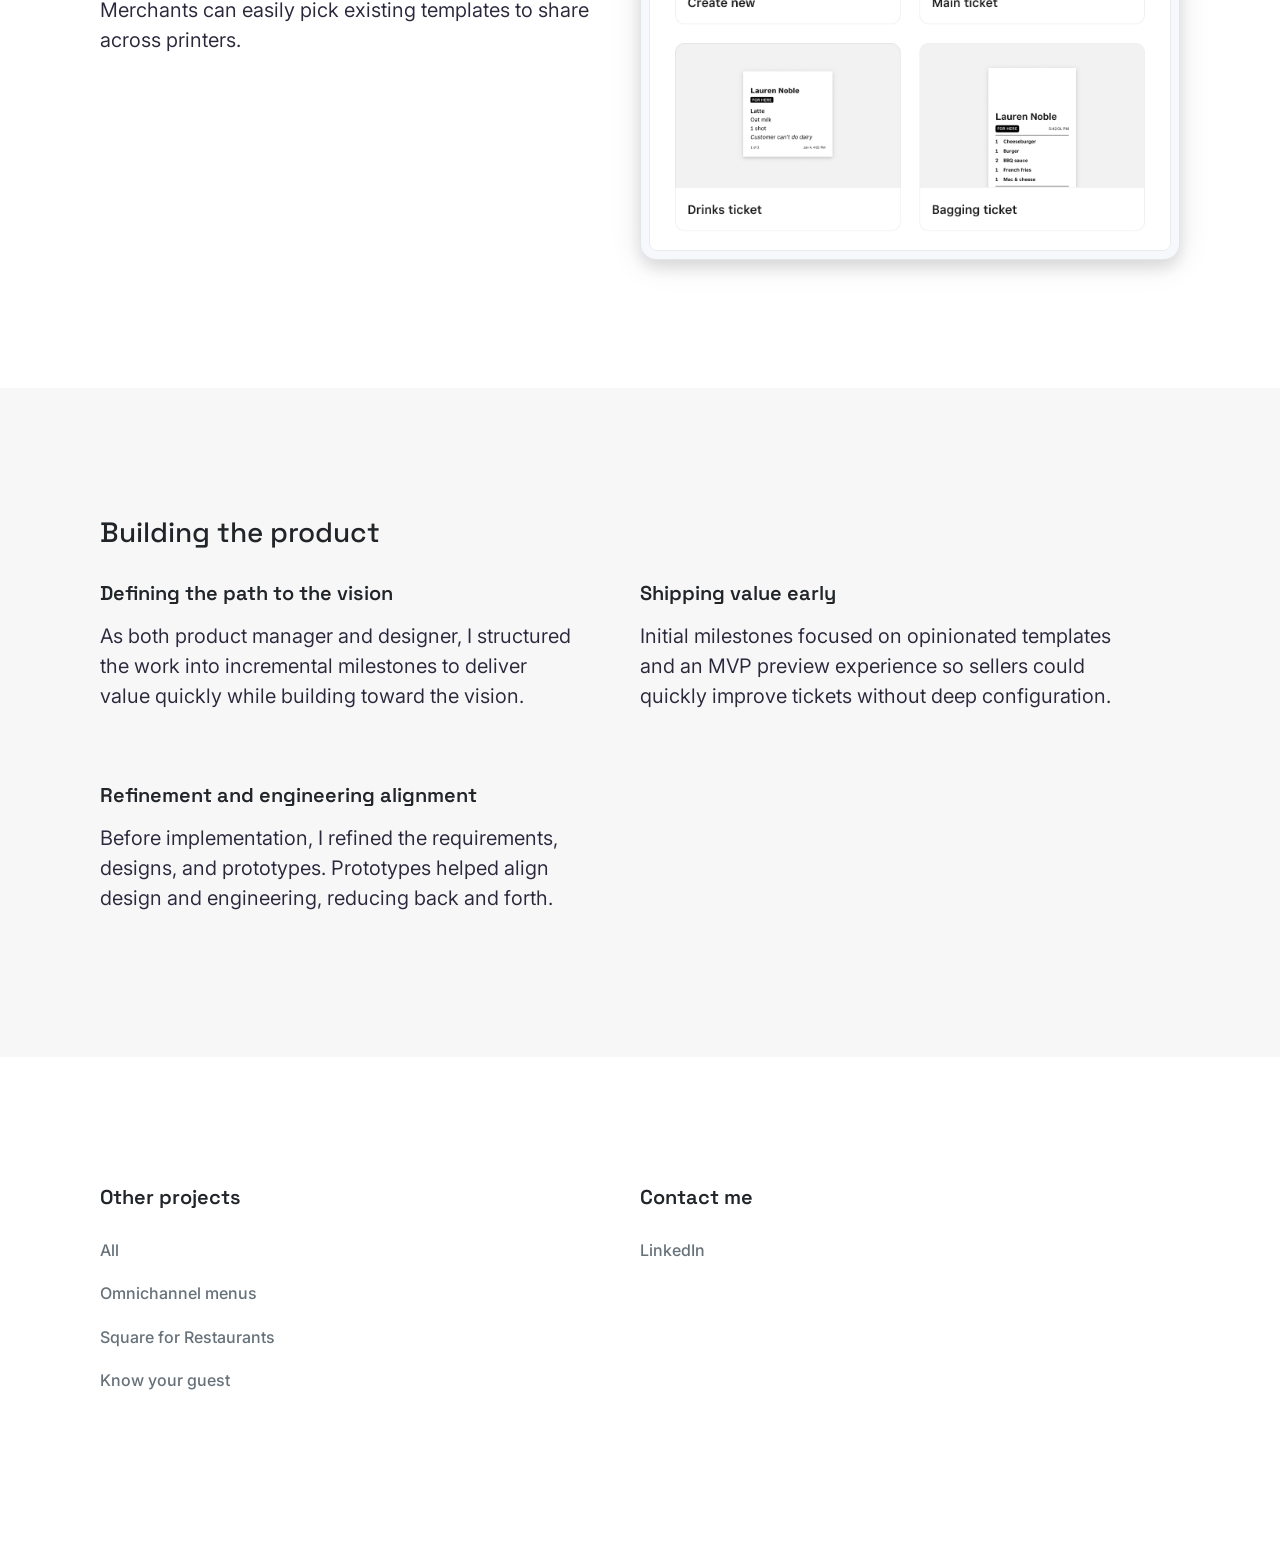
<file: ticket-customization.html>
<!doctype html>
<html xmlns:og="http://opengraphprotocol.org/schema/" xmlns:fb="http://www.facebook.com/2008/fbml" lang="en-US"  class="touch-styles ">
  <head>
    <meta http-equiv="X-UA-Compatible" content="IE=edge,chrome=1">
    <meta name="viewport" content="width=device-width, initial-scale=1.0, shrink-to-fit=no">
    <base href="">
    <meta charset="utf-8" />
    <title>Printed ticket customizer &mdash; Noah Allen</title>
    <link rel="preconnect" href="https://fonts.googleapis.com">
    <link rel="preconnect" href="https://fonts.gstatic.com" crossorigin>
    <link href="https://fonts.googleapis.com/css2?family=Space+Grotesk:wght@300;400;500;600;700&display=swap" rel="stylesheet">
    <link href="https://fonts.googleapis.com/css2?family=Inter:wght@100;200;300;400;500;600;700;800;900&display=swap" rel="stylesheet">
    <link rel="stylesheet" href="styles/styles.css" />
    <link href="https://cdn.jsdelivr.net/npm/bootstrap@5.0.2/dist/css/bootstrap.min.css" rel="stylesheet" integrity="sha384-EVSTQN3/azprG1Anm3QDgpJLIm9Nao0Yz1ztcQTwFspd3yD65VohhpuuCOmLASjC" crossorigin="anonymous">
    <link rel="icon" type="image/png" href="favicon.png"/>
  </head>
  <body id="collection-5eba22b26d0cf6792a5a08ef" class="site-spacing-extra-small site-outer-padding-medium site-alignment-center tweak-site-ajax-loading-enable ancillary-header-full-width" data-controller="BodyClassController">

  <div class="overflow-wrapper">

  <div class='col-12 sketch-lines-container d-none d-sm-block'>
    <div class='sketch-lines hor-main-spacing'>
      <div class='sketch-line d-none d-lg-block col-lg-3'></div>
      <div class='sketch-line d-none d-lg-block col-lg-3'></div>
      <div class='sketch-line d-none d-sm-block col-sm-6 col-lg-3'></div>
      <div class='sketch-line-right d-none d-sm-block col-sm-6 col-lg-3'></div>
    </div>
  </div>

    <div id="site" class="site-container">

      <header id="header" class="row hor-main-spacing px-lg-0 " >
        <div class="col-6 " style='padding: 0px;'>
          <h3 class="site-title"><a href="index.html">Noah Allen</a></h3>
        </div>
        <div class="col-6 row" id='navigation-as'>
          <nav class="site-navigation" role="navigation" data-content-field="navigation">
            <div class="nav-item index active homepage" id="id-5be735d0b8a0453fd31dd497">
              <a href="index.html" class="nav-item-index primary-nav-wrapper ">
                <h3>View all work</h3>
              </a>
            </div>
          </nav>
        </div>
      </header>

      <div id="content" class="content-container">

        <main id="page" class="site-page" role="main">
          <div class='dark-gray-splash-blocks container-fluid position-relative pt-3 pt-sm-5' style='pointer-events: none;'>
            <div class='container col-11 col-sm-10 col-md-10 col-lg-8 pt-2' >
              <img style='margin-top: 24px;' src='custom-printed-tickets.png' class="img-fluid" alt="..."  >
            </div>
          </div>

          <div class="vertical-spacing-128 row hor-main-spacing gx-0" data-content-field="main-content">
            <div class='col-12 col-lg-9 pe-0 pe-md-5'>
              <h2 class='margin-bottom-32'>Printed ticket customizer</h2>
              <p>Printed tickets are foundational to restaurant operations, but Square only supported a single/unoptimal ticket layout, making customization one of the most requested features across Square. The ticket customizer gives restaurants full control over how their kitchen tickets print.</p>
            </div>
            <div class='col-md-12 col-lg-3 d-none d-md-flex row gx-0 pt-0 pt-md-4 pt-lg-0'>
              <div class='col-12 col-md-6 col-lg-12'>
                <h3 class='margin-bottom-8'>Role</h3>
                <p class='margin-bottom-32'>Product designer and product manager</p>
              </div>
              <div class='col-12 col-md-6 col-lg-12'>
                <h3 class='margin-bottom-8'>Timeline</h3>
                <p>3 months</p>
              </div>
            </div>
          </div>

          <div class='col-12 background-light vertical-spacing-128'>
            <div class="hor-main-spacing gx-0" data-content-field="main-content">
              <h2 class='margin-bottom-32'>Goals</h2>
              <div class='col-12 row'>
                <div class='col-12 col-md-6 pe-md-5 pb-5 pb-md-0'>
                  <h3 class='margin-bottom-16'>Increase operational efficiency & unblock sales</h3>
                  <p>Remove one of the largest operational friction points for restaurants while unblocking sales where ticket customization was a requirement.</p>
                </div>
                <div class='col-12 col-md-6 pe-md-5'>
                  <h3 class='margin-bottom-16'>Systematize customization</h3>
                  <p>Design a scalable ticket customization system that works across Dashboard, POS, and different kitchen printers.</p>
                </div>
              </div>
            </div>
          </div>

          <div class="vertical-spacing-128 row hor-main-spacing gx-0" data-content-field="main-content">
            <div class='col-12 col-md-9 pe-0 pe-md-5'>
              <h2 class='margin-bottom-32'>The experience</h2>
              <p>From shareable customizations set on Web to tickets printing correctly every time:</p>
            </div>
            <div class='col-3 d-none d-md-block'></div>
          </div>

          <div class="image-block row row hor-main-spacing gx-0" data-content-field="main-content">
            <div class='col-12 col-md-6 pe-0 pe-md-5'>
              <h3 class='margin-bottom-16'>Start with opinionated templates</h3>
              <p>Merchants start with opinionated templates designed for common restaurant workflows. Starting with templates lets sellers improve tickets immediately without configuring every detail.</p>
            </div>
            <div class='col-12 col-md-6'>
              <div class='chrome-image-container'>
                <img src='customizer-first-modal.png' class="img-fluid image-within-chrome" alt="...">
              </div>
            </div>
          </div>

          <div class="image-block row row hor-main-spacing gx-0" data-content-field="main-content">
            <div class='col-12 col-md-6 pe-0 pe-md-5'>
              <h3 class='margin-bottom-16'>Refine the broader ticket</h3>
              <p>Sellers first adjust the broad structure of the ticket, ordering of information, and overall organization, so the ticket matches their kitchen workflow.</p>
            </div>
            <div class='col-12 col-md-6'>
                <img src='customizer-side-panel.png' class="img-fluid" alt="...">
            </div>
          </div>

          <div class="image-block row row hor-main-spacing gx-0" data-content-field="main-content">
            <div class='col-12 col-md-6 pe-0 pe-md-5'>
              <h3 class='margin-bottom-16'>Refine field by field</h3>
              <p>Merchant research showed that every field matters, from modifiers to font size and emphasis. Sellers can then fine-tune formatting so the most important information stands out during service.</p>
            </div>
            <div class='col-12 col-md-6'>
                <div class='chrome-image-container'>
                  <img src='customizer-field.png' class="img-fluid  image-within-chrome" alt="...">
                </div>
              </div>
          </div>

          <div class="image-block row row hor-main-spacing gx-0" data-content-field="main-content">
            <div class='col-12 col-md-6 pe-0 pe-md-5'>
              <h3 class='margin-bottom-16'>Shareable tickets across fleet of printers</h3>
              <p>To ensure the solution scaled to 50+ location merchants, provided shareable tickets across large fleets of printers.</p>
            </div>
            <div class='col-12 col-md-6'>
                <img src='shared-tickets.png' class="img-fluid" alt="...">
            </div>
          </div>

          <div class='col-12 background-light vertical-spacing-128'>
            <div class="hor-main-spacing gx-0" data-content-field="main-content">
              <h2 class='margin-bottom-32'>Process</h2>
              <div class='col-12 row margin-bottom-56'>
                <div class='col-12 col-md-6 pe-md-5 pe-0 pb-5 pb-md-0'>
                  <h3 class='margin-bottom-16'>1) Opportunity discovery & prioritization</h3>
                  <p>Analyzed product requests to identify ticket customization as a high-impact opportunity affecting both seller efficiency and enterprise sales.</p>
                </div>
                <div class='col-12 col-md-6 pe-md-5 pe-0'>
                  <h3 class='margin-bottom-16'>2) Product & design discovery</h3>
                  <p>Reviewed competitor POS systems and existing Square ticket architecture to understand gaps and technical constraints.</p>
                </div>
              </div>
              <div class='col-12 row margin-bottom-56'>
                <div class='col-12 col-md-6 pe-md-5 pe-0 pb-5 pb-md-0'>
                  <h3 class='margin-bottom-16'>3) Initial AI prototyping</h3>
                  <p>Built interactive prototypes to explore layout customization concepts, preview behavior, and configuration structure.</p>
                </div>
                <div class='col-12 col-md-6 pe-md-5 pe-0'>
                  <h3 class='margin-bottom-16'>4) Merchant interviews</h3>
                  <p>Shared prototypes with restaurant owners and operators to understand real kitchen workflows and validate the direction.</p>
                </div>
              </div>
              <div class='col-12 row'>
                <div class='col-12 col-md-6 pe-md-5 pe-0 pb-5 pb-md-0'>
                  <h3 class='margin-bottom-16'>5) Iteration & refinement</h3>
                  <p>Adjusted the system based on feedback, focusing on speed of configuration and operational clarity.</p>
                </div>
                <div class='col-12 col-md-6 pe-md-5 pe-0'>
                  <h3 class='margin-bottom-16'>6) Handoff & implementation</h3>
                  <p>Delivered detailed designs, system logic documentation, and prototypes.</p>
                </div>
              </div>
            </div>
          </div>

          <div class="vertical-spacing-128 row hor-main-spacing gx-0" data-content-field="main-content">
            <div class='col-12 col-md-9 pe-0 pe-md-5'>
              <h2 class='margin-bottom-32'>Business & merchant needs</h2>
              <p>Turning a business and merchant liability into a differentiator:</p>
            </div>
            <div class='col-3 d-none d-md-block'></div>
          </div>

          <div class="image-block row row hor-main-spacing gx-0" data-content-field="main-content">
            <div class='col-12 col-md-6 pe-0 pe-md-5'>
              <h3 class='margin-bottom-16'>Sales blocker</h3>
              <p>Ticket customization a top requested feature across Square, frequently surfaced as a sales blocker. Competitors offered flexible layouts while Square forced every restaurant into the same format.</p>
            </div>
            <div class='col-12 col-md-6'>
              <img src='customizer-top-request.png' class="img-fluid" alt="...">
            </div>
          </div>

          <div class="image-block row row hor-main-spacing gx-0" data-content-field="main-content">
            <div class='col-12 col-md-6 pe-0 pe-md-5'>
              <h3 class='margin-bottom-16'>Merchants forced to work around Square</h3>
              <p>Because tickets could not be customized, restaurants had to change their kitchen workflows to fit Square's limitations. And the emerging inefficient layouts slowed food preparation.</p>
            </div>
            <div class='col-12 col-md-6'>
              <img src='ticket-user.png' class="img-fluid" alt="...">
            </div>
          </div>

          <div class="image-block row row hor-main-spacing gx-0" data-content-field="main-content">
            <div class='col-12 col-md-6 pe-0 pe-md-5'>
              <h3 class='margin-bottom-16'>Turning a weakness into a differentiator</h3>
              <p>Our goal was to transform tickets from a churn risk and sales blocker into a reason restaurants choose Square, given Square's positioning as highly merchant and design centric.</p>
            </div>
            <div class='col-12 col-md-6'>
              <img src='ticket-differentiator.png' class="img-fluid" alt="...">
            </div>
          </div>

          <div class='col-12 background-light vertical-spacing-128'>
            <div class="hor-main-spacing gx-0" data-content-field="main-content">
              <h2 class='margin-bottom-32'>Engineering considerations</h2>
              <div class='col-12 row margin-bottom-56'>
                <div class='col-12 col-md-6 pe-md-5 pe-0 pb-5 pb-md-0'>
                  <h3 class='margin-bottom-16'>Fragmented printing architecture</h3>
                  <p>Printing had grown into disperate code paths across printer types and order sources. Even small ticket changes required updates in multiple places.</p>
                </div>
                <div class='col-12 col-md-6 pe-md-5 pe-0'>
                  <h3 class='margin-bottom-16'>Inconsistent tickets across devices</h3>
                  <p>Rendering logic lived in several systems, which meant the same order could print differently depending on the device.</p>
                </div>
              </div>
              <div class='col-12 row'>
                <div class='col-12 col-md-6 pe-md-5 pe-0 pb-5 pb-md-0'>
                  <h3 class='margin-bottom-16'>Preview versus real output</h3>
                  <p>Merchants need to trust the preview. Printer constraints like spacing and character width made accurate previews challenging.</p>
                </div>
                <div class='col-12 col-md-6 pe-md-5 pe-0'>
                  <h3 class='margin-bottom-16'>Designing a unified ticket system</h3>
                  <p>We introduced shared ticket templates configured in Dashboard and used by POS when printing, ensuring consistent output across devices.</p>
                </div>
              </div>
            </div>
          </div>

          <div class="vertical-spacing-128 row hor-main-spacing gx-0" data-content-field="main-content">
            <div class='col-12 col-md-9 pe-0 pe-md-5'>
              <h2 class='margin-bottom-32'>Designing & prototyping</h2>
              <p>After understanding these needs, I initially built AI prototypes to share with merchants to validate concepts. With that input, I then refined the concept, prototype, and designs:</p>
            </div>
            <div class='col-3 d-none d-md-block'></div>
          </div>

          <div class="image-block row row hor-main-spacing gx-0" data-content-field="main-content">
            <div class='col-12 col-md-6 pe-0 pe-md-5'>
              <h3 class='margin-bottom-16'>AI prototyping</h3>
              <p>Prototypes simulated real configuration flows and ticket previews so merchants could evaluate layouts as if they were configuring the real system.</p>
            </div>
            <div class='col-12 col-md-6'>
              <div class='chrome-image-container'>
                <img src='customizer-ai.gif' class="img-fluid image-within-chrome" alt="...">
              </div>
            </div>
          </div>

          <div class="image-block row row hor-main-spacing gx-0" data-content-field="main-content">
            <div class='col-12 col-md-6 pe-0 pe-md-5'>
              <h3 class='margin-bottom-16'>Design refinement</h3>
              <p>Gained insights via research that detailed refinement is a requirement for most restaurants. Adjusted prototypes and designs accordingly.</p>
            </div>
            <div class='col-12 col-md-6'>
              <img src='customizer-cutting-room.png' class="img-fluid" alt="...">
            </div>
          </div>

          <div class="image-block row row hor-main-spacing gx-0" data-content-field="main-content">
            <div class='col-12 col-md-6 pe-0 pe-md-5'>
              <h3 class='margin-bottom-16'>Building system for scale</h3>
              <p>Defined how layouts translate across different printers and printers in fleets inherit configuration. Merchants can easily pick existing templates to share across printers.</p>
            </div>
            <div class='col-12 col-md-6'>
              <div class='chrome-image-container'>
                <img src='customizer-scaled-system.png' class="img-fluid image-within-chrome" alt="...">
              </div>
            </div>
          </div>

          <div class='col-12 background-light vertical-spacing-128'>
            <div class="hor-main-spacing gx-0" data-content-field="main-content">
              <h2 class='margin-bottom-32'>Building the product</h2>
              <div class='col-12 row margin-bottom-56'>
                <div class='col-12 col-md-6 pe-md-5 pe-0 pb-5 pb-md-0'>
                  <h3 class='margin-bottom-16'>Defining the path to the vision</h3>
                  <p>As both product manager and designer, I structured the work into incremental milestones to deliver value quickly while building toward the vision. </p>
                </div>
                <div class='col-12 col-md-6 pe-md-5 pe-0'>
                  <h3 class='margin-bottom-16'>Shipping value early</h3>
                  <p>Initial milestones focused on opinionated templates and an MVP preview experience so sellers could quickly improve tickets without deep configuration.</p>
                </div>
              </div>
              <div class='col-12 row'>
                <div class='col-12 col-md-6 pe-md-5 pe-0'>
                  <h3 class='margin-bottom-16'>Refinement and engineering alignment</h3>
                  <p>Before implementation, I refined the requirements, designs, and prototypes. Prototypes helped align design and engineering, reducing back and forth.</p>
                </div>
              </div>
            </div>
          </div>

          <div class='col-12 vertical-spacing-128'>
            <div class="hor-main-spacing gx-0" data-content-field="main-content">
              <div class='col-12 row'>
                <div class='col-12 col-md-6 pe-md-5 pb-5 pb-md-0'>
                  <h3 class='margin-bottom-32'>Other projects</h3>
                  <a href='index.html'>All</a><br>
                  <a href='omnichannel-menus.html'>Omnichannel menus</a><br>
                  <a href='square-restaurants.html'>Square for Restaurants</a><br>
                  <a href='know-your-guest.html'>Know your guest</a><br>
                </div>
                <div class='col-12 col-md-6 pe-md-5'>
                  <h3 class='margin-bottom-32'>Contact me</h3>
                  <a href='https://www.linkedin.com/in/noah-allen-9085a93b4'>LinkedIn</a><br>
                </div>
              </div>
            </div>
          </div>

        </main>

      </div>
    </div>

  </div>
  </body>
</html>
</file>
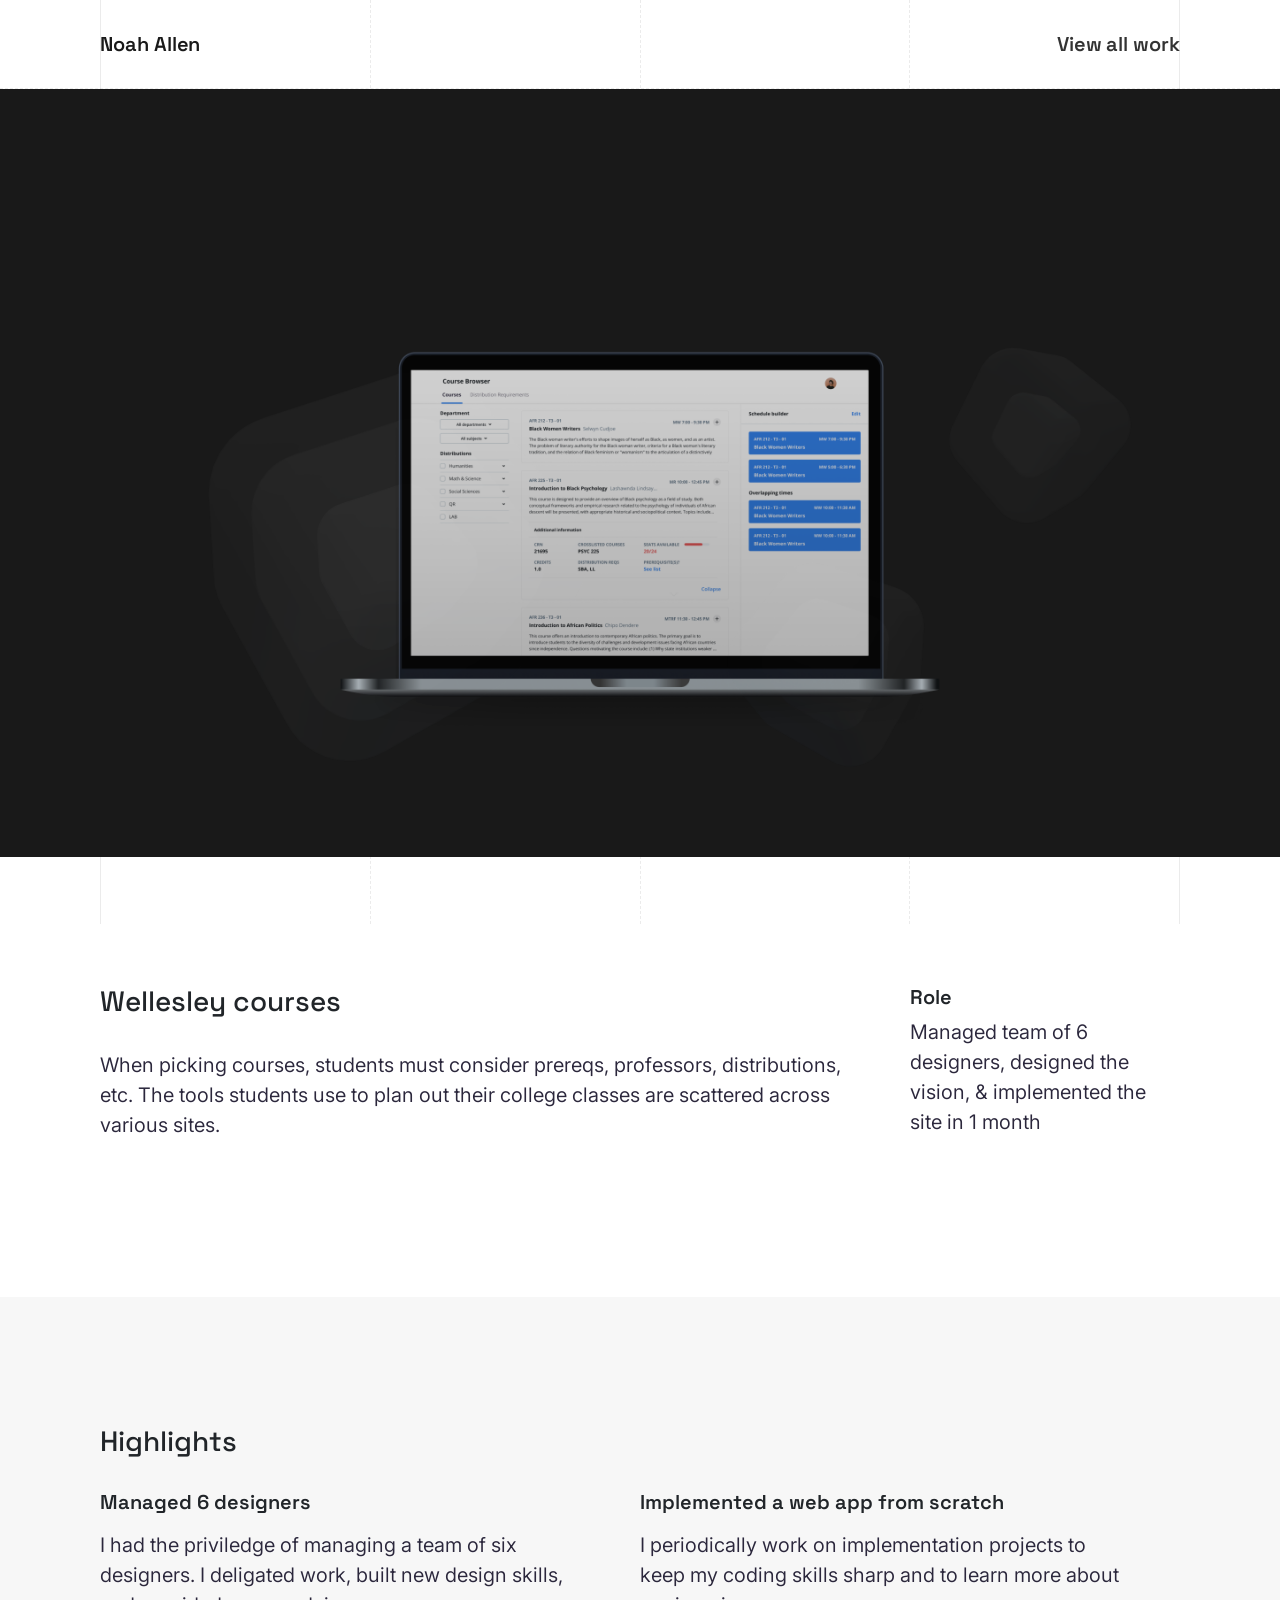
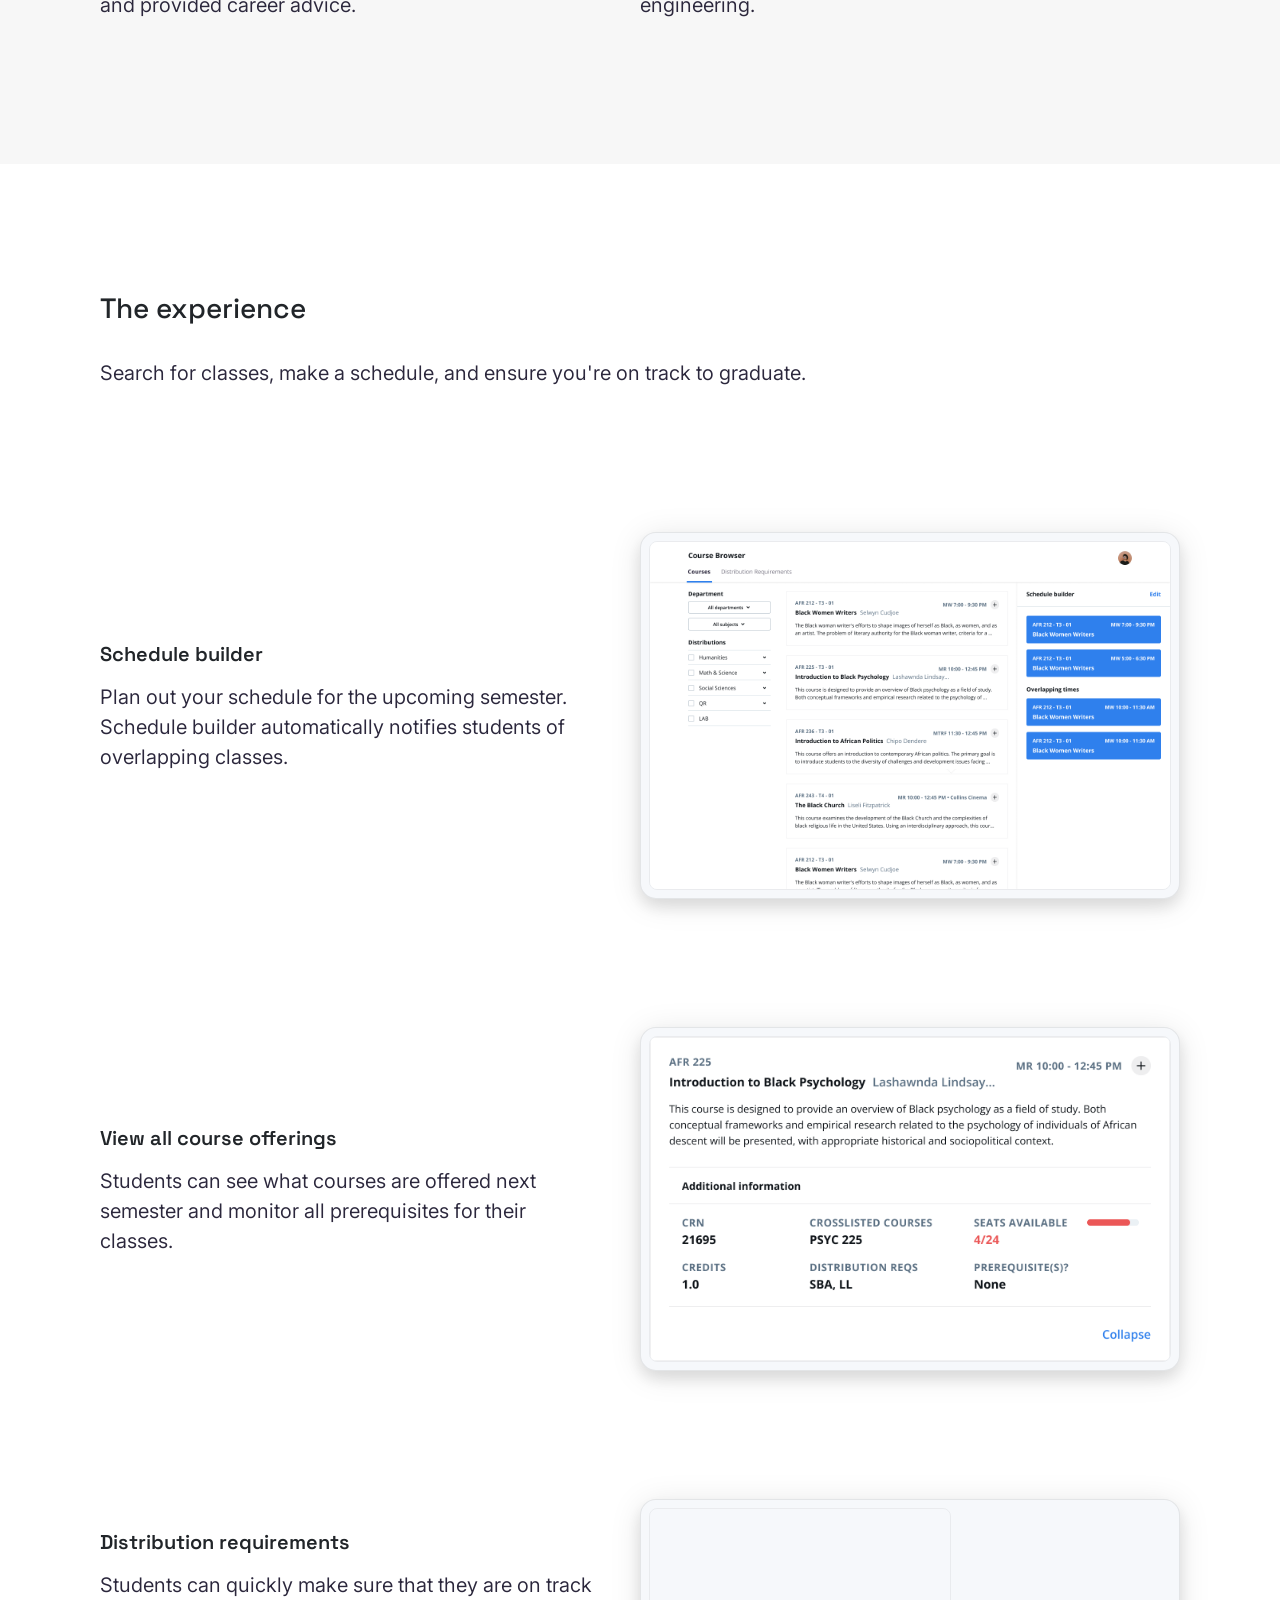
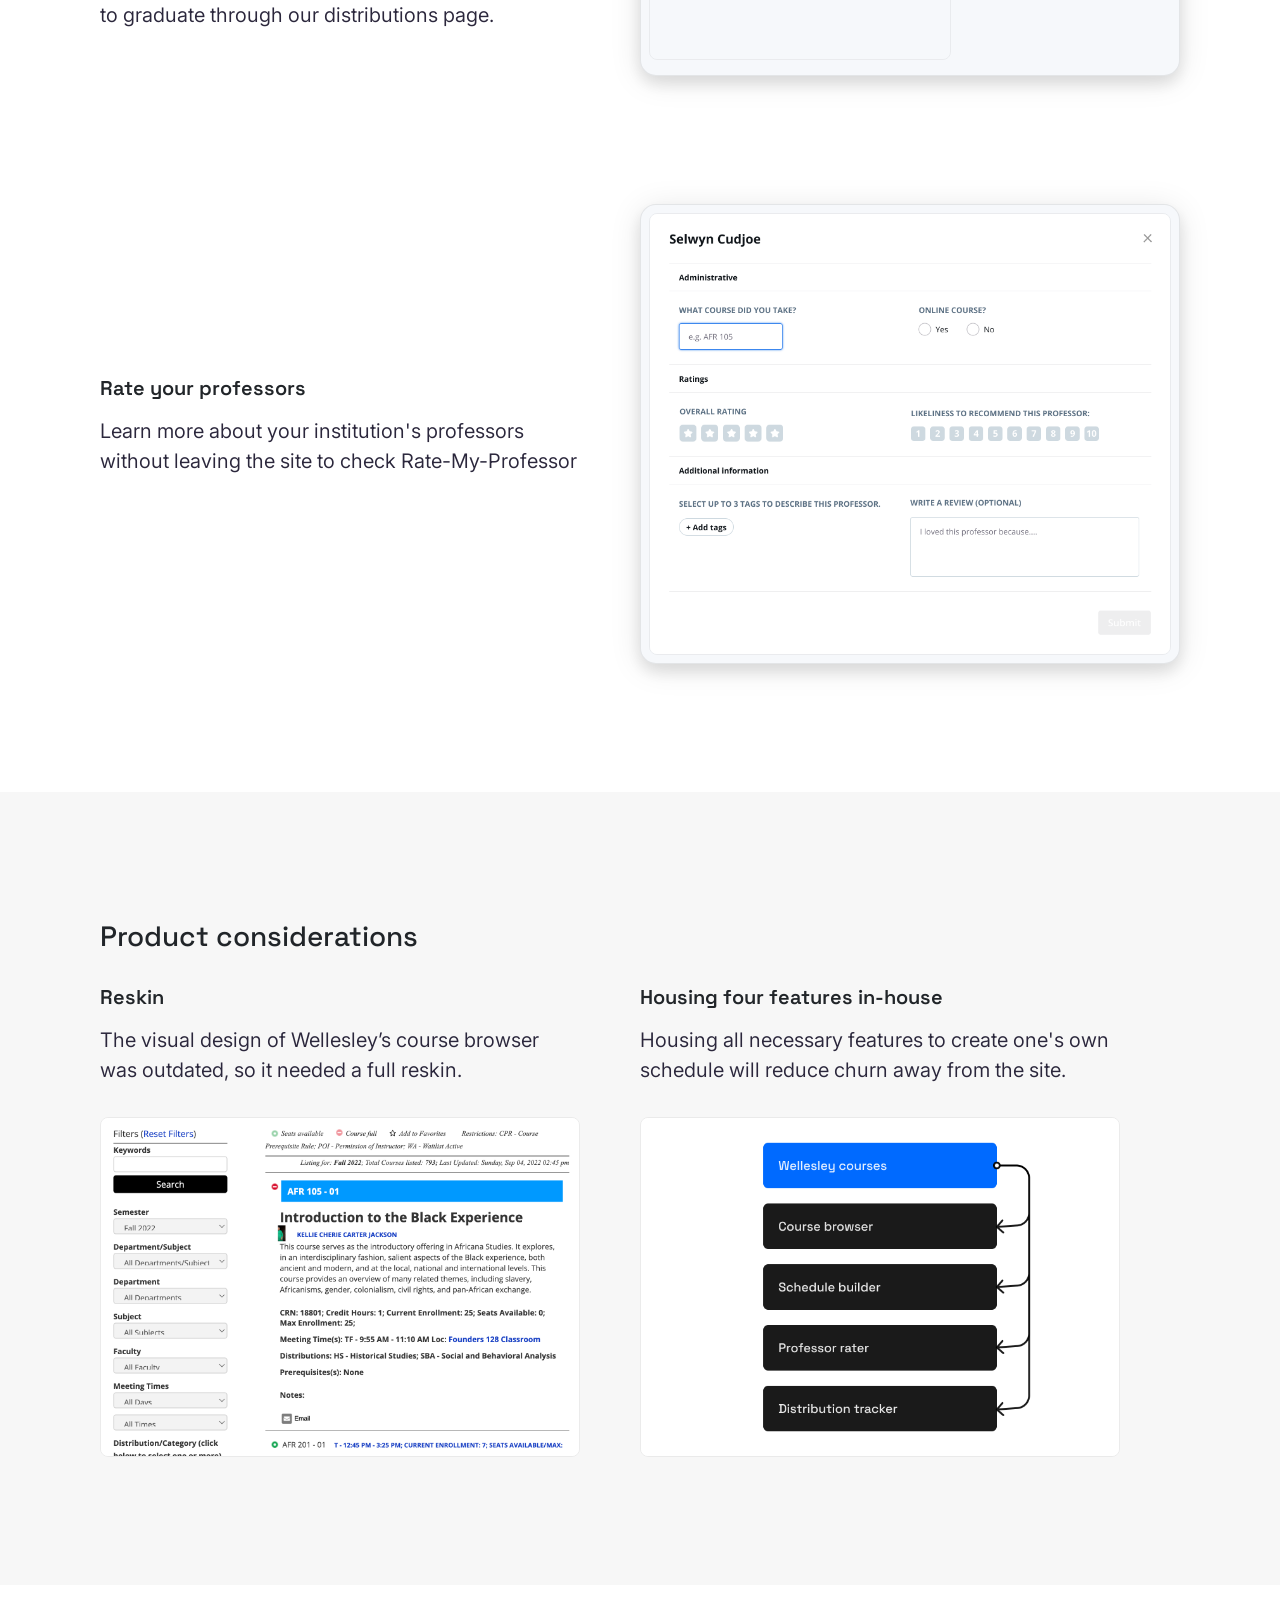
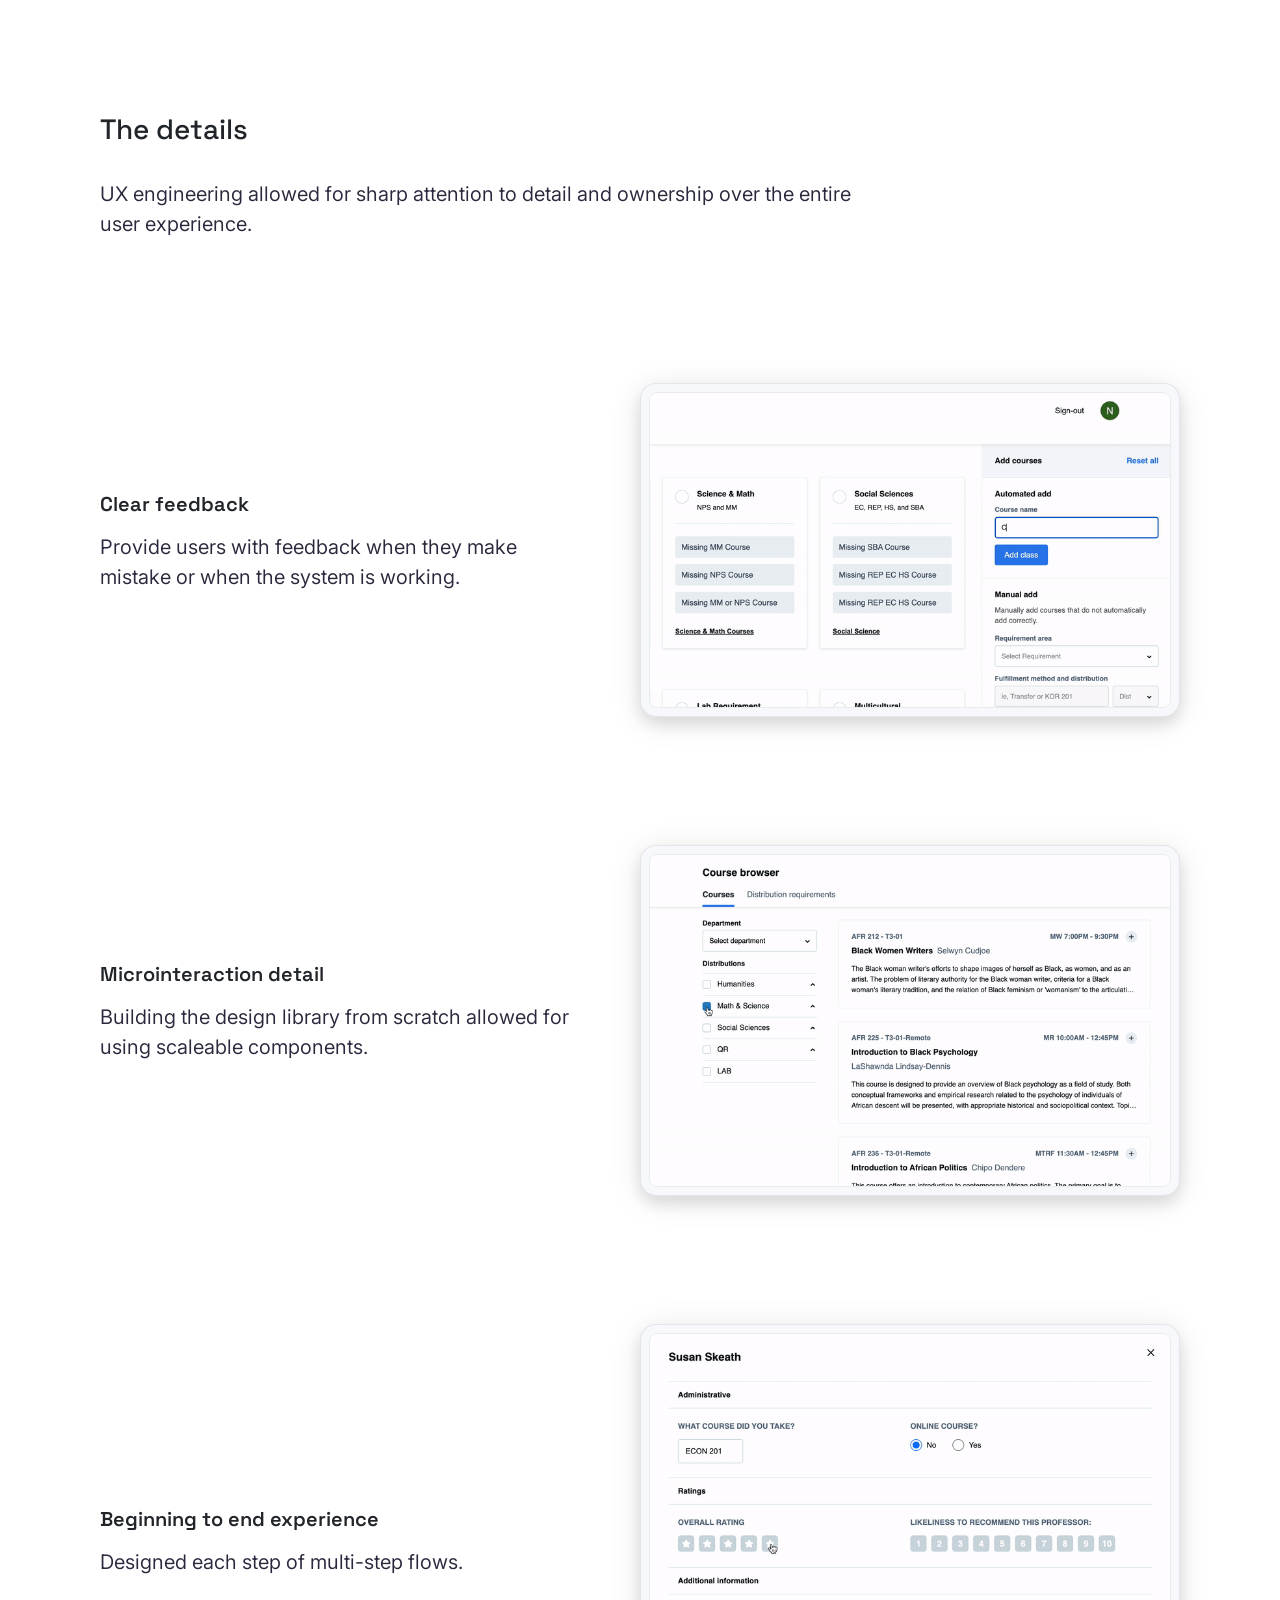
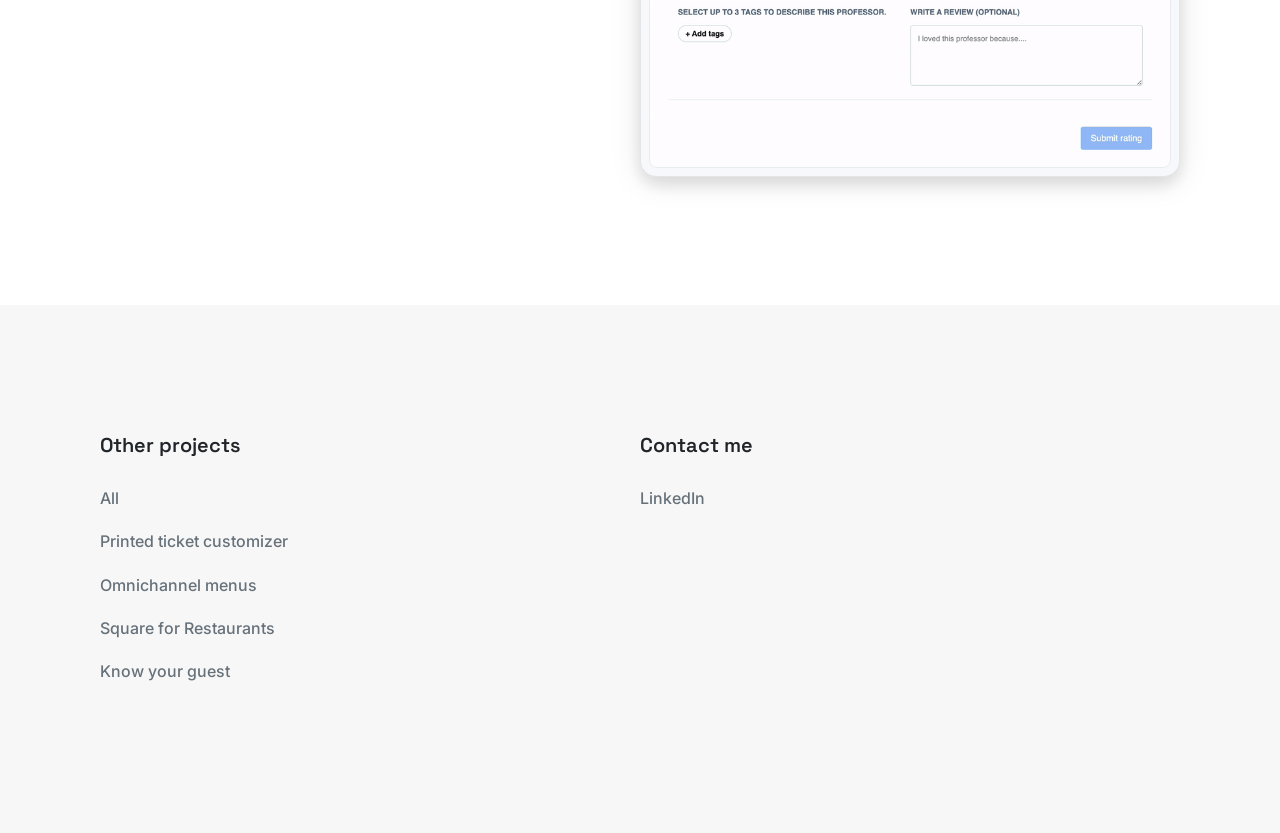
<file: wellesley-courses.html>
<!doctype html>
<html xmlns:og="http://opengraphprotocol.org/schema/" xmlns:fb="http://www.facebook.com/2008/fbml" lang="en-US"  class="touch-styles ">
  <head>
    <meta http-equiv="X-UA-Compatible" content="IE=edge,chrome=1">
    <meta name="viewport" content="width=device-width, initial-scale=1.0, shrink-to-fit=no">
    <!-- This is Squarespace. --><!-- synthesizer-yellow-887a -->
<base href="">
<meta charset="utf-8" />
<title>Wellesley courses &mdash; Noah Allen</title>

<link rel="preconnect" href="https://fonts.googleapis.com">
<link rel="preconnect" href="https://fonts.gstatic.com" crossorigin>
<link href="https://fonts.googleapis.com/css2?family=Space+Grotesk:wght@300;400;500;600;700&display=swap" rel="stylesheet">
<link href="https://fonts.googleapis.com/css2?family=Inter:wght@100;200;300;400;500;600;700;800;900&display=swap" rel="stylesheet">


<link rel="stylesheet" href="styles/styles.css" />
<link href="https://cdn.jsdelivr.net/npm/bootstrap@5.0.2/dist/css/bootstrap.min.css" rel="stylesheet" integrity="sha384-EVSTQN3/azprG1Anm3QDgpJLIm9Nao0Yz1ztcQTwFspd3yD65VohhpuuCOmLASjC" crossorigin="anonymous">
<link rel="icon" type="image/png" href="favicon.png"/>

  </head>
  <!-- Mobile Styles Enabled -->
  <body id="collection-5eba22b26d0cf6792a5a08ef" class="site-spacing-extra-small site-outer-padding-medium site-alignment-center tweak-site-ajax-loading-enable ancillary-header-full-width tweak-header-cart-style-text  ancillary-header-branding-position-left ancillary-header-tagline-position-left ancillary-header-primary-nav-position-right ancillary-header-secondary-nav-position-right ancillary-header-cart-position-right ancillary-header-left-layout-horizontal ancillary-header-center-layout-stacked ancillary-header-right-layout-horizontal ancillary-header-account-position-left tweak-header-account-style-text  tweak-mobile-bar-account-style-text show-desktop-folder-indicator   scale-heading-3-font-size scale-quote-font-size quote-alignment-center show-quotation-marks   show-events-banner           show-events-title              show-collection-page-header show-collection-page-footer banner-height-small banner-image-alignment-center    banner-text-alignment-center page-banner-text-width-small  scale-banner-description-font-size  banner-text-background-indent-custom scale-page-title-font-size scale-page-description-font-size intro-text-width-large intro-text-height-medium scale-index-title-font-size scale-index-description-font-size index-intro-text-width-medium index-intro-text-height-extra-large index-item-width-half index-item-height-medium index-item-spacing-small    index-item-image-alignment-center index-item-image-crop  index-item-title-display-on-hover index-item-title-alignment-center scale-index-item-title-font-size  show-index-item-categories  project-image-alignment-center project-image-spacing-medium project-banner-spacing-small show-project-captions project-image-portrait-caption-style-alternate  project-image-landscape-caption-style-offset project-left-image-portrait-caption-style-standard project-left-image-landscape-caption-style-standard project-right-image-portrait-caption-style-standard project-right-image-landscape-caption-style-standard    tweak-project-slide-transition image-caption-title-alignment-center scale-image-caption-title-font image-caption-body-alignment-center scale-image-caption-body-font show-index-navigation index-link-spacing-large scale-index-link-font-size index-link-style-list-inline index-link-delimiter-type-none show-next-label-only tweak-page-transition-animation tweak-mobile-bar-position-top-fixed tweak-transparent-fixed-mobile-bar tweak-mobile-bar-branding-position-left tweak-mobile-bar-menu-icon-position-right tweak-mobile-bar-site-tagline-position-below-branding  tweak-mobile-bar-cart-style-text tweak-icon-weight-light  tweak-blog-meta-primary-date tweak-blog-meta-secondary-category tweak-blog-list-style-grid tweak-blog-list-separator-show tweak-blog-list-alignment-left tweak-blog-list-item-image-show tweak-blog-list-item-image-aspect-ratio-grid-32-standard tweak-blog-list-item-image-aspect-ratio-stacked-11-square tweak-blog-list-item-title-show tweak-blog-list-item-excerpt-show tweak-blog-list-item-body-show tweak-blog-list-item-readmore-below-excerpt tweak-blog-list-item-meta-position-above-title tweak-blog-list-pagination-link-label-show tweak-blog-list-pagination-link-icon-show tweak-blog-list-pagination-link-icon-weight-light tweak-blog-item-alignment-center tweak-blog-item-meta-position-above-title tweak-blog-item-share-position-above-content  tweak-blog-item-pagination-link-label-show tweak-blog-item-pagination-link-title-show tweak-blog-item-pagination-link-meta-hide tweak-blog-item-pagination-link-icon-weight-hairline   event-thumbnails event-thumbnail-size-32-standard event-date-label event-date-label-time event-list-show-cats event-list-date event-list-time event-list-address   event-icalgcal-links  event-excerpts  event-item-back-link    gallery-design-grid aspect-ratio-auto lightbox-style-light gallery-navigation-bullets gallery-info-overlay-show-on-hover gallery-aspect-ratio-32-standard gallery-arrow-style-no-background gallery-transitions-fade gallery-show-arrows gallery-auto-crop   tweak-product-list-image-aspect-ratio-23-standard-vertical tweak-product-list-item-hover-behavior-show-alternate-image tweak-product-list-meta-position-overlay tweak-product-list-mobile-meta-position-under tweak-product-list-meta-alignment-under-center tweak-product-list-meta-alignment-overlay-center-center tweak-product-list-show-title tweak-product-list-show-price tweak-product-list-filter-display-left-side tweak-product-list-filter-alignment-left tweak-product-item-nav-show-none tweak-product-item-nav-pagination-style-previousnext tweak-product-item-nav-breadcrumb-alignment-left tweak-product-item-nav-pagination-alignment-split tweak-product-item-gallery-position-left tweak-product-item-gallery-design-slideshow tweak-product-item-gallery-aspect-ratio-23-standard-vertical tweak-product-item-gallery-thumbnail-alignment-center tweak-product-item-details-alignment-left tweak-product-item-details-show-title tweak-product-item-details-show-price tweak-product-item-details-show-excerpt tweak-product-item-details-excerpt-position-below-price tweak-product-item-details-show-share-buttons tweak-product-item-details-show-variants tweak-product-item-details-show-quantity tweak-product-item-details-options-style-square tweak-product-item-details-show-add-to-cart-button tweak-product-item-details-add-to-cart-button-style-outline tweak-product-item-details-add-to-cart-button-shape-square tweak-product-item-details-add-to-cart-button-padding-medium tweak-product-item-image-zoom-enabled tweak-product-item-image-zoom-behavior-click tweak-product-item-lightbox-enabled tweak-related-products-image-aspect-ratio-11-square tweak-related-products-meta-alignment-under-center tweak-product-badge-style-square tweak-product-badge-position-top-right tweak-product-badge-inset-floating newsletter-style-dark hide-opentable-icons opentable-style-dark small-button-style-outline small-button-shape-square medium-button-style-outline medium-button-shape-rounded large-button-style-outline large-button-shape-square image-block-poster-text-alignment-center image-block-card-dynamic-font-sizing image-block-card-content-position-center image-block-card-text-alignment-left image-block-overlap-dynamic-font-sizing image-block-overlap-content-position-center image-block-overlap-text-alignment-left image-block-collage-dynamic-font-sizing image-block-collage-content-position-top image-block-collage-text-alignment-left image-block-stack-dynamic-font-sizing image-block-stack-text-alignment-left button-style-outline button-corner-style-square tweak-product-quick-view-button-style-floating tweak-product-quick-view-button-position-bottom tweak-product-quick-view-lightbox-excerpt-display-truncate tweak-product-quick-view-lightbox-show-arrows tweak-product-quick-view-lightbox-show-close-button tweak-product-quick-view-lightbox-controls-weight-light tweak-share-buttons-style-icon-only tweak-share-buttons-icons-show tweak-share-buttons-labels-show tweak-share-buttons-counts-show  tweak-share-buttons-standard-background-color native-currency-code-usd collection-5eba22b26d0cf6792a5a08ef collection-type-page collection-layout-default mobile-style-available has-site-title has-primary-nav has-secondary-nav" data-controller="BodyClassController">

  <div class="overflow-wrapper">

    <div class='col-12 sketch-lines-container d-none d-sm-block'>
      <div class='sketch-lines hor-main-spacing'>
        <div class='sketch-line d-none d-lg-block col-lg-3'></div>
        <div class='sketch-line d-none d-lg-block col-lg-3'></div>
        <div class='sketch-line d-none d-sm-block col-sm-6 col-lg-3'></div>
        <div class='sketch-line-right d-none d-sm-block col-sm-6 col-lg-3'></div>
      </div>
    </div>


    <div id="site" class="site-container">

      
      
      <header id="header" class="row hor-main-spacing px-lg-0 " >
        <div class="col-6 " style='padding: 0px;'>
          
            <h3 class="site-title"><a href="index.html">Noah Allen</a></h3>
            
          
          </div>
      
            <div class="col-6 row" id='navigation-as'>
              <nav class="site-navigation" role="navigation" data-content-field="navigation">
            
                      <div class="nav-item index active homepage" id="id-5be735d0b8a0453fd31dd497">
                        <a href="index.html" class="nav-item-index primary-nav-wrapper ">
                          <h3>View all work</h3>
                        </a>
                      </div>
                    
                </nav>
               
        </div>
      </header>


      <div id="content" class="content-container">

        
        
          
            




          
        

        <main id="page" class="site-page" role="main">
            <div class='dark-gray-splash-blocks container-fluid position-relative' style='pointer-events: none;'>
                <div class='col-12 mx-auto pb-3 pt-3 pt-sm-5'>
                      <div class='hor-main-spacing pt-2' >
                        <img style='margin-top: 128px;' src='Courses-Splash.png' class="img-fluid" alt="..."  >
      
                      </div>
                </div>  
              </div>

        <div class="vertical-spacing-128 row hor-main-spacing gx-0" data-content-field="main-content">

          <div class='col-12 col-lg-9 pe-0 pe-md-5'>
            <h2 class='margin-bottom-32'>Wellesley courses</h2>
            <p>When picking courses, students must consider prereqs, professors, distributions, etc. The tools students use to plan out their college classes are scattered across various sites.</p>
          </div>
          <div class='col-md-12 col-lg-3 d-none d-md-flex row gx-0 pt-0 pt-md-4 pt-lg-0'>
            <div class='col-12 col-md-6 col-lg-12'>
              <h3 class='margin-bottom-8'>Role</h3>
              <p class='margin-bottom-32'>Managed team of 6 designers, designed the vision, & implemented the site in 1 month</p>
            </div>
          </div>
          
        </div>

        <div class='col-12 background-light vertical-spacing-128'>
          <div class="hor-main-spacing gx-0" data-content-field="main-content">
            <h2 class='margin-bottom-32'>Highlights</h2>
  
            <div class='col-12 row'>
              <div class='col-12 col-md-6 pe-md-5 pe-0 pb-5 pb-md-0'>
                <h3 class='margin-bottom-16'>Managed 6 designers</h3>
                <p>I had the priviledge of managing a team of six designers. I deligated work, built new design skills, and provided career advice.</p>
              </div>
              <div class='col-12 col-md-6 pe-md-5 pe-0'>
                <h3 class='margin-bottom-16'>Implemented a web app from scratch</h3>
                <p>I periodically work on implementation projects to keep my coding skills sharp and to learn more about engineering.</p>
              </div>
            </div>
          
            
          </div>
        </div>
            
        
        <div class="vertical-spacing-128 row hor-main-spacing gx-0" data-content-field="main-content">

          <div class='col-12 col-md-9 pe-0 pe-md-5'>
            <h2 class='margin-bottom-32'>The experience</h2>
            <p>Search for classes, make a schedule, and ensure you're on track to graduate.</p>
          </div>
          <div class='col-3 d-none d-md-block'>
            
          </div>
          
        </div>

        <div class="image-block row row hor-main-spacing gx-0" data-content-field="main-content">
          <div class='col-12 col-md-6 pe-0 pe-md-5'>
            <h3 class='margin-bottom-16'>Schedule builder</h3>
            <p>Plan out your schedule for the upcoming semester. Schedule builder automatically notifies students of overlapping classes.</p>
                
          </div>
          <div class='col-12 col-md-6'>
            <div class='chrome-image-container'>
              <img src='All-Courses.png' class="img-fluid image-within-chrome" alt="...">
            </div>
          </div>
        </div>

        <div class="image-block row row hor-main-spacing gx-0" data-content-field="main-content">
          <div class='col-12 col-md-6 pe-0 pe-md-5'>
            <h3 class='margin-bottom-16'>View all course offerings</h3>
            <p>Students can see what courses are offered next semester and monitor all prerequisites for their classes.</p>
                
          </div>
          <div class='col-12 col-md-6'>
            <div class='chrome-image-container'>
              <img src='Full-Courses.png' class="img-fluid image-within-chrome" alt="...">
            </div>
          </div>
        </div>


        <div class="image-block row row hor-main-spacing gx-0" data-content-field="main-content">
          <div class='col-12 col-md-6 pe-0 pe-md-5'>
            <h3 class='margin-bottom-16'>Distribution requirements</h3>
            <p>Students can quickly make sure that they are on track to graduate through our distributions page.</p>
                
          </div>
          <div class='col-12 col-md-6'>
            <div class='chrome-image-container'>
              <video autoplay loop muted class="img-fluid image-within-chrome">
                <source src="Add-Dist.mov" type="video/mp4">
              </video>
            </div>
          </div>
        </div>


        <div class="image-block row row hor-main-spacing gx-0" data-content-field="main-content">
          <div class='col-12 col-md-6 pe-0 pe-md-5'>
            <h3 class='margin-bottom-16'>Rate your professors</h3>
            <p>Learn more about your institution's professors without leaving the site to check Rate-My-Professor</p>
                
          </div>
          <div class='col-12 col-md-6'>
            <div class='chrome-image-container'>
              <img src='Rate-Professor.png' class="img-fluid image-within-chrome" alt="...">
            </div>
          </div>
        </div>

        <div class='col-12 background-light vertical-spacing-128'>
          <div class="hor-main-spacing gx-0" data-content-field="main-content">
            <h2 class='margin-bottom-32'>Product considerations</h2>
  
            <div class='col-12 row'>
              <div class='col-12 col-md-6 pe-0 pe-md-5 pb-5 pb-md-0'>
                <h3 class='margin-bottom-16'>Reskin</h3>
                <p class='margin-bottom-32'>The visual design of Wellesley’s course browser was outdated, so it needed a full reskin.</p>
                <div class='col-12'>
                  <img src='Status-Quo-Courses.png' class="img-fluid image-within-chrome" alt="...">
                </div>
              </div>

              <div class='col-12 col-md-6 pe-0 pe-md-5'>
                <h3 class='margin-bottom-16'>Housing four features in-house</h3>
                <p class='margin-bottom-32'>Housing all necessary features to create one's own schedule will reduce churn away from the site.</p>
                <div class='col-12'>
                  <img src='all-4-products.png' class="img-fluid image-within-chrome" alt="...">
                </div>
              </div>
            
            </div>
          
            
          </div>
        </div>

     

        <div class="vertical-spacing-128 row hor-main-spacing gx-0" data-content-field="main-content">

          <div class='col-12 col-md-9 pe-0 pe-md-5'>
            <h2 class='margin-bottom-32'>The details</h2>
            <p>UX engineering allowed for sharp attention to detail and ownership over the entire user experience.</p>
          </div>
          <div class='col-3 d-none d-md-block'>
            
          </div>
          
        </div>

        <div class="image-block row row hor-main-spacing gx-0" data-content-field="main-content">
          <div class='col-12 col-md-6 pe-0 pe-md-5'>
            <h3 class='margin-bottom-16'>Clear feedback</h3>
            <p>Provide users with feedback when they make mistake or when the system is working.</p>
                
          </div>
          <div class='col-12 col-md-6'>
            <div class='chrome-image-container'>
              <img src='Dist-Feedback.gif' class="img-fluid image-within-chrome" alt="...">
            </div>
          </div>
        </div>

        <div class="image-block row row hor-main-spacing gx-0" data-content-field="main-content">
          <div class='col-12 col-md-6 pe-0 pe-md-5'>
            <h3 class='margin-bottom-16'>Microinteraction detail</h3>
            <p>Building the design library from scratch allowed for using scaleable components.</p>
                
          </div>
          <div class='col-12 col-md-6'>
            <div class='chrome-image-container'>
              <img src='Filter-Detail.gif' class="img-fluid image-within-chrome" alt="...">
            </div>
          </div>
        </div>

        <div class="image-block row row hor-main-spacing gx-0" data-content-field="main-content">
          <div class='col-12 col-md-6 pe-0 pe-md-5'>
            <h3 class='margin-bottom-16'>Beginning to end experience</h3>
            <p>Designed each step of multi-step flows.</p>
                
          </div>
          <div class='col-12 col-md-6'>
            <div class='chrome-image-container'>
              <img src='End-to-End.gif' class="img-fluid image-within-chrome" alt="...">
            </div>
          </div>
        </div>


          

          
      
          </div>
        

          <div class='col-12 background-light vertical-spacing-128'>
            <div class="hor-main-spacing gx-0" data-content-field="main-content">
    
              <div class='col-12 row'>
                <div class='col-12 col-md-6 pe-md-5 pb-5 pb-md-0'>
                  <h3 class='margin-bottom-32'>Other projects</h3>
                  <a href='index.html'>All</a><br>
                <a href='ticket-customization.html'>Printed ticket customizer</a><br>
                <a href='omnichannel-menus.html'>Omnichannel menus</a><br>
                <a href='square-restaurants.html'>Square for Restaurants</a><br>
                <a href='know-your-guest.html'>Know your guest</a><br>
                </div>
                <div class='col-12 col-md-6 pe-md-5'>
                  <h3 class='margin-bottom-32'>Contact me</h3>
                  <a href='https://www.linkedin.com/in/noah-allen-9085a93b4'>LinkedIn</a><br>
                </div>
              </div>
            
              
            </div>
          </div>
          
          
      




          

          
	<!-- item belongs to an index -->
	
	
	
	



        </main>



      </div>
    </div>


  </body>

</html>
</file>
<file: styles/styles.css>
body {
    color: #2B273C;
    font-family: 'Inter', sans-serif;
    font-weight: 400;
    font-style: normal;
    font-size: 16px;
    letter-spacing: 0em;
    text-rendering: optimizeLegibility;
    margin: 0px;
    height: 100%;
}

#header{
    margin-top: 32px;
    margin-bottom: 24px;
    margin-left: 0px;
    margin-right: 0px;
}

#header a{
    font-family: 'Space Grotesk';
    font-style: normal;
    font-weight: 600;
    font-size: 20px;
    line-height: 120%;
    /* identical to box height, or 24px */
    
    letter-spacing: -0.003em;
}

.site-title a{
    text-align: left;
}

.site-header, .site-page, .site-footer {
    width: auto;
    -webkit-box-sizing: border-box;
    -moz-box-sizing: border-box;
    box-sizing: border-box;
}

.site-page{
    margin: 0px auto;
}

img{
    image-rendering: optimizeQuality;
}

.site-header{
    margin-top: 32px;
    margin-bottom: 24px;
}

h4{
    font-family: 'Space Grotesk';
    font-style: normal;
    font-weight: 600;
    font-size: 18px !important;
    line-height: 120% !important;
    /* identical to box height */
    margin-bottom: 12px !important;

}

.margin-bottom-32{
    margin-bottom: 32px;
}

.margin-bottom-56{
    margin-bottom: 56px;
}

.margin-bottom-128{
    margin-bottom: 128px;
}

.margin-bottom-8{
    margin-bottom: 8px;
}

.background-light{
    background: rgba(0, 0, 0, 0.03);
}

.dark-gray-splash-blocks {
    background-color: #191919;
}

.dark-gray-splash-blocks:hover {
    background-color: #212121;
}

.light-gray-splash-blocks {
    background-color: #DFDFDF;
}

.light-gray-splash-blocks:hover {
    background-color: #E6E6E6;
}



h5{
    font-family: 'Inter';
    font-style: normal;
    font-weight: 376 !important;
    font-size: 14px !important;
    line-height: 150%;
    /* identical to box height, or 24px */

}

.pe-6{
    padding-right: 80px !important;
}

.image-block{
    padding-bottom: 128px;
    align-items: center;
}

.chrome-image-container{
    padding: 8px;
    background: #F6F8FB;
    border: 1px solid rgba(0, 0, 0, 0.08);

    box-shadow: 0px 8px 16px rgba(0, 0, 0, 0.1), 0px 4px 32px rgba(0, 0, 0, 0.1);
    border-radius: 16px;
}

.image-within-chrome{
    border: 1px solid rgba(0, 0, 0, 0.05);
    border-radius: 8px;
}

.mobile-site-header {
    z-index: 1000;
    opacity: 1;
    -webkit-transition: opacity 140ms cubic-bezier(.55,.06,.68,.19);
    -moz-transition: opacity 140ms cubic-bezier(.55,.06,.68,.19);
    -ms-transition: opacity 140ms cubic-bezier(.55,.06,.68,.19);
    -o-transition: opacity 140ms cubic-bezier(.55,.06,.68,.19);
    transition: opacity 140ms cubic-bezier(.55,.06,.68,.19);
}

.site-spacing-extra-small .site-header, .site-spacing-extra-small .site-page, .site-spacing-extra-small .site-footer {
}

.ancillary-header-full-width .site-header {
    max-width: 100%;
}

#top-image{
    z-index: 1000;
}

.container-md{
    padding-left: 0px !important;
    padding-right: 0px !important;
    max-width: 100% !important;
}

.container{
    max-width: 100% !important;
    padding-left: 0px !important;
    padding-right: 0px !important;
}



.site-container {
    opacity: 1;
    height: 100%;
    -webkit-transition: opacity 100ms linear 100ms;
    -moz-transition: opacity 100ms linear 100ms;
    -ms-transition: opacity 100ms linear 100ms;
    -o-transition: opacity 100ms linear 100ms;
    transition: opacity 100ms linear 100ms;
    position: relative;
    width: auto;
    max-width: 100%;
    margin: 0;
    -webkit-box-sizing: border-box;
    -moz-box-sizing: border-box;
    box-sizing: border-box;
    overflow: hidden;
}

html {
    -ms-text-size-adjust: 100%;
    -webkit-text-size-adjust: 100%;
    scroll-behavior: smooth;
}

.ancillary-header-full-width .site-header {
    max-width: 100%;
}

.ancillary-header-branding-position-left [data-nc-base="header"] [data-nc-container="left"][data-nc-container], .ancillary-header-tagline-position-left.has-tagline [data-nc-base="header"] [data-nc-container="left"][data-nc-container], .ancillary-header-primary-nav-position-left.has-primary-nav [data-nc-base="header"] [data-nc-container="left"][data-nc-container], .ancillary-header-secondary-nav-position-left.has-secondary-nav [data-nc-base="header"] [data-nc-container="left"][data-nc-container], .ancillary-header-cart-position-left.has-cart [data-nc-base="header"] [data-nc-container="left"][data-nc-container], .ancillary-header-account-position-left.has-user-accounts [data-nc-base="header"] [data-nc-container="left"][data-nc-container] {
    display: -webkit-box;
    display: -ms-flexbox;
    display: -webkit-flex;
    display: flex;
}

[data-nc-base="header"] [data-nc-container="left"] {
    text-align: left;
    -webkit-box-pack: start;
    -ms-flex-pack: start;
    -webkit-justify-content: flex-start;
    justify-content: flex-start;
    display: none;
}

.sqs-col-12 .sqs-col-4 {
    width: 33.3333%;
}

[data-nc-container] {
    display: -webkit-box;
    display: -ms-flexbox;
    display: -webkit-flex;
    display: flex;
    -webkit-box-align: center;
    -ms-flex-align: center;
    -webkit-align-items: center;
    align-items: center;
    -webkit-flex-wrap: wrap;
    flex-wrap: wrap;
    -webkit-box-flex: 1;
    -ms-flex: 1 1 auto;
    -webkit-flex: 1 1 auto;
    flex: 1 1 auto;
    min-width: 0;
    max-width: 100%;
}

[data-nc-group] {
    display: -webkit-box;
    display: -ms-flexbox;
    display: -webkit-flex;
    display: flex;
    -webkit-box-align: center;
    -ms-flex-align: center;
    -webkit-align-items: center;
    align-items: center;
    text-align: center;
    -webkit-box-pack: center;
    -ms-flex-pack: center;
    -webkit-justify-content: center;
    justify-content: center;
}

[data-nc-base="header"] [data-nc-container="left"] [data-nc-element="branding"] {
    -webkit-box-ordinal-group: 1;
    -ms-flex-order: 1;
    -webkit-order: 1;
    order: 1;
}

[data-nc-container="left"] [data-nc-element] {
    margin-right: 20px;
}
[data-nc-element] {
    -webkit-box-sizing: border-box;
    -moz-box-sizing: border-box;
    box-sizing: border-box;
    -webkit-box-flex: 1;
    -ms-flex: 0 1 auto;
    -webkit-flex: 0 1 auto;
    flex: 0 1 auto;
}


.site-title a:link, .site-title a:visited, .site-title a:hover, .site-title a:active {
    color: rgba(0, 0, 0, 0.9);
    text-decoration: none;

}
body a {
    color: #66717a;
    text-decoration: none;
}

a {
    font-family: 'Inter', sans-serif;
    background: transparent;
}
user agent stylesheet
a:-webkit-any-link {
    color: -webkit-link;
    cursor: pointer;
    text-decoration: underline;
}


.primary-nav-wrapper nav a:hover, .primary-nav-wrapper nav a:active, .primary-nav-wrapper nav .active>a {
    color: #2a263b;
}

.primary-nav-wrapper nav a:link, .primary-nav-wrapper nav a:visited, .primary-nav-wrapper nav .folder-toggle-label {
    color: #a7b6c2;
}
body a {
    color: #66717a;
    text-decoration: none;
}
user agent stylesheet
a:-webkit-any-link {
    color: -webkit-link;
    cursor: pointer;
}
.primary-nav-wrapper nav {
    font-style: normal;
    font-size: 18px;
    line-height: 22px;
    color: #2a263b;
    text-transform: lowercase;
}
.primary-nav-wrapper nav {
    font-size: 14px;
    letter-spacing: .02em;
    font-weight: 400;
    font-style: normal;
    font-size: 18px;
    letter-spacing: .05em;
    line-height: 1em;
}

[data-nc-base="header"] [data-nc-container="right"] {
    text-align: right;
    -webkit-box-pack: end;
    -ms-flex-pack: end;
    -webkit-justify-content: flex-end;
    justify-content: flex-end;
}

[data-nc-base="header"] [data-nc-container="left"] {
    text-align: left;
    -webkit-box-pack: start;
    -ms-flex-pack: start;
    -webkit-justify-content: flex-start;
    justify-content: flex-start;
}

[data-nc-base="header"] [data-nc-container="right"] [data-nc-element="primary-nav"] {
    -webkit-box-ordinal-group: 2;
    -ms-flex-order: 2;
    -webkit-order: 2;
    order: 2;
}

[data-nc-container="right"] [data-nc-element] {
    margin-left: 20px;
}
[data-nc-element] {
    -webkit-box-sizing: border-box;
    -moz-box-sizing: border-box;
    box-sizing: border-box;
    -webkit-box-flex: 1;
    -ms-flex: 0 1 auto;
    -webkit-flex: 0 1 auto;
    flex: 0 1 auto;
}

.site-navigation{
    margin-left: 20px;
    font-style: normal;
    font-size: 18px;
    line-height: 22px;
    color: #2a263b;
    width: auto !important;
    margin-left: 24px; 
    margin-right: 0;
}

#header .site-navigation{
    padding: 0px;
}

#navigation-as{
    margin-left: auto;
    margin-right: 0;
    padding-right: 0px;
    justify-content: right;
}

.secondary-nav-wrapper  {
    color: #a7b6c2;
    letter-spacing: .05em;
}

.primary-nav-wrapper  {
    color: #333;
    letter-spacing: .05em;
}


figure {
    display: block;
    margin-block-start: 1em;
    margin-block-end: 1em;
    margin-inline-start: 0px;
    margin-inline-end: 0px;
}

.sqs-layout:not(.sqs-editing) .sqs-row .sqs-block:not(.float):not(.sqs-feature-gated-wrapper):first-child {
    padding-top: 0;
}

.sqs-block:not(.sqs-block-html):not(.sqs-block-markdown) {
    clear: both;
}

.sqs-block {
    position: relative;
    height: auto;
    padding-top: 17px;
    padding-bottom: 17px;
}

.sqs-col-12 {
    width: 100%;
}

.collection-type-index .site-page {
    max-width: 100%;
}

.site-alignment-center .site-page, .site-alignment-center .site-footer {
    margin-left: auto;
    margin-right: auto;
}

.sqs-row {
    width: auto !important;
}

.sqs-col-12 .sqs-col-6 {
    width: 50%;
}

.sqs-block-button .sqs-block-button-container--right {
    text-align: right;
}

.small-button-style-outline .sqs-block-button .sqs-block-button-element--small {
    color: #151b1e;
}

.small-button-style-outline .sqs-block-button .sqs-block-button-element--small, .medium-button-style-outline .sqs-block-button .sqs-block-button-element--medium, .large-button-style-outline .sqs-block-button .sqs-block-button-element--large, .small-button-style-outline .sqs-alternate-block-style-container .sqs-block-button .sqs-block-button-element--small, .medium-button-style-outline .sqs-alternate-block-style-container .sqs-block-button .sqs-block-button-element--medium, .large-button-style-outline .sqs-alternate-block-style-container .sqs-block-button .sqs-block-button-element--large {
    border-width: 2px;
    border-style: solid;
    background-color: transparent;
    transition: 0.1s background-color linear, 0.1s color linear;
}

.sqs-block-button .sqs-block-button-element--small {
    padding: 13px 26px;
    font-weight: 600;
    font-size: 16px;
    font-weight: 700;
    font-style: normal;
    text-transform: uppercase;
    letter-spacing: .1em;
    color: #fff;
    background-color: #151b1e;
    border-color: #151b1e;
}


.bg-gradient-3{
    background: linear-gradient(360deg, #47536D 0%, #101217 100%);
}

.small-button-shape-rounded .sqs-block-button .sqs-block-button-element--small, .medium-button-shape-rounded .sqs-block-button .sqs-block-button-element--medium, .large-button-shape-rounded .sqs-block-button .sqs-block-button-element--large {
    border-radius: 3px;
}

.medium-button-style-outline .sqs-block-button .sqs-block-button-element--medium {
    color: #2a263b;
}
.small-button-style-outline .sqs-block-button .sqs-block-button-element--small, .medium-button-style-outline .sqs-block-button .sqs-block-button-element--medium, .large-button-style-outline .sqs-block-button .sqs-block-button-element--large, .small-button-style-outline .sqs-alternate-block-style-container .sqs-block-button .sqs-block-button-element--small, .medium-button-style-outline .sqs-alternate-block-style-container .sqs-block-button .sqs-block-button-element--medium, .large-button-style-outline .sqs-alternate-block-style-container .sqs-block-button .sqs-block-button-element--large {
    border-width: 2px;
    border-style: solid;
    background-color: transparent;
    -webkit-transition: 0.1s background-color linear, 0.1s color linear;
    -moz-transition: 0.1s background-color linear, 0.1s color linear;
    -o-transition: 0.1s background-color linear, 0.1s color linear;
    transition: 0.1s background-color linear, 0.1s color linear;
}
.sqs-block-button .sqs-block-button-element--medium {
    padding: 21px 34px;
    font-size: 15px;
    font-weight: 600;
    letter-spacing: 1px;
    font-size: 16px;
    font-weight: 700;
    font-style: normal;
    text-transform: uppercase;
    letter-spacing: .05em;
    color: #fff;
    background-color: #2a263b;
    border-color: #2a263b;
}

h1:not(.BlogItem-title):not(.BlogList-item-title):not(.ProductList-title):first-child, h2:first-child, h3:not(.project-slide-description-title):first-child, .page-title:first-child, .page-description p:first-child {
    margin-top: 0;
}
.sqs-block-html .sqs-block-content>*:first-child {
    margin-top: 0;
}


h1, h2, h3 {
    font-family: 'Space Grotesk', sans-serif;
    -webkit-font-smoothing: antialiased;
}

h1 {
    font-style: normal;
    font-weight: 600 !important;
    font-size: 36px !important;
    line-height: 120%;

    color: #2B273C;
}

.row:before, .row:after{
    display: none;
  }

.sqs-block:not(.sqs-block-html):not(.sqs-block-markdown) {
    clear: both;
}

[class*=sqs-col] .sqs-block {
    padding-left: 17px;
    padding-right: 17px;
}
.spacer-block {
    height: 64px !important;
    padding: 0px !important;
}
.sqs-block {
    position: relative;
    height: auto;
    padding-top: 17px;
    padding-bottom: 17px;
}

.sqs-col-12 .sqs-col-3 {
    width: 25%;
}
.sqs-col-3 {
    width: 25%;
}
[class*=sqs-col] {
    float: left;
}

.sqs-layout:not(.sqs-editing)>.sqs-row:first-child>[class*=sqs-col]:first-child>.sqs-block:last-child, .sqs-layout:not(.sqs-editing) .sqs-block+.sqs-row .sqs-block:not(.float):last-child {
    padding-bottom: 17px;
}

.sqs-layout:not(.sqs-editing) .sqs-block+.sqs-row .sqs-block:not(.float):first-child {
    padding-top: 17px;
}
.sqs-layout:not(.sqs-editing) .sqs-row .sqs-block:not(.float):not(.sqs-feature-gated-wrapper):first-child {
    padding-top: 0;
}
[class*=sqs-col] .sqs-block {
    padding-left: 17px;
    padding-right: 17px;
}
.sqs-block-html {
    clear: none;
}
.sqs-block {
    position: relative;
    height: auto;
    padding-top: 17px;
    padding-bottom: 17px;
}

h3 {
    font-style: normal;
    font-weight: 600 !important;
    font-size: 20px !important;
    line-height: 120%;

    color: #2B273C;
}

.h3-span{
    
    font-style: normal;
    font-weight: 600 !important;
    font-size: 20px !important;
    line-height: 120%;
    letter-spacing: -0.003em;

    color: #2B273C;
    margin-bottom: 12px !important;
}

.sqs-block-button .sqs-block-button-element {
    display: inline-block;
    width: auto;
    height: auto;
    color: #fff;
    background-color: #272727;
    border-width: 0;
    font-size: 12px;
    font-weight: 700;
    font-style: normal;
    text-transform: uppercase;
    letter-spacing: .1em;
    line-height: 1em;
    text-transform: uppercase;
    text-align: center;
    text-decoration: none;
    cursor: pointer;
    -webkit-appearance: none;
    -moz-appearance: none;
    appearance: none;
    line-height: normal;
}

.sqs-block-button .sqs-block-button-element:hover{
    color: #fff;
    background-color: #272727;
}

/* upper right */
#block-yui_3_17_2_1_1596572804589_3725 {
    padding-left: 5vw;
    padding-right: 48px;
    padding-bottom: 0px;
    padding-top: 0px;
}

#block-yui_3_17_2_1_1596572804589_9591 {
    padding-top: 32px;
    padding-right: 48px;
}

#block-yui_3_17_2_1_1596576559407_7223 {
    margin-left: 48px;
    margin-top: 32px;
    padding: 0px;
    width: max-content;
}

#block-yui_3_17_2_1_1596576559407_12103 {
    padding-top: 32px;
    padding-right: 5vw;
}

/* bottom right */
#block-yui_3_17_2_1_1596576559407_41449 {
    padding-top: 32px;
    padding-right: 48px;
}

#block-yui_3_17_2_1_1596576559407_39794 {
    padding-left: 5vw;
    padding-top: 32px;
}

/* upper left */
#block-yui_3_17_2_1_1596572804589_4935 {
    padding-right: 5vw;
    padding-left: 48px;
    padding-bottom: 0px;
    padding-top: 0px;
}

[class*=sqs-col]:last-child {
    padding-right: 0;
}

#block-yui_3_17_2_1_1596572804589_9591 {
    padding-top: 32px;
    padding-right: 48px;
}


#block-yui_3_17_2_1_1596572804589_7779 {
    margin-left: 5vw;
    margin-top: 32px;
    padding: 0px;
    width: max-content;
}

/* bottom left */
#block-yui_3_17_2_1_1596576559407_45952 {
    padding-top: 32px;
    padding-right: 5vw;
}

#block-yui_3_17_2_1_1596576559407_44177 {
    padding-left: 48px;
    padding-top: 32px;
}


.sqs-block-html .sqs-block-content>*:first-child {
    margin-top: 0;
}

.sqs-block-html .sqs-block-content>*:first-child {
    margin-top: 0;
}

.sqs-col-6 .sqs-col-3 {
    width: 50%;
}

.text-secondary-white{
    color: rgba(255, 255, 255, 0.8);
}


p {
    font-family: 'Inter', sans-serif;
    font-style: normal;
    font-weight: 376;
    font-size: 20px;
    line-height: 150%;
    /* or 24px */


    color: #2B273C;
}

a {
    margin-top: 0px !important;
    margin-bottom: 0px !important;
    font-style: normal;
    font-weight: 500;
    font-size: 16px;
    line-height: 120%;
    display: block;

    margin-bottom: 16px;
    color: #2B273C;
}


#index-section-yelp-know-your-guest{
    display: none;
}

#index-section-yelp-waitlists-kiosk{
    display: none;
}
#index-section-dilemma-llama{
    display: none;
}
#index-section-square{
    display: none;
}

[class*=sqs-col] {
    float: left;
}

.sqs-col-6 .sqs-col-2 {
    width: 33.3333%;
}

.sqs-col-6 .sqs-col-4 {
    width: 66.6667%;
}

.spacer-block {
    height: 64px !important;
    padding: 0px !important;
}

.sqs-block {
    position: relative;
    height: auto;
    padding-top: 17px;
    padding-bottom: 17px;
}

.index-navigation {
    font-style: normal;
}

.index-navigation {
    font-weight: 700;
    font-style: italic;
    font-size: 16px;
    letter-spacing: 0em;
    text-transform: uppercase;
    font-weight: normal;
    font-style: normal;
    font-size: 18px;
    letter-spacing: -.015em;
    text-transform: none;
    width: 100%;
    color: #d8e1e8;
}
.site-alignment-center .index-item-navigation {
    text-align: center;
}

.index-navigation .index-nav-link {
    padding: .5em;
    display: inline-block;
    color: inherit;
    line-height: normal;
}

.index-navigation .index-nav-link.active-link, .index-navigation .index-nav-link:hover {
    color: #202b33;
}

nav a:link, nav a:visited {
    -webkit-transition: color 140ms cubic-bezier(.33,0,.2,1);
    -moz-transition: color 140ms cubic-bezier(.33,0,.2,1);
    -ms-transition: color 140ms cubic-bezier(.33,0,.2,1);
    -o-transition: color 140ms cubic-bezier(.33,0,.2,1);
    transition: color 140ms cubic-bezier(.33,0,.2,1);
}

.splash-header {
    margin-bottom: 16px;
    letter-spacing: -0.02em;

    font-family: 'Space Grotesk';
    font-style: normal;
    font-weight: 500;
    font-size: 56px;
    line-height: 120%;
}

.splash-subhead {
    margin-bottom: 24px;
}


.splash-copy {
}

.splash-container{
    min-height: 75vh;
    display: flex;
    align-items: center;
}

.container-fluid{
    padding-left: 0px !important;
    padding-right: 0px !important;
}

.left-header-content {
    max-width: calc(920px - 5vw - 5vw);
    margin: 0px auto;
    padding-right: 5vw;
    padding-left: 5vw;
}

.flex-horizontal {
    display: flex;
    position: relative;
    z-index: 500;
}

.header-background {
    position: absolute;
    width: 100%;
    height: 470px;
    left: 0px;
    top: 0px;
    background: #ffffff;
}


#all-experience-background{
    display: block;
    justify-content: center;
    background-color: black;
    padding-bottom: 48px;
}

.classes-points{
    font-style: normal;
    font-weight: normal;
    font-size: 16px;
    line-height: 20px;

    /* Grayscale/Black-Regular */

    color: #2B273C;
}

.right-header-content {
    margin-top: 304px;
    width: 50%;
}

.each-class-group{
    display: flex;
    flex-direction: row;

    padding: 64px;


    background: #FFFFFF;
    border-radius: 12px;

    padding: 64px;
    margin: 0px auto;
    margin-top: 80px;
}



.each-class-group:hover{
    box-shadow: 0px 8px 24px rgba(16, 22, 26, 0.2), 0px 2px 4px rgba(16, 22, 26, 0.2), 0px 0px 0px rgba(16, 22, 26, 0.1);
}

.proj-cover-photos{
    width: 400px;
    height: 100%;
}

.proj-copy-container{
    width: 100%;
    margin-left: 64px;
}

.vertical-spacing-128{
    padding-top: 128px;
    padding-bottom: 128px;
}

.proj-header{
    font-style: normal;
    font-weight: bold;
    font-size: 24px;
    line-height: 29px;

    color: #2B273C;
    margin-bottom: 12px;
}

h2 {
    font-family: 'Space Grotesk';
    font-style: normal;
    font-weight: 500;
    font-size: 28px !important; 
    line-height: 120%;

    color: rgba(0, 0, 0, 0.9);
}

.description-task-proj{
    font-style: normal;
    font-weight: normal;
    font-size: 18px;
    line-height: 150%;

    /* Grayscale/Black-Extra-Light */

    color: #757280;
}

.emphasis-text{
    font-style: normal;
    font-weight: 500;
    font-size: 16px;
    line-height: 17px;
    /* identical to box height */


    color: #2B273C;
    margin-top: 28px;
}

.proj-a-tag{
    display: block;
}

#know-your-guest-proj{
    margin-top: 610px;
}

#kiosk-proj{
    margin-top: 1100px;
}

#llama-proj{
    margin-top: 1590px;
}

.fake-button-proj{
    font-style: normal;
    font-weight: bold;
    font-size: 16px;
    line-height: 20px;
    /* Grayscale/Black-Regular */

    color: #2B273C;
    padding: 12px 20px;
    border: 2px solid #2B273C;
    background-color: white;
    margin-top: 28px;
    width: max-content;
    text-transform: uppercase;

}

.an-image{
    width: 100%;
}

.main-content {
    padding-right: 5vw;
    padding-left: 5vw;
}

.sketch-lines-container{
    position: fixed;
    top: 0;
    left: 0;
    width: 100%;
    height: 100%;
    margin-top: 0;
}

.hor-main-spacing{
    max-width: 1080px;
    margin-left: auto !important;
    margin-right: auto !important;
}

.sketch-lines{
    display: flex;
    flex-direction: row;
    top: -24px;
    height: calc(100% + 24px);

    border-left: 1px solid rgba(0, 0, 0, 0.08);
}

.sketch-line-left{
    border-right: 1px solid rgba(0, 0, 0, 0.08);
    height: 100%;
}

.sketch-line{
    height: 100%;
    border-right: 1px dashed rgba(0, 0, 0, 0.08);
}

.sketch-line-right{
    height: 100%;
    border-right: 1px solid rgba(0, 0, 0, 0.08);
}

.home-arrow{
    position: absolute;
    top: calc(100vh - 240px - 24px);
    left: calc(50% - 22px);


    font-family: 'Space Grotesk';
    font-style: normal;
    font-weight: 400;
    font-size: 72px;
    line-height: 120%;
    /* or 86px */

    color: rgba(0, 0, 0, 0.9);
}

main{
    border-top: 1px dashed rgba(0, 0, 0, 0.08);
}

#block-yui_3_17_2_1_1590352906271_27991{
    padding-bottom: 0px;
}

#block-yui_3_17_2_1_1590352906271_28937{
    padding-top: 0px;
}

#block-yui_3_17_2_1_1590352906271_23775{
    padding-bottom: 0px;
}

#block-yui_3_17_2_1_1590352906271_26092{
    padding-top: 0px;
}

#block-yui_3_17_2_1_1590352906271_122627{
    padding-bottom: 0px;
}

#block-yui_3_17_2_1_1590352906271_130597{
    padding-top: 0px;
}

#indexNav{
    margin-top: 64px;
}

.image-header-desc{
    font-style: normal;
    font-weight: bold;
    font-size: 18px;
    line-height: 22px;
    /* identical to box height */


    /* Grayscale/Black-Regular */

    color: #2B273C;
}

.margin-bottom-16{
    margin-bottom: 16px;
}

.a-half-image{
    width: 50%;
    height: max-content;
}

.right-image-desc-block{
    padding-left: 40px;
}

.left-image-desc-block{
    padding-right: 40px;
}

.black-box{
    border: 4px solid #2B273C;
    box-sizing: border-box;
}

.black-box-thirds{
    width: 40%;
    margin-right: 40px;
}

.black-box-thirds-last{
    width: 40%;
}

.black-box-halves{
    width: 50%;
    margin-right: 40px;
    background: white;
}

.black-box-halves-last{
    width: 50%;
    background: white;
}



.black-box-full{
    width: 100%;
    background: white;
    margin-top: 40px;
    width: 880px;
    margin: 0px auto;
    margin-top: 40px;
}

.thick-divider{
    width: 100%;
    height: 4px;
    background-color: #2B273C;
}

#about-me-pic{
    margin-top: 228px;
    width: 320px; 
}

#about-me-subhead{
    width: 380px;
}

#block-yui_3_17_2_1_1586224800310_242196{
    padding-top: 0px;
}
/* breakpoint at 880 here!! */


.vertical-interactive{
    margin: auto 0px;
    margin-left: 64px;
}

.interactive-block-hor{
    margin-right: 64px;
}

.interactive-block{
    margin-bottom: 40px;
    cursor: pointer;
}

.int-second{
    color: #A7B6C2;
}


.int-second:hover {
    color: #8A9BA8;
}

@keyframes tonext {
    75% {
      left: 0;
    }
    95% {
      left: 100%;
    }
    98% {
      left: 100%;
    }
    99% {
      left: 0;
    }
  }
  
  @keyframes tostart {
    75% {
      left: 0;
    }
    95% {
      left: -300%;
    }
    98% {
      left: -300%;
    }
    99% {
      left: 0;
    }
  }
  
  @keyframes snap {
    96% {
      scroll-snap-align: center;
    }
    97% {
      scroll-snap-align: none;
    }
    99% {
      scroll-snap-align: none;
    }
    100% {
      scroll-snap-align: center;
    }
  }
  
  
  
  * {
    box-sizing: border-box;
    scrollbar-color: transparent transparent; /* thumb and track color */
    scrollbar-width: 0px;
  }
  
  *::-webkit-scrollbar {
    width: 0;
  }
  
  *::-webkit-scrollbar-track {
    background: transparent;
  }
  
  *::-webkit-scrollbar-thumb {
    background: transparent;
    border: none;
  }
  
  * {
    -ms-overflow-style: none;
  }
  
  ol, li {
    list-style: none;
    margin: 0;
    padding: 0;
  }
  
  .carousel {
    position: relative;
    padding-top: 58.5%;
    perspective: 100px;
    border: 4px solid #2B273C;
  }
  
  .carousel__viewport {
    position: absolute;
    top: 0;
    right: 0;
    bottom: 0;
    left: 0;
    display: flex;
    overflow-x: scroll;
    counter-reset: item;
    scroll-behavior: smooth;
    scroll-snap-type: x mandatory;
  }
  
  .carousel__slide {
    position: relative;
    flex: 0 0 100%;
    width: 100%;
    counter-increment: item;
  }
  
  .carousel__slide:nth-child(even) {
  }
  
  .carousel__slide:before {
    position: absolute;
    top: 50%;
    left: 50%;
    transform: translate3d(-50%,-40%,70px);
    color: #fff;
    font-size: 2em;
  }
  
  .carousel__snapper {
    position: absolute;
    top: 0;
    left: 0;
    width: 100%;
    height: max-content;
    scroll-snap-align: center;
  }
  
  @media (hover: hover) {
    .carousel__snapper {
      /* animation-name: tonext, snap; */
      /* animation-timing-function: ease;
      animation-duration: 4s; */
      /* animation-iteration-count: infinite; */
    }
  
    .carousel__slide:last-child .carousel__snapper {
      animation-name: tostart, snap;
    }
  }
  
  @media (prefers-reduced-motion: reduce) {
    .carousel__snapper {
      animation-name: none;
    }
  }
  
  .carousel:hover .carousel__snapper,
  .carousel:focus-within .carousel__snapper {
    animation-name: none;
  }
  
  .carousel__navigation {
    position: absolute;
    right: 0;
    bottom: 0;
    left: 0;
    text-align: center;
  }
  
  .carousel__navigation-list,
  .carousel__navigation-item {
    display: inline-block;
  }
  
  .carousel__navigation-button {
    display: inline-block;
    width: 18px;
    height: 18px;
    background-color: #BBBAC0;
    background-clip: content-box;
    border: 0.25rem solid transparent;
    border-radius: 50%;
    font-size: 0;
    transition: transform 0.1s;
  }


  
  .carousel::before,
  .carousel::after,
  .carousel__prev,
  .carousel__next {
    position: absolute;
    top: 0;
    margin-top: 37.5%;
    width: 4rem;
    height: 4rem;
    transform: translateY(-50%);
    border-radius: 50%;
    font-size: 0;
    outline: 0;
  }
  
  .carousel::before,
  .carousel__prev {
    left: -1rem;
  }
  
  .carousel::after,
  .carousel__next {
    right: -1rem;
  }
  
  .carousel::before,
  .carousel::after {
    content: '';
    z-index: 1;
    background-repeat: no-repeat;
    background-position: center center;
    color: #fff;
    font-size: 2.5rem;
    line-height: 4rem;
    text-align: center;
    pointer-events: none;
  }
  
  
  
  #carousel__slide1{
      background-image: url('../slide1spont.png');
      background-size: contain;
  }

  #carousel__slide2{
    background-image: url('../slide2spont.png');
    background-size: contain;
    }

    #carousel__slide3{
        background-image: url('../slide3spont.png');
        background-size: contain;
    }

    #carousel__slide4{
            background-image: url('../slide4spont.png');
            background-size: contain;
    }

    #scroll-to-projs{
    color: #2B273C;
    }

    

    #scroll-to-projs:hover{
        text-decoration: underline;
    }

    #about-splash-copy{
        margin-bottom: calc(66px + 5vw);
    }


    #experience-block{
        width: 880px;
        margin: 0px auto;
        height: max-content;
    }

    .education-blocks{
        margin: 24px; 
        width: calc(50% - 48px - 2px);
    }

    .divider-vertical{
        width: 4px;
        background-color: #2B273C;
    }


    #block-yui_3_17_2_1_1586224800310_237133{
        padding-top: 0px;
    }

    #block-yui_3_17_2_1_1587421975691_38129{
        padding-bottom: 0px;
    }

    #flip-divider{
        display: none;
    }

    #about-me-socials{
        width: 100%;
        height: max-content;
        display: flex;
        justify-content: center;
        margin: 80px 0px;
    }

    .about-me-icons{
        width: 64px;
        height: 64px;
        margin: 0px auto;
        margin-top: 24px;
    }

    .social-group{
        margin-right: 48px;
    }

    .social-group:hover .black-box{
        box-shadow: 0px 8px 24px rgba(16, 22, 26, 0.2), 0px 2px 4px rgba(16, 22, 26, 0.2), 0px 0px 0px rgba(16, 22, 26, 0.1);
    }

    .social-group-last:hover .black-box{
        box-shadow: 0px 8px 24px rgba(16, 22, 26, 0.2), 0px 2px 4px rgba(16, 22, 26, 0.2), 0px 0px 0px rgba(16, 22, 26, 0.1);
    }

    #about-me-header-content{
        width: max-content;
        max-width: max-content;
    }




@media only screen and (max-width: 1000px) {
    .proj-cover-photos {
        width: 320px;
        height: 100%;
    }

    #know-your-guest-proj {
        margin-top: 510px;
    }

    #kiosk-proj {
        margin-top: 930px;
    }

    #llama-proj {
        margin-top: 1340px;
    }

   

    .each-class-group {
        align-items: flex-start;
        align-items: center;
    }

    #experience-block{
        width: calc(100% - 0px);
    }

    .black-box-full{
        width: calc(100% - 0px);
    }

}


@media only screen and (max-width: 880px) {
    .each-class-group {
        flex-direction: column;
        align-items: flex-start;
        align-items: center;
    }

    .proj-copy-container{
        margin-left: 0px;
        margin-top: 40px;
        width: 400px;
        text-align: center;
        align-items: center;
    }

    .fake-button-proj{
        margin: 0px auto;
        margin-top: 24px;
    }

    #know-your-guest-proj {
        margin-top: 720px;
    }

    #kiosk-proj {
        margin-top: 1355px;
    }

    #llama-proj {
        margin-top: 1990px;
    }

 
    #all-experience-background {
        height: max-content;
        display: block;
    }

    .left-header-content{
        padding: 0px 80px;
        margin: 0px;
    }

    #about-me-header-content{
        width: 100%;
        max-width: max-content;
    }

    #about-me-pic {
        margin-top: 0px;
        width: 100%;
        margin-bottom: 80px;
    }

    #about-me-subhead{
        padding-right: 0px;
        width: 100%;
    }

    #about-me-cover-flex{
        flex-direction: column;
    }

   
    #experience-block{
    }

}

@media only screen and (max-width: 768px) {
    left-image-desc-block {
        padding-right: 0px;
    }

    .pe-6{
        padding-right: 0px;
    }

    .a-half-image {
        width: 100%;
        height: max-content;
    }

    .right-image-desc-block {
        padding-left: 0px;
        margin-top: 40px;
    }

    #earlier-break-flex{
        flex-direction: column;
    }

    .black-box-thirds {
        width: 40%;
        margin-right: 24px;
    }

    .vertical-interactive {
        margin: auto 0px;
        margin-left: 40px;
    }
}

@media only screen and (max-width: 1128px) {
    .hor-main-spacing{
        margin-left: 24px !important;
        margin-right: 24px !important;
    }
}

#course-browser-splash-back{
    margin-bottom: -12em;
}


@media only screen and (max-width: 720px) {
    #course-browser-splash-back{
        margin-bottom: -6em;
    }

    .each-class-group {
        flex-direction: column;
        align-items: flex-start;
        padding: 24px;
        align-items: center;
    }

    #experience-block{
        width: calc(100% );
    }

    .black-box-full{
        width: calc(100% );
    }

    .education-blocks{
        width: 100%;
    }

    #flip-divider{
        display: block;
    }

    .proj-copy-container{
        margin-left: 0px;
        margin-top: 40px;
        text-align: center;
        width: 100%;
        align-items: center;
    }

   

    #know-your-guest-proj {
        margin-top: 530px;
    }

    #kiosk-proj {
        margin-top: 1000px;
    }

    #llama-proj {
        margin-top: 1470px;
    }

   

    .left-header-content{
        padding: 0px 40px;
        margin: 0px;
    }


    .flex-horizontal {
        flex-direction: column;
   
    }

    .black-box-thirds {
        width: 100%; 
        margin-bottom: 40px;
        margin-right: 0px;
    }

    .black-box-halves {
        width: 100%; 
    }

    .black-box-thirds-last {
        width: 100%; 
        margin-bottom: 0px;
        margin-right: 0px;
    }

    .black-box-halves {
        width: calc(100% - 160px); 
        margin-bottom: 64px;
       
    }

    .black-box-halves-last {
        width: calc(100% ); 
    
    }

    .black-box-halves {
        width: 100%; 

    }

    .left-image-desc-block {
        padding-right: 0px;
    }

    .a-half-image {
        width: 100%;
        height: max-content;
    }

    .right-image-desc-block {
        padding-left: 0px;
        margin-top: 40px;
    }



    .sqs-col-12 .sqs-col-3 {
        width: 50%;
    }

    .sqs-row {
        width: auto !important;
        display: flex;
        flex-flow: wrap;
    }

    .index-navigation {
        display: flex;
        flex-direction: column;
    }


    #vertical-image-flex{
        flex-direction: row;
    }

   

}

@media only screen and (max-width: 630px) {

    #vertical-image-flex{
        justify-content: center;
    }

    .vertical-interactive {
        margin: auto 0px;
        margin-top: 40px;
        display: none;
    }

}


@media only screen and (max-width: 768px) {
    .splash-container {
        min-height: 80vh;
    }
}

@media only screen and (max-width: 560px) {
    .splash-container {
        min-height: 90vh;
        display: flex;
        align-items: center;
    }
    
    .home-arrow {
        top: calc(100vh - 180px - 8px);
    }
    
    
    
    .black-box-halves {
        width: calc(100%); 
        margin-bottom: 48px;
        margin-top: 24px;
        
    }

    .proj-cover-photos{
        width: 240px;
    }

    .fake-button-proj{
        margin: 0px auto;
        margin-top: 24px;
        width: 100%;
        padding: 16px;
    }

    .black-box-halves-last {
        width: calc(100% ); 
        margin-bottom: 0px;
    }

    .description-task-proj {
        width: 240px;
        margin: 0px auto;
    }

    #know-your-guest-proj {
        margin-top: 480px;
    }

    #kiosk-proj {
        margin-top: 940px;
    }

    #llama-proj {
        margin-top: 1395px;
    }

   
}
</file>
